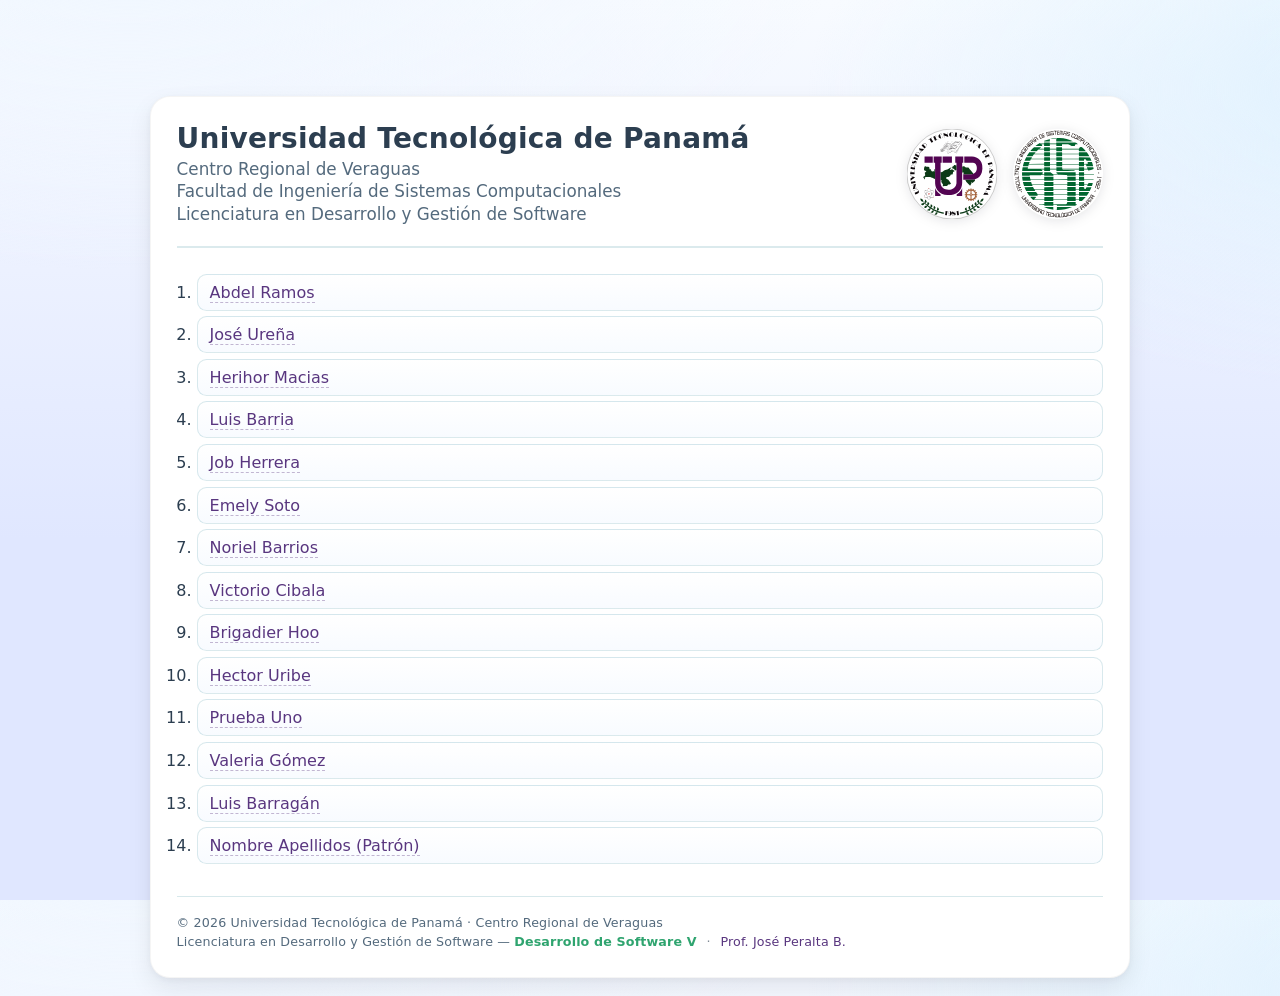
<file: site/index.html>
<!DOCTYPE html>
<html lang="es">
<head>
  <meta charset="utf-8" />
  <meta name="viewport" content="width=device-width,initial-scale=1" />
  <title>Portafolio de Estudiantes — Desarrollo de Software V</title>
  <meta name="description" content="Portafolio de estudiantes de la asignatura Desarrollo de Software V — UTP FISC Veraguas." />
  <link rel="stylesheet" href="./assets/css/style.css" />
</head>
<body>
  <!-- Enlaces de salto por accesibilidad -->
  <a class="skip-link" href="#contenido">Saltar al contenido</a>

  <main class="container" id="contenido" role="main">
    <header class="header">
      <div class="titulos">
        <h1>Universidad Tecnológica de Panamá</h1>
        <p class="sub">Centro Regional de Veraguas</p>
        <p class="sub">Facultad de Ingeniería de Sistemas Computacionales</p>
        <p class="sub">Licenciatura en Desarrollo y Gestión de Software</p>
      </div>

      <div class="logos">
        <!-- width/height ayudan a evitar “saltos” de layout -->
        <img class="logo" src="./assets/img/logo-utp.svg" alt="Logo UTP" width="90" height="90" />
        <img class="logo" src="./assets/img/logo-fisc.svg" alt="Logo FISC" width="90" height="90" />
      </div>
    </header>

    <section class="curso">
      <ol class="lista-estudiantes">
        <!-- ================================================================ -->
        <!-- INSERTA TU ENLACE AQUÍ, COMO PRIMER ELEMENTO DE LA LISTA.        -->
        <!-- Copia el bloque <li> de abajo, pégalo justo debajo de este       -->
        <!-- comentario y cambia la ruta y el nombre por los tuyos.           -->
        <!-- No lo pongas al final ni en medio: va siempre aquí arriba.       -->
        <!-- ================================================================ -->
         <li>
          <a class="enlace-estudiante" href="./alumnos/ramos-abdel/about-ramos-abdel.html">
            Abdel Ramos
          </a>
        </li>
        <li>
          <a class="enlace-estudiante" href="./alumnos/urena-jose/about-urena-jose.html">
            José Ureña
          </a>
        </li>
        <li>
          <a class="enlace-estudiante" href="./alumnos/macias-herihor/about-macias-herihor.html">
            Herihor Macias
          </a>
        </li>
        <li>
          <a class="enlace-estudiante" href="./alumnos/barria-luis/about-barria-luis.html">
            Luis Barria
          </a>
        </li>
        <li>
          <a class="enlace-estudiante" href="./alumnos/herrera-job/about-herrera-job.html">
            Job Herrera
          </a>
        </li>
        <li>
          <a class="enlace-estudiante" href="./alumnos/soto-emely/about-soto-emely.html">
            Emely Soto
          </a>
        </li>
        <li>
          <a class="enlace-estudiante" href="./alumnos/barrios-noriel/about-barrios-noriel.html">
            Noriel Barrios
          </a>
        </li>
        <li>
          <a class="enlace-estudiante" href="./alumnos/cibala-victorio/about-cibala-victorio.html">
            Victorio Cibala
          </a>
        </li>
        <li>
          <a class="enlace-estudiante" href="./alumnos/hoo-brigadier/about-hoo-brigadier.html">
            Brigadier Hoo
          </a>
        </li>
        <li>
          <a class="enlace-estudiante" href="./alumnos/uribe-hector/about-uribe-hector.html">
            Hector Uribe
          </a>
        </li>
        <li>
          <a class="enlace-estudiante" href="./alumnos/prueba-uno/about-prueba-uno.html">
            Prueba Uno
          </a>
        </li>
        <li>
          <a class="enlace-estudiante" href="./alumnos/gomez-valeria/about-gomez-valeria.html">
            Valeria Gómez
          </a>
        </li>
        <li>
          <a class="enlace-estudiante" href="./alumnos/barragan-luis/about-barragan-luis.html">
            Luis Barragán
          </a>
        </li>
        <li>
          <a class="enlace-estudiante" href="./alumnos/apellidos-nombre/about-apellidos-nombre.html">
            Nombre Apellidos (Patrón)
          </a>
        </li>
      </ol>
    </section>

    <footer class="footer">
      <small>
        © 2026 Universidad Tecnológica de Panamá · Centro Regional de Veraguas<br />
        Licenciatura en Desarrollo y Gestión de Software —
        <span class="accent-course">Desarrollo de Software V</span>
        <span class="sep">·</span>
        <span class="accent-prof">Prof. José Peralta B.</span>
      </small>
    </footer>
  </main>
</body>
</html>
</file>
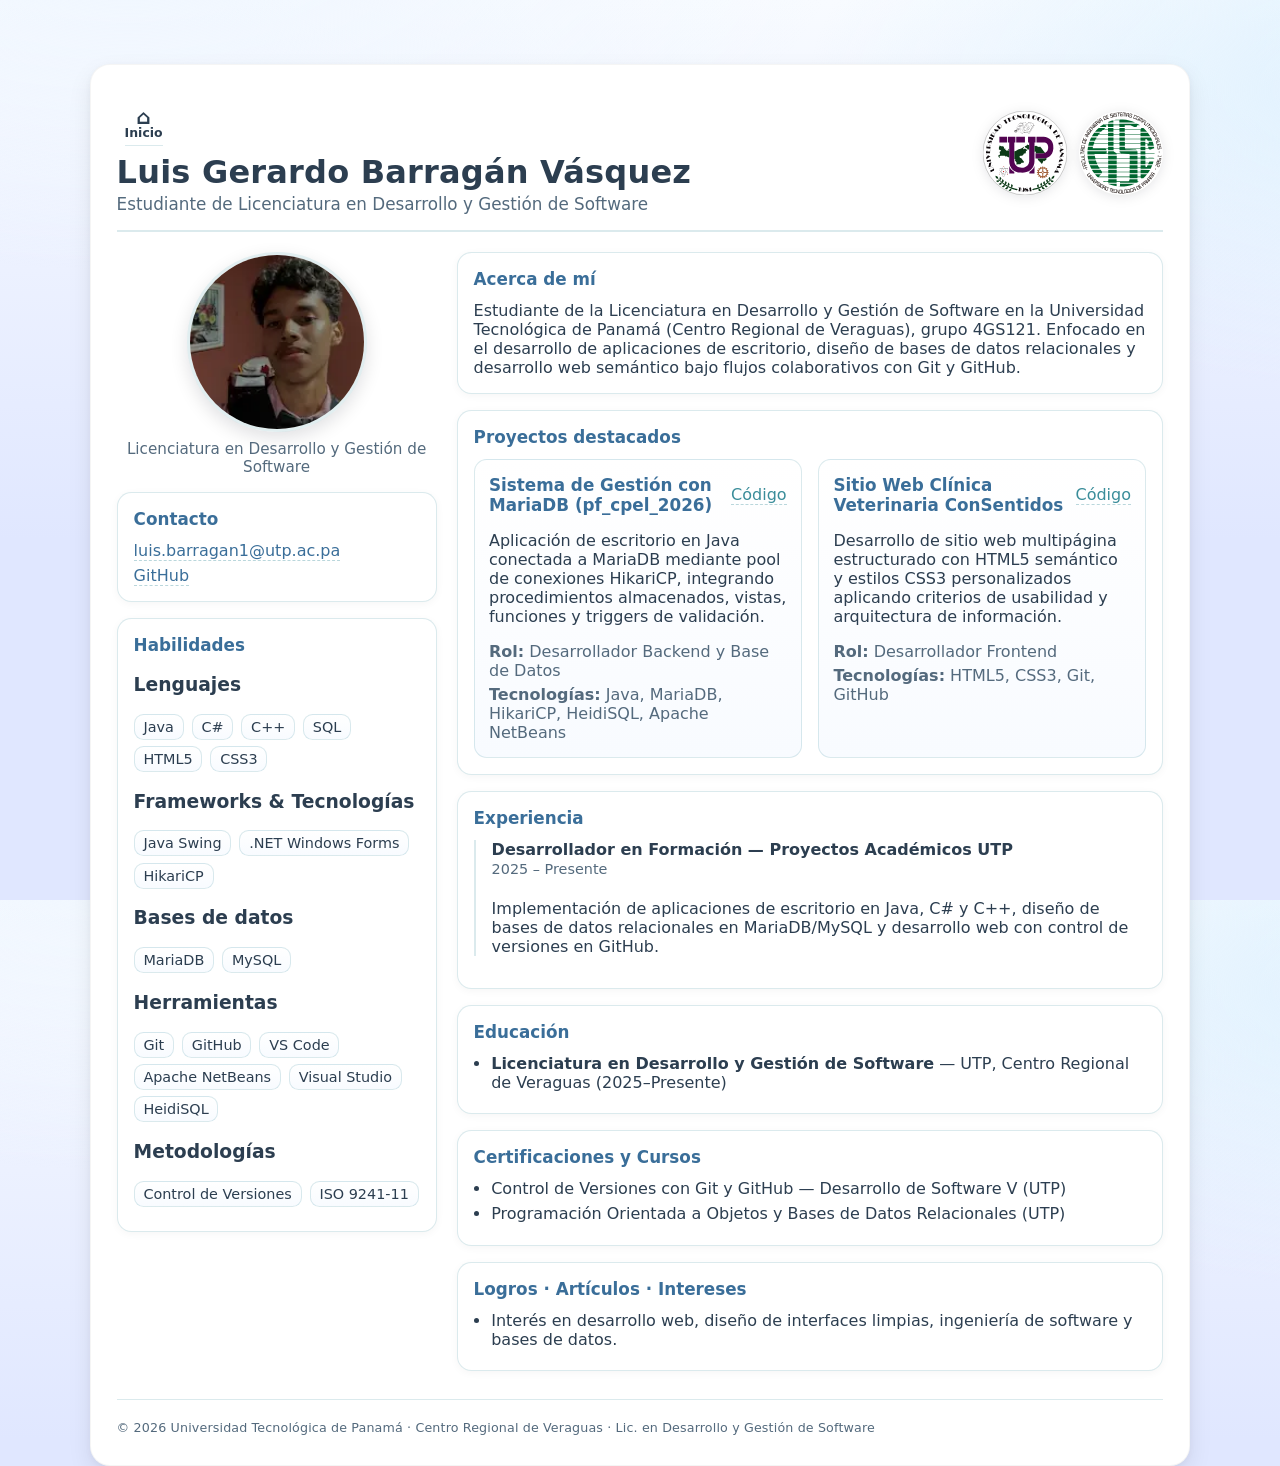
<file: site/alumnos/barragan-luis/about-barragan-luis.html>
<!-- file: site/alumnos/barragan-luis/about-barragan-luis.html -->
<!DOCTYPE html>
<html lang="es">
  <head>
    <meta charset="utf-8" />
    <meta name="viewport" content="width=device-width,initial-scale=1" />
    <title>Luis Gerardo Barragán Vásquez — Perfil</title>

    <!-- CSS específico de esta página -->
    <link rel="stylesheet" href="./assets/css/about-barragan-luis.css" />

    <!-- Descripción breve (práctica de metadatos/SEO) -->
    <meta
      name="description"
      content="Perfil de estudiante — Licenciatura en Desarrollo y Gestión de Software (UTP FISC Veraguas)"
    />
  </head>
  <body>
    <!-- Contenedor principal (layout en Grid definido en el CSS) -->
    <div class="page-grid">
      <header class="header">
        <div class="titulos">
          <!-- Navegación mínima (breadcrumb) -->
          <div class="top-actions">
            <nav class="tabs-left" aria-label="Navegación">
              <a href="../../index.html" class="tab-link is-active">
                <span class="ico" aria-hidden="true">&#8962;</span>
                <span class="label">Inicio</span>
              </a>
            </nav>
          </div>

          <h1 class="nombre">Luis Gerardo Barragán Vásquez</h1>
          <p class="tagline">Estudiante de Licenciatura en Desarrollo y Gestión de Software</p>
        </div>

        <!-- Logos institucionales (no cambiar rutas) -->
        <div class="logos">
          <img
            class="logo"
            src="../../assets/img/logo-utp.svg"
            alt="Logo UTP"
          />
          <img
            class="logo"
            src="../../assets/img/logo-fisc.svg"
            alt="Logo FISC"
          />
        </div>
      </header>

      <!-- Columna izquierda (foto + contacto + habilidades) -->
      <aside class="sidebar">
        <figure class="perfil">
          <img
            src="./assets/img/foto-barragan-luis-480.webp"
            srcset="
              ./assets/img/foto-barragan-luis-160.webp 160w,
              ./assets/img/foto-barragan-luis-320.webp 320w,
              ./assets/img/foto-barragan-luis-480.webp 480w,
              ./assets/img/foto-barragan-luis-640.webp 640w
            "
            sizes="(max-width: 700px) 128px, 160px"
            alt="Luis Gerardo Barragán Vásquez, estudiante de LDGS UTP FISC Veraguas"
            width="160"
            height="160"
            loading="lazy"
            decoding="async"
          />
          <figcaption>
            Licenciatura en Desarrollo y Gestión de Software
          </figcaption>
        </figure>

        <section class="contacto card">
          <h2>Contacto</h2>
          <ul class="lista-contacto">
            <li>
              <a href="mailto:luis.barragan1@utp.ac.pa">luis.barragan1@utp.ac.pa</a>
            </li>
            <li>
              <a target="_blank" rel="noopener" href="https://github.com/Luis-G-Barragan">GitHub</a>
            </li>
          </ul>
        </section>

        <section class="skills card">
          <h2>Habilidades</h2>

          <h3>Lenguajes</h3>
          <div class="chips">
            <span class="chip">Java</span>
            <span class="chip">C#</span>
            <span class="chip">C++</span>
            <span class="chip">SQL</span>
            <span class="chip">HTML5</span>
            <span class="chip">CSS3</span>
          </div>

          <h3>Frameworks & Tecnologías</h3>
          <div class="chips">
            <span class="chip">Java Swing</span>
            <span class="chip">.NET Windows Forms</span>
            <span class="chip">HikariCP</span>
          </div>

          <h3>Bases de datos</h3>
          <div class="chips">
            <span class="chip">MariaDB</span>
            <span class="chip">MySQL</span>
          </div>

          <h3>Herramientas</h3>
          <div class="chips">
            <span class="chip">Git</span>
            <span class="chip">GitHub</span>
            <span class="chip">VS Code</span>
            <span class="chip">Apache NetBeans</span>
            <span class="chip">Visual Studio</span>
            <span class="chip">HeidiSQL</span>
          </div>

          <h3>Metodologías</h3>
          <div class="chips">
            <span class="chip">Control de Versiones</span>
            <span class="chip">ISO 9241-11</span>
          </div>
        </section>
      </aside>

      <!-- Columna derecha (contenido principal) -->
      <main class="contenido">
        <section class="resumen card">
          <h2>Acerca de mí</h2>
          <p>
            Estudiante de la Licenciatura en Desarrollo y Gestión de Software en la Universidad Tecnológica de Panamá (Centro Regional de Veraguas), grupo 4GS121. Enfocado en el desarrollo de aplicaciones de escritorio, diseño de bases de datos relacionales y desarrollo web semántico bajo flujos colaborativos con Git y GitHub.
          </p>
        </section>

        <section class="proyectos card">
          <h2>Proyectos destacados</h2>
          <div class="proyectos-flex">
            <article class="proyecto">
              <header class="proyecto-head">
                <h3>Sistema de Gestión con MariaDB (pf_cpel_2026)</h3>
                <div class="proyecto-links">
                  <a target="_blank" rel="noopener" href="https://github.com/Luis-G-Barragan">Código</a>
                </div>
              </header>
              <p>
                Aplicación de escritorio en Java conectada a MariaDB mediante pool de conexiones HikariCP, integrando procedimientos almacenados, vistas, funciones y triggers de validación.
              </p>
              <p class="rol"><strong>Rol:</strong> Desarrollador Backend y Base de Datos</p>
              <p class="tech"><strong>Tecnologías:</strong> Java, MariaDB, HikariCP, HeidiSQL, Apache NetBeans</p>
            </article>

            <article class="proyecto">
              <header class="proyecto-head">
                <h3>Sitio Web Clínica Veterinaria ConSentidos</h3>
                <div class="proyecto-links">
                  <a target="_blank" rel="noopener" href="https://github.com/Luis-G-Barragan">Código</a>
                </div>
              </header>
              <p>
                Desarrollo de sitio web multipágina estructurado con HTML5 semántico y estilos CSS3 personalizados aplicando criterios de usabilidad y arquitectura de información.
              </p>
              <p class="rol"><strong>Rol:</strong> Desarrollador Frontend</p>
              <p class="tech"><strong>Tecnologías:</strong> HTML5, CSS3, Git, GitHub</p>
            </article>
          </div>
        </section>

        <section class="experiencia card">
          <h2>Experiencia</h2>
          <ul class="timeline">
            <li>
              <div class="item">
                <h3>Desarrollador en Formación — Proyectos Académicos UTP</h3>
                <span class="meta">2025 – Presente</span>
                <p>
                  Implementación de aplicaciones de escritorio en Java, C# y C++, diseño de bases de datos relacionales en MariaDB/MySQL y desarrollo web con control de versiones en GitHub.
                </p>
              </div>
            </li>
          </ul>
        </section>

        <section class="educacion card">
          <h2>Educación</h2>
          <ul class="listado-simple">
            <li>
              <strong>Licenciatura en Desarrollo y Gestión de Software</strong>
              — UTP, Centro Regional de Veraguas (2025–Presente)
            </li>
          </ul>
        </section>

        <section class="certificaciones card">
          <h2>Certificaciones y Cursos</h2>
          <ul class="listado-simple">
            <li>Control de Versiones con Git y GitHub — Desarrollo de Software V (UTP)</li>
            <li>Programación Orientada a Objetos y Bases de Datos Relacionales (UTP)</li>
          </ul>
        </section>

        <section class="extra card">
          <h2>Logros · Artículos · Intereses</h2>
          <ul class="listado-simple">
            <li>Interés en desarrollo web, diseño de interfaces limpias, ingeniería de software y bases de datos.</li>
          </ul>
        </section>
      </main>

      <footer class="footer">
        <small>
          © 2026 Universidad Tecnológica de Panamá · Centro Regional de Veraguas
          · Lic. en Desarrollo y Gestión de Software
        </small>
      </footer>
    </div>
  </body>
</html>
</file>
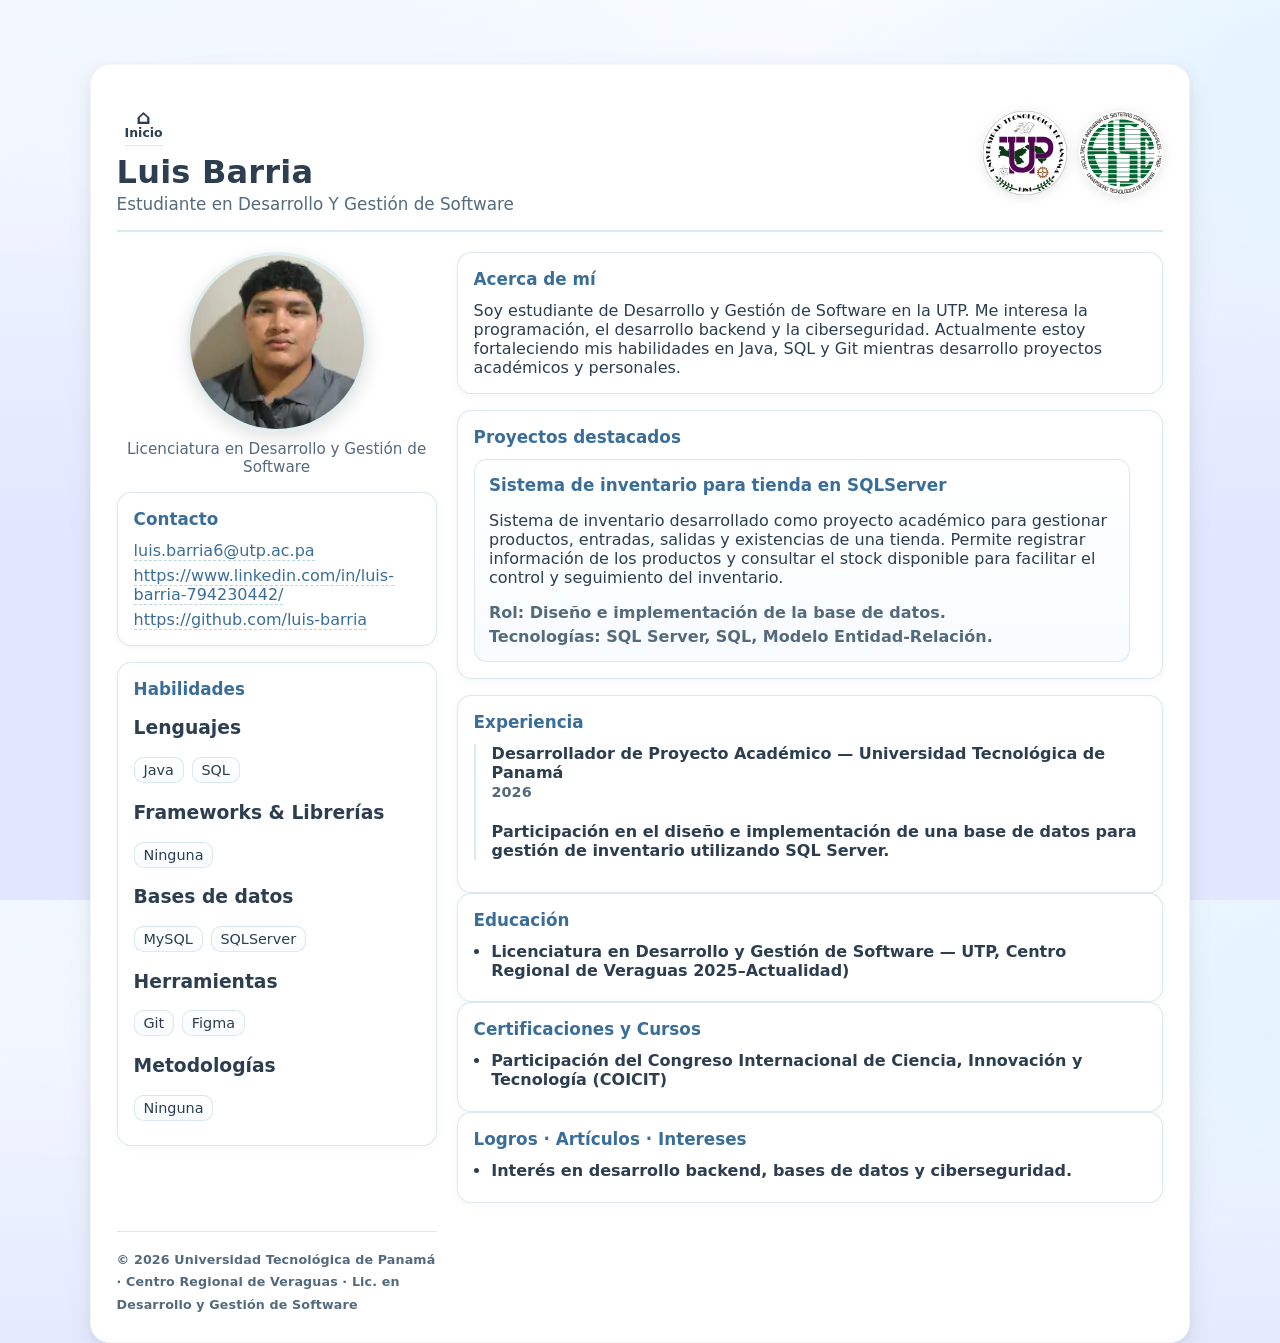
<file: site/alumnos/barria-luis/about-barria-luis.html>
<!-- file: site/alumnos/barria-luis/about-barria-luis.html -->
<!--
  PLANTILLA DE PERFIL — HTML
  ──────────────────────────────────────────────────────────────
  ESTA ES LA PLANTILLA. No la edites: copia la carpeta completa
  site/alumnos/apellidos-nombre/ y renómbrala con tus datos.

  Qué editar en tu copia:
    • Este comentario de la primera línea (la ruta debe ser la tuya).
    • El <title> y el <link> a tu hoja de estilos.
    • Nombre, tagline y todos los marcadores con la forma {{TEXTO}}.
    • Las cuatro rutas de la fotografía (src y srcset).
  Qué NO cambiar:
    • Estructura (header / aside / main / footer).
    • Rutas a los logos institucionales (../../assets/img/).

  Nombres de archivo de tu copia, si te llamas Luis Barria:
    about-luis-barria.html
    assets/css/about-barria-luis.css
    assets/img/foto-barria-luis-{160,320,480,640}.webp
-->
<!DOCTYPE html>
<html lang="es">
  <head>
    <meta charset="utf-8" />
    <meta name="viewport" content="width=device-width,initial-scale=1" />
    <title>Luis Barria — Perfil</title>

    <!-- CSS específico de esta página -->
    <link rel="stylesheet" href="./assets/css/about-barria-luis.css" />

    <!-- Descripción breve (práctica de metadatos/SEO) -->
    <meta
      name="description"
      content="Perfil de estudiante — Licenciatura en Desarrollo y Gestión de Software (UTP FISC Veraguas)"
    />
  </head>
  <body>
    <!-- Contenedor principal (layout en Grid definido en el CSS) -->
    <div class="page-grid">
      <header class="header">
        <div class="titulos">
          <!-- Navegación mínima (breadcrumb). Puedes añadir más tabs si el profe lo pide -->
          <div class="top-actions">
            <nav class="tabs-left" aria-label="Navegación">
              <a href="../../index.html" class="tab-link is-active">
                <span class="ico" aria-hidden="true">&#8962;</span>
                <span class="label">Inicio</span>
              </a>
            </nav>
          </div>

          <!-- EDITA: nombre y tagline -->
          <h1 class="nombre">Luis Barria</h1>
          <p class="tagline">Estudiante en Desarrollo Y Gestión de Software</p>
        </div>

        <!-- Logos institucionales (no cambiar rutas) -->
        <div class="logos">
          <img
            class="logo"
            src="../../assets/img/logo-utp.svg"
            alt="Logo UTP"
          />
          <img
            class="logo"
            src="../../assets/img/logo-fisc.svg"
            alt="Logo FISC"
          />
        </div>
      </header>

      <!-- Columna izquierda (foto + contacto + habilidades) -->
      <aside class="sidebar">
        <figure class="perfil">
          <img
            src="./assets/img/foto-barria-luis-480.webp"
            srcset="
              ./assets/img/foto-barria-luis-160.webp 160w,
              ./assets/img/foto-barria-luis-320.webp 320w,
              ./assets/img/foto-barria-luis-480.webp 480w,
              ./assets/img/foto-barria-luis-640.webp 640w
            "
            sizes="(max-width: 700px) 128px, 160px"
            alt="Luis Barria, estudiante de LDGS UTP FISC Veraguas"
            width="160"
            height="160"
            loading="lazy"
            decoding="async"
          />
          <figcaption>
            Licenciatura en Desarrollo y Gestión de Software
          </figcaption>
        </figure>

        <section class="contacto card">
          <h2>Contacto</h2>
          <ul class="lista-contacto">
            <li>
              <a href="mailto:luis.barria6@utp.ac.pa">luis.barria6@utp.ac.pa</a>
            </li>
            <li>
              <a target="_blank" rel="noopener" href="https://www.linkedin.com/in/luis-barria-794230442/">https://www.linkedin.com/in/luis-barria-794230442/</a>
            </li>
            <li>
              <a target="_blank" rel="noopener" href="https://github.com/luis-barria">https://github.com/luis-barria</a>
            </li>
          </ul>
        </section>

        <!-- Añade o quita chips según tus tecnologías reales -->
        <section class="skills card">
          <h2>Habilidades</h2>

          <h3>Lenguajes</h3>
          <div class="chips">
            <span class="chip">Java</span>
            <span class="chip">SQL</span>
          </div>

          <h3>Frameworks & Librerías</h3>
          <div class="chips">
            <span class="chip">Ninguna</span>
          </div>

          <h3>Bases de datos</h3>
          <div class="chips">
            <span class="chip">MySQL</span>
            <span class="chip">SQLServer</span>

          </div>

          <h3>Herramientas</h3>
          <div class="chips">
            <span class="chip">Git</span>
            <span class="chip">Figma</span>
          </div>

          <h3>Metodologías</h3>
          <div class="chips">
            <span class="chip">Ninguna</span>
          </div>
        </section>
      </aside>

      <!-- Columna derecha (contenido principal) -->
      <main class="contenido">
        <section class="resumen card">
          <h2>Acerca de mí</h2>
          <p>Soy estudiante de Desarrollo y Gestión de Software en la UTP. Me interesa la programación, el desarrollo backend y la ciberseguridad. Actualmente estoy fortaleciendo mis habilidades en Java, SQL y Git mientras desarrollo proyectos académicos y personales.</p>
        </section>

        <!-- Duplica <article.proyecto> por cada proyecto -->
        <section class="proyectos card">
          <h2>Proyectos destacados</h2>
          <div class="proyectos-flex">
            <article class="proyecto">
              <header class="proyecto-head">
                <h3>Sistema de inventario para tienda en SQLServer</h3>
              </header>
              <p>Sistema de inventario desarrollado como proyecto académico para gestionar productos, entradas, salidas y existencias de una tienda. Permite registrar información de los productos y consultar el stock disponible para facilitar el control y seguimiento del inventario.</p>
              <p class="rol"><strong>Rol: Diseño e implementación de la base de datos.</p>
              <p class="tech"><strong>Tecnologías: SQL Server, SQL, Modelo Entidad-Relación.</p>
            </article>
          </div>
        </section>

        <section class="experiencia card">
          <h2>Experiencia</h2>
          <ul class="timeline">
            <li>
              <div class="item">
                <h3>Desarrollador de Proyecto Académico — Universidad Tecnológica de Panamá</h3>
                <span class="meta">2026</span>
                <p>Participación en el diseño e implementación de una base de datos para gestión de inventario utilizando SQL Server.</p>
              </div>
            </li>
          </ul>
        </section>

        <section class="educacion card">
          <h2>Educación</h2>
          <ul class="listado-simple">
            <li>
              <strong>Licenciatura en Desarrollo y Gestión de Software</strong>
              — UTP, Centro Regional de Veraguas 2025–Actualidad)
            </li>
          </ul>
        </section>

        <section class="certificaciones card">
          <h2>Certificaciones y Cursos</h2>
          <ul class="listado-simple">
            <li>Participación del Congreso Internacional de Ciencia, Innovación y Tecnología (COICIT)</li>
          </ul>
        </section>

        <section class="extra card">
          <h2>Logros · Artículos · Intereses</h2>
          <ul class="listado-simple">
            <li>Interés en desarrollo backend, bases de datos y ciberseguridad.</li>
          </ul>
        </section>
      </main>

      <footer class="footer">
        <small>
          © 2026 Universidad Tecnológica de Panamá · Centro Regional de Veraguas
          · Lic. en Desarrollo y Gestión de Software
        </small>
      </footer>
    </div>
  </body>
</html>
</file>
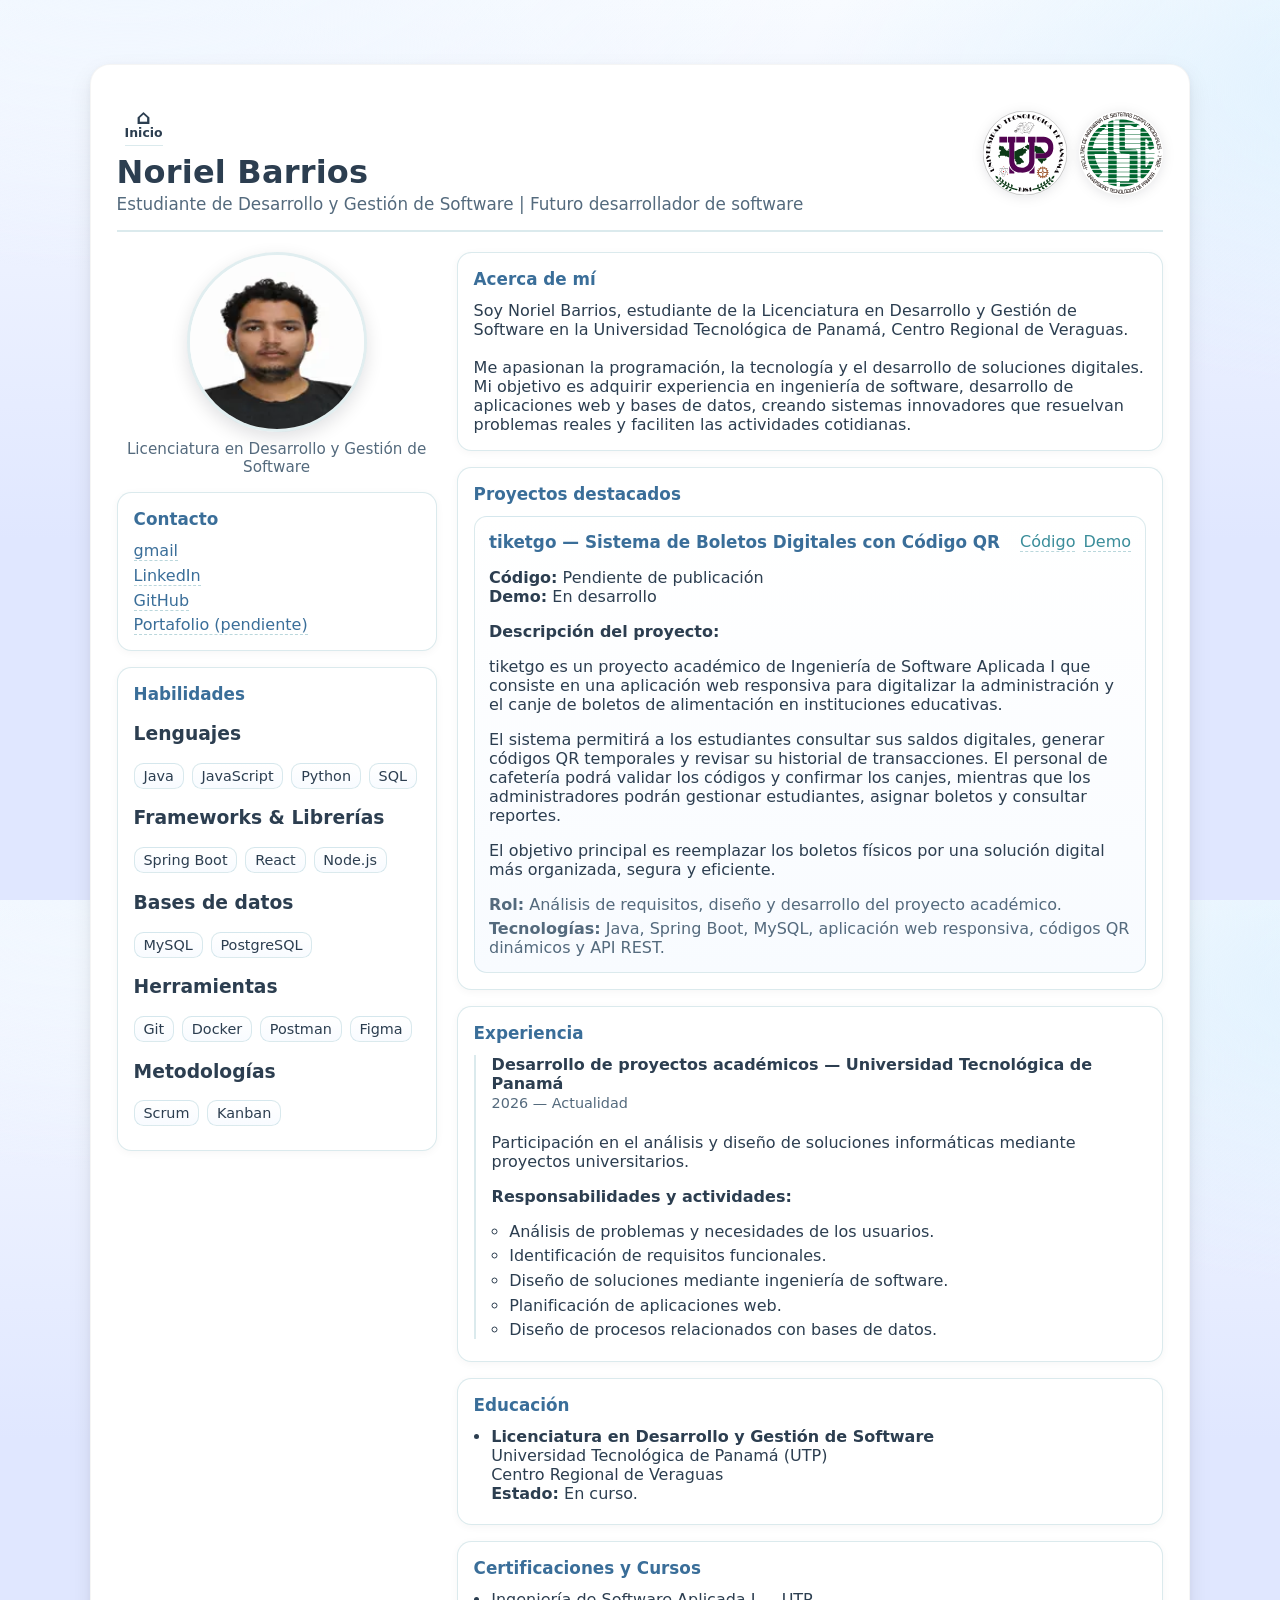
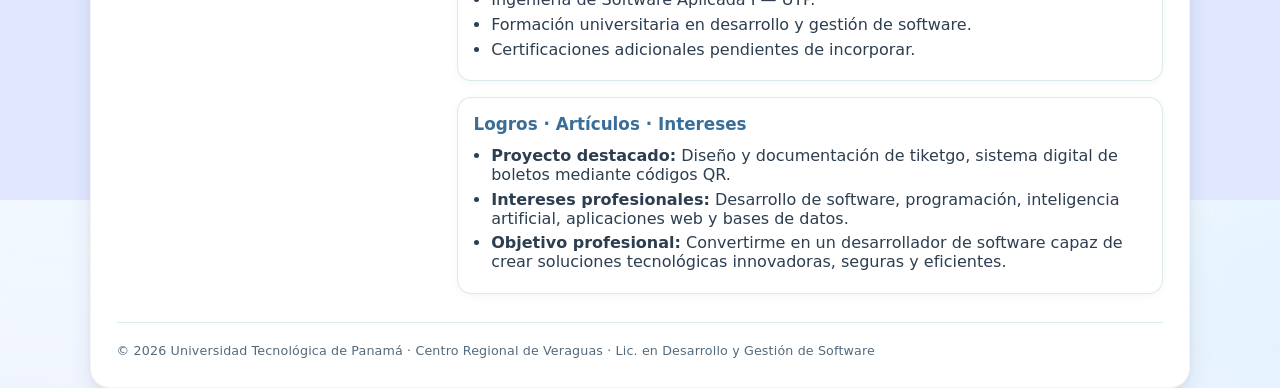
<file: site/alumnos/barrios-noriel/about-barrios-noriel.html>
<!-- file: site/alumnos/barrios-noriel/about-barrios-noriel.html -->
<!--
  PLANTILLA DE PERFIL — HTML
  ──────────────────────────────────────────────────────────────
  ESTA ES LA PLANTILLA. No la edites: copia la carpeta completa
  site/alumnos/apellidos-nombre/ y renómbrala con tus datos.

  Qué editar en tu copia:
    • Este comentario de la primera línea (la ruta debe ser la tuya).
    • El <title> y el <link> a tu hoja de estilos.
    • Nombre, tagline y todos los marcadores con la forma {{TEXTO}}.
    • Las cuatro rutas de la fotografía (src y srcset).
  Qué NO cambiar:
    • Estructura (header / aside / main / footer).
    • Rutas a los logos institucionales (../../assets/img/).

  Nombres de archivo de tu copia, si te llamas Juan Pérez:
    about-perez-juan.html
    assets/css/about-perez-juan.css
    assets/img/foto-perez-juan-{160,320,480,640}.webp
-->
<!DOCTYPE html>
<html lang="es">
  <head>
    <meta charset="utf-8" />
    <meta name="viewport" content="width=device-width,initial-scale=1" />
    <title>Noriel Barrios — Perfil</title>

    <!-- CSS específico de esta página -->
    <link rel="stylesheet" href="./assets/css/about-barrios-noriel.css" />

    <!-- Descripción breve (práctica de metadatos/SEO) -->
    <meta
      name="description"
      content="Perfil de estudiante — Licenciatura en Desarrollo y Gestión de Software (UTP FISC Veraguas)"
    />
  </head>
  <body>
    <!-- Contenedor principal (layout en Grid definido en el CSS) -->
    <div class="page-grid">
      <header class="header">
        <div class="titulos">
          <!-- Navegación mínima (breadcrumb). Puedes añadir más tabs si el profe lo pide -->
          <div class="top-actions">
            <nav class="tabs-left" aria-label="Navegación">
              <a href="../../index.html" class="tab-link is-active">
                <span class="ico" aria-hidden="true">&#8962;</span>
                <span class="label">Inicio</span>
              </a>
            </nav>
          </div>

          <!-- EDITA: nombre y tagline -->
          <h1 class="nombre">Noriel Barrios</h1>
          <p class="tagline">Estudiante de Desarrollo y Gestión de Software | Futuro desarrollador de software</p>
        </div>

        <!-- Logos institucionales (no cambiar rutas) -->
        <div class="logos">
          <img
            class="logo"
            src="../../assets/img/logo-utp.svg"
            alt="Logo UTP"
          />
          <img
            class="logo"
            src="../../assets/img/logo-fisc.svg"
            alt="Logo FISC"
          />
        </div>
      </header>

      <!-- Columna izquierda (foto + contacto + habilidades) -->
      <aside class="sidebar">
        <figure class="perfil">
          <img
            src="./assets/img/foto-barrios-noriel-480.webp"
            srcset="
              ./assets/img/foto-barrios-noriel-160.webp 160w,
              ./assets/img/foto-barrios-noriel-320.webp 320w,
              ./assets/img/foto-barrios-noriel-480.webp 480w,
              ./assets/img/foto-barrios-noriel-640.webp 640w
            "
            sizes="(max-width: 700px) 128px, 160px"
            alt="Noriel Barrios, estudiante de Desarrollo y Gestión de Software en la UTP, Centro Regional de Veraguas"
            width="160"
            height="160"
            loading="lazy"
            decoding="async"
          />
          <figcaption>
            Licenciatura en Desarrollo y Gestión de Software
          </figcaption>
        </figure>

        <section class="contacto card">
          <h2>Contacto</h2>
          <ul class="lista-contacto">
            <li>
              <a href="mailto:noriel.barrios@utp.ac.pa">gmail</a>
            </li>
            <li>
              <a target="_blank" rel="noopener" href="https://www.linkedin.com/in/noriel-barrios-1b987333a">LinkedIn</a>
            </li>
            <li>
              <a target="_blank" rel="noopener" href="https://github.com/noriel-utp">GitHub</a>
            </li>
            <li>
              <a aria-disabled="true" title="Enlace pendiente">Portafolio (pendiente)</a>
            </li>
          </ul>
        </section>

        <!-- Añade o quita chips según tus tecnologías reales -->
        <section class="skills card">
          <h2>Habilidades</h2>

          <h3>Lenguajes</h3>
          <div class="chips">
            <span class="chip">Java</span>
            <span class="chip">JavaScript</span>
            <span class="chip">Python</span>
            <span class="chip">SQL</span>
          </div>

          <h3>Frameworks & Librerías</h3>
          <div class="chips">
            <span class="chip">Spring Boot</span>
            <span class="chip">React</span>
            <span class="chip">Node.js</span>
          </div>

          <h3>Bases de datos</h3>
          <div class="chips">
            <span class="chip">MySQL</span>
            <span class="chip">PostgreSQL</span>
          </div>

          <h3>Herramientas</h3>
          <div class="chips">
            <span class="chip">Git</span>
            <span class="chip">Docker</span>
            <span class="chip">Postman</span>
            <span class="chip">Figma</span>
          </div>

          <h3>Metodologías</h3>
          <div class="chips">
            <span class="chip">Scrum</span>
            <span class="chip">Kanban</span>
          </div>
        </section>
      </aside>

      <!-- Columna derecha (contenido principal) -->
      <main class="contenido">
        <section class="resumen card">
          <h2>Acerca de mí</h2>
          <p>
            Soy Noriel Barrios, estudiante de la Licenciatura en Desarrollo y
            Gestión de Software en la Universidad Tecnológica de Panamá,
            Centro Regional de Veraguas.
            <br /><br />
            Me apasionan la programación, la tecnología y el desarrollo de
            soluciones digitales. Mi objetivo es adquirir experiencia en
            ingeniería de software, desarrollo de aplicaciones web y bases de
            datos, creando sistemas innovadores que resuelvan problemas reales
            y faciliten las actividades cotidianas.
          </p>
        </section>

        <!-- Duplica <article.proyecto> por cada proyecto -->
        <section class="proyectos card">
          <h2>Proyectos destacados</h2>
          <div class="proyectos-flex">
            <article class="proyecto">
              <header class="proyecto-head">
                <h3>tiketgo — Sistema de Boletos Digitales con Código QR</h3>
                <div class="proyecto-links">
                  <a aria-disabled="true" title="Pendiente de publicación">Código</a>
                  <a aria-disabled="true" title="En desarrollo">Demo</a>
                </div>
              </header>
              <p><strong>Código:</strong> Pendiente de publicación<br />
                <strong>Demo:</strong> En desarrollo</p>
              <p><strong>Descripción del proyecto:</strong></p>
              <p>
                tiketgo es un proyecto académico de Ingeniería de Software
                Aplicada I que consiste en una aplicación web responsiva para
                digitalizar la administración y el canje de boletos de
                alimentación en instituciones educativas.
              </p>
              <p>
                El sistema permitirá a los estudiantes consultar sus saldos
                digitales, generar códigos QR temporales y revisar su historial
                de transacciones. El personal de cafetería podrá validar los
                códigos y confirmar los canjes, mientras que los administradores
                podrán gestionar estudiantes, asignar boletos y consultar reportes.
              </p>
              <p>
                El objetivo principal es reemplazar los boletos físicos por una
                solución digital más organizada, segura y eficiente.
              </p>
              <p class="rol"><strong>Rol:</strong> Análisis de requisitos, diseño y desarrollo del proyecto académico.</p>
              <p class="tech"><strong>Tecnologías:</strong> Java, Spring Boot, MySQL, aplicación web responsiva, códigos QR dinámicos y API REST.</p>
            </article>
          </div>
        </section>

        <section class="experiencia card">
          <h2>Experiencia</h2>
          <ul class="timeline">
            <li>
              <div class="item">
                <h3>Desarrollo de proyectos académicos — Universidad Tecnológica de Panamá</h3>
                <span class="meta">2026 — Actualidad</span>
                <p>Participación en el análisis y diseño de soluciones informáticas mediante proyectos universitarios.</p>
                <p><strong>Responsabilidades y actividades:</strong></p>
                <ul class="listado-simple">
                  <li>Análisis de problemas y necesidades de los usuarios.</li>
                  <li>Identificación de requisitos funcionales.</li>
                  <li>Diseño de soluciones mediante ingeniería de software.</li>
                  <li>Planificación de aplicaciones web.</li>
                  <li>Diseño de procesos relacionados con bases de datos.</li>
                </ul>
              </div>
            </li>
          </ul>
        </section>

        <section class="educacion card">
          <h2>Educación</h2>
          <ul class="listado-simple">
            <li>
              <strong>Licenciatura en Desarrollo y Gestión de Software</strong>
              <br />Universidad Tecnológica de Panamá (UTP)
              <br />Centro Regional de Veraguas
              <br /><strong>Estado:</strong> En curso.
            </li>
          </ul>
        </section>

        <section class="certificaciones card">
          <h2>Certificaciones y Cursos</h2>
          <ul class="listado-simple">
            <li>Ingeniería de Software Aplicada I — UTP.</li>
            <li>Formación universitaria en desarrollo y gestión de software.</li>
            <li>Certificaciones adicionales pendientes de incorporar.</li>
          </ul>
        </section>

        <section class="extra card">
          <h2>Logros · Artículos · Intereses</h2>
          <ul class="listado-simple">
            <li><strong>Proyecto destacado:</strong> Diseño y documentación de tiketgo, sistema digital de boletos mediante códigos QR.</li>
            <li><strong>Intereses profesionales:</strong> Desarrollo de software, programación, inteligencia artificial, aplicaciones web y bases de datos.</li>
            <li><strong>Objetivo profesional:</strong> Convertirme en un desarrollador de software capaz de crear soluciones tecnológicas innovadoras, seguras y eficientes.</li>
          </ul>
        </section>
      </main>

      <footer class="footer">
        <small>
          © 2026 Universidad Tecnológica de Panamá · Centro Regional de Veraguas
          · Lic. en Desarrollo y Gestión de Software
        </small>
      </footer>
    </div>
  </body>
</html>
</file>
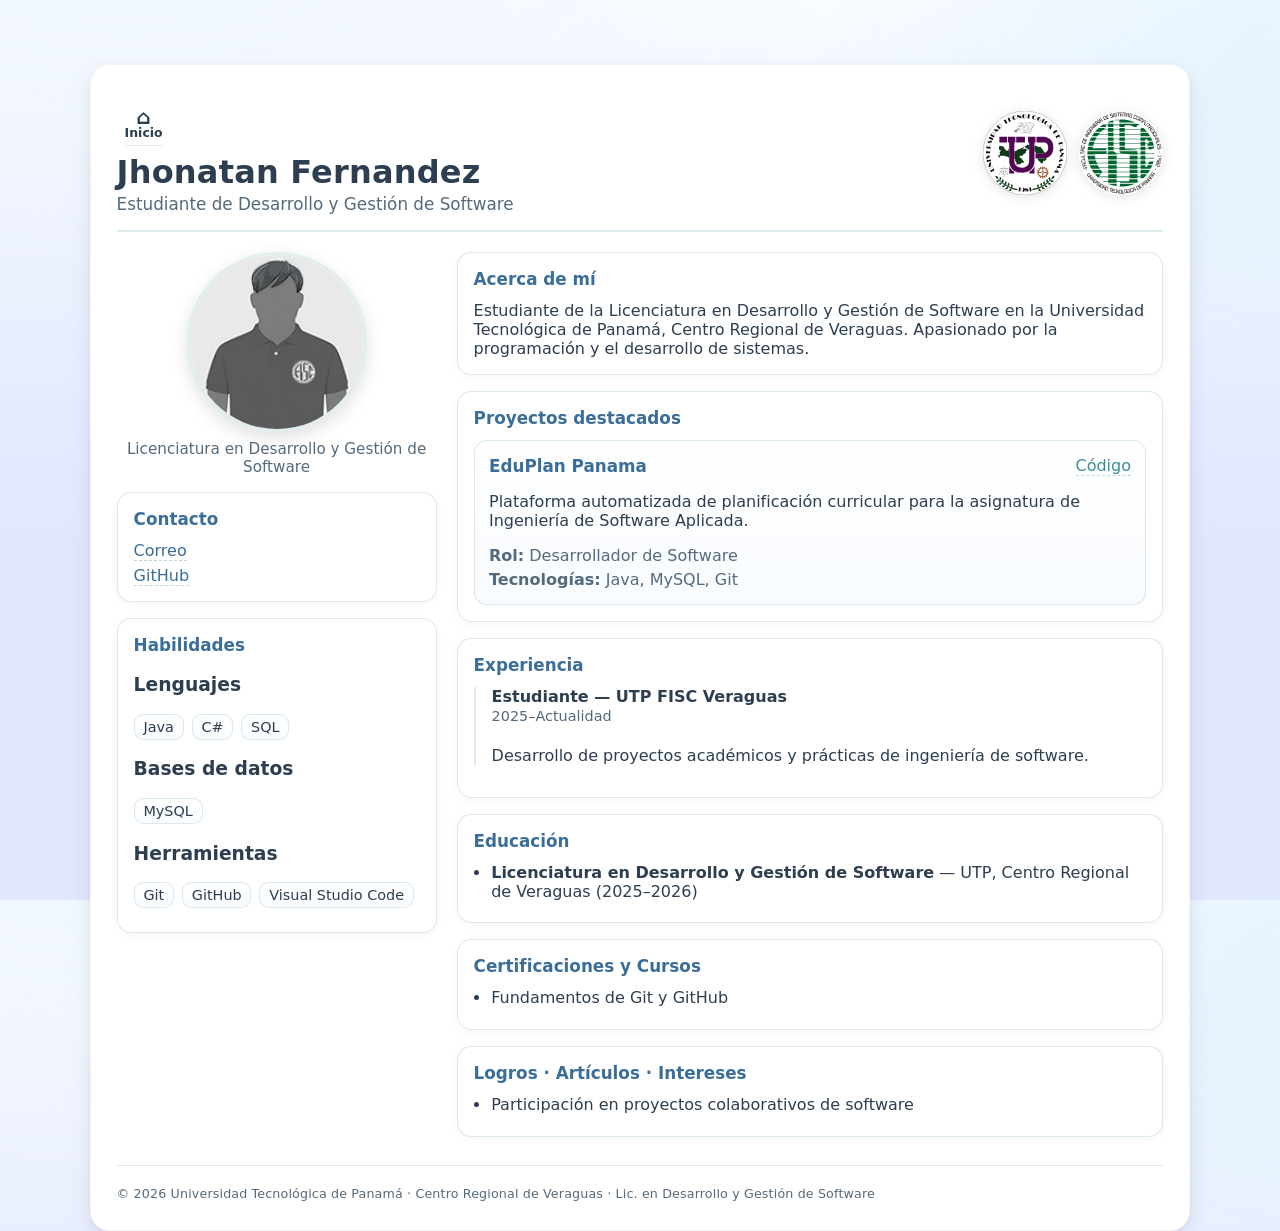
<file: site/alumnos/fernandez-jhonatan/about-fernandez-jhonatan.html>
<!-- file: site/alumnos/fernandez-jhonatan/about-fernandez-jhonatan.html -->
<!--
  PLANTILLA DE PERFIL — HTML
  ──────────────────────────────────────────────────────────────
  ESTA ES LA PLANTILLA. No la edites: copia la carpeta completa
  site/alumnos/apellidos-nombre/ y renómbrala con tus datos.

  Qué editar en tu copia:
    • Este comentario de la primera línea (la ruta debe ser la tuya).
    • El <title> y el <link> a tu hoja de estilos.
    • Nombre, tagline y todos los marcadores con la forma {{TEXTO}}.
    • Las cuatro rutas de la fotografía (src y srcset).
  Qué NO cambiar:
    • Estructura (header / aside / main / footer).
    • Rutas a los logos institucionales (../../assets/img/).

  Nombres de archivo de tu copia, si te llamas Juan Pérez:
    about-perez-juan.html
    assets/css/about-perez-juan.css
    assets/img/foto-perez-juan-{160,320,480,640}.webp
-->
<!DOCTYPE html>
<html lang="es">
  <head>
    <meta charset="utf-8" />
    <meta name="viewport" content="width=device-width,initial-scale=1" />
    <title>Jhonatan Fernandez — Perfil</title>

    <!-- CSS específico de esta página -->
    <link rel="stylesheet" href="./assets/css/about-fernandez-jhonatan.css" />

    <!-- Descripción breve (práctica de metadatos/SEO) -->
    <meta
      name="description"
      content="Perfil de estudiante — Licenciatura en Desarrollo y Gestión de Software (UTP FISC Veraguas)"
    />
  </head>
  <body>
    <!-- Contenedor principal (layout en Grid definido en el CSS) -->
    <div class="page-grid">
      <header class="header">
        <div class="titulos">
          <!-- Navegación mínima (breadcrumb). Puedes añadir más tabs si el profe lo pide -->
          <div class="top-actions">
            <nav class="tabs-left" aria-label="Navegación">
              <a href="../../index.html" class="tab-link is-active">
                <span class="ico" aria-hidden="true">&#8962;</span>
                <span class="label">Inicio</span>
              </a>
            </nav>
          </div>

          <!-- EDITA: nombre y tagline -->
          <h1 class="nombre">Jhonatan Fernandez</h1>
          <p class="tagline">Estudiante de Desarrollo y Gestión de Software</p>
        </div>

        <!-- Logos institucionales (no cambiar rutas) -->
        <div class="logos">
          <img
            class="logo"
            src="../../assets/img/logo-utp.svg"
            alt="Logo UTP"
          />
          <img
            class="logo"
            src="../../assets/img/logo-fisc.svg"
            alt="Logo FISC"
          />
        </div>
      </header>

      <!-- Columna izquierda (foto + contacto + habilidades) -->
      <aside class="sidebar">
        <figure class="perfil">
          <img
            src="./assets/img/foto-fernandez-jhonatan-480.webp"
            srcset="
              ./assets/img/foto-fernandez-jhonatan-160.webp 160w,
              ./assets/img/foto-fernandez-jhonatan-320.webp 320w,
              ./assets/img/foto-fernandez-jhonatan-480.webp 480w,
              ./assets/img/foto-fernandez-jhonatan-640.webp 640w
            "
            sizes="(max-width: 700px) 128px, 160px"
            alt="Jhonatan Fernandez, estudiante de LDGS UTP FISC Veraguas"
            width="160"
            height="160"
            loading="lazy"
            decoding="async"
          />
          <figcaption>
            Licenciatura en Desarrollo y Gestión de Software
          </figcaption>
        </figure>

        <section class="contacto card">
          <h2>Contacto</h2>
          <ul class="lista-contacto">
            <li>
              <a href="mailto:178839173+JhonatanFdz@users.noreply.github.com">Correo</a>
            </li>
            <li>
              <a target="_blank" rel="noopener" href="https://github.com/JhonatanFdz">GitHub</a>
            </li>
          </ul>
        </section>

        <!-- Añade o quita chips según tus tecnologías reales -->
        <section class="skills card">
          <h2>Habilidades</h2>

          <h3>Lenguajes</h3>
          <div class="chips">
            <span class="chip">Java</span>
            <span class="chip">C#</span>
            <span class="chip">SQL</span>
          </div>

          <h3>Bases de datos</h3>
          <div class="chips">
            <span class="chip">MySQL</span>
          </div>

          <h3>Herramientas</h3>
          <div class="chips">
            <span class="chip">Git</span>
            <span class="chip">GitHub</span>
            <span class="chip">Visual Studio Code</span>
          </div>
        </section>
      </aside>

      <!-- Columna derecha (contenido principal) -->
      <main class="contenido">
        <section class="resumen card">
          <h2>Acerca de mí</h2>
          <p>Estudiante de la Licenciatura en Desarrollo y Gestión de Software en la Universidad Tecnológica de Panamá, Centro Regional de Veraguas. Apasionado por la programación y el desarrollo de sistemas.</p>
        </section>

        <!-- Duplica <article.proyecto> por cada proyecto -->
        <section class="proyectos card">
          <h2>Proyectos destacados</h2>
          <div class="proyectos-flex">
            <article class="proyecto">
              <header class="proyecto-head">
                <h3>EduPlan Panama</h3>
                <div class="proyecto-links">
                  <a target="_blank" rel="noopener" href="https://github.com/JhonatanFdz">Código</a>
                </div>
              </header>
              <p>Plataforma automatizada de planificación curricular para la asignatura de Ingeniería de Software Aplicada.</p>
              <p class="rol"><strong>Rol:</strong> Desarrollador de Software</p>
              <p class="tech"><strong>Tecnologías:</strong> Java, MySQL, Git</p>
            </article>
          </div>
        </section>

        <section class="experiencia card">
          <h2>Experiencia</h2>
          <ul class="timeline">
            <li>
              <div class="item">
                <h3>Estudiante — UTP FISC Veraguas</h3>
                <span class="meta">2025–Actualidad</span>
                <p>Desarrollo de proyectos académicos y prácticas de ingeniería de software.</p>
              </div>
            </li>
          </ul>
        </section>

        <section class="educacion card">
          <h2>Educación</h2>
          <ul class="listado-simple">
            <li>
              <strong>Licenciatura en Desarrollo y Gestión de Software</strong>
              — UTP, Centro Regional de Veraguas (2025–2026)
            </li>
          </ul>
        </section>

        <section class="certificaciones card">
          <h2>Certificaciones y Cursos</h2>
          <ul class="listado-simple">
            <li>Fundamentos de Git y GitHub</li>
          </ul>
        </section>

        <section class="extra card">
          <h2>Logros · Artículos · Intereses</h2>
          <ul class="listado-simple">
            <li>Participación en proyectos colaborativos de software</li>
          </ul>
        </section>
      </main>

      <footer class="footer">
        <small>
          © 2026 Universidad Tecnológica de Panamá · Centro Regional de Veraguas
          · Lic. en Desarrollo y Gestión de Software
        </small>
      </footer>
    </div>
  </body>
</html>
</file>
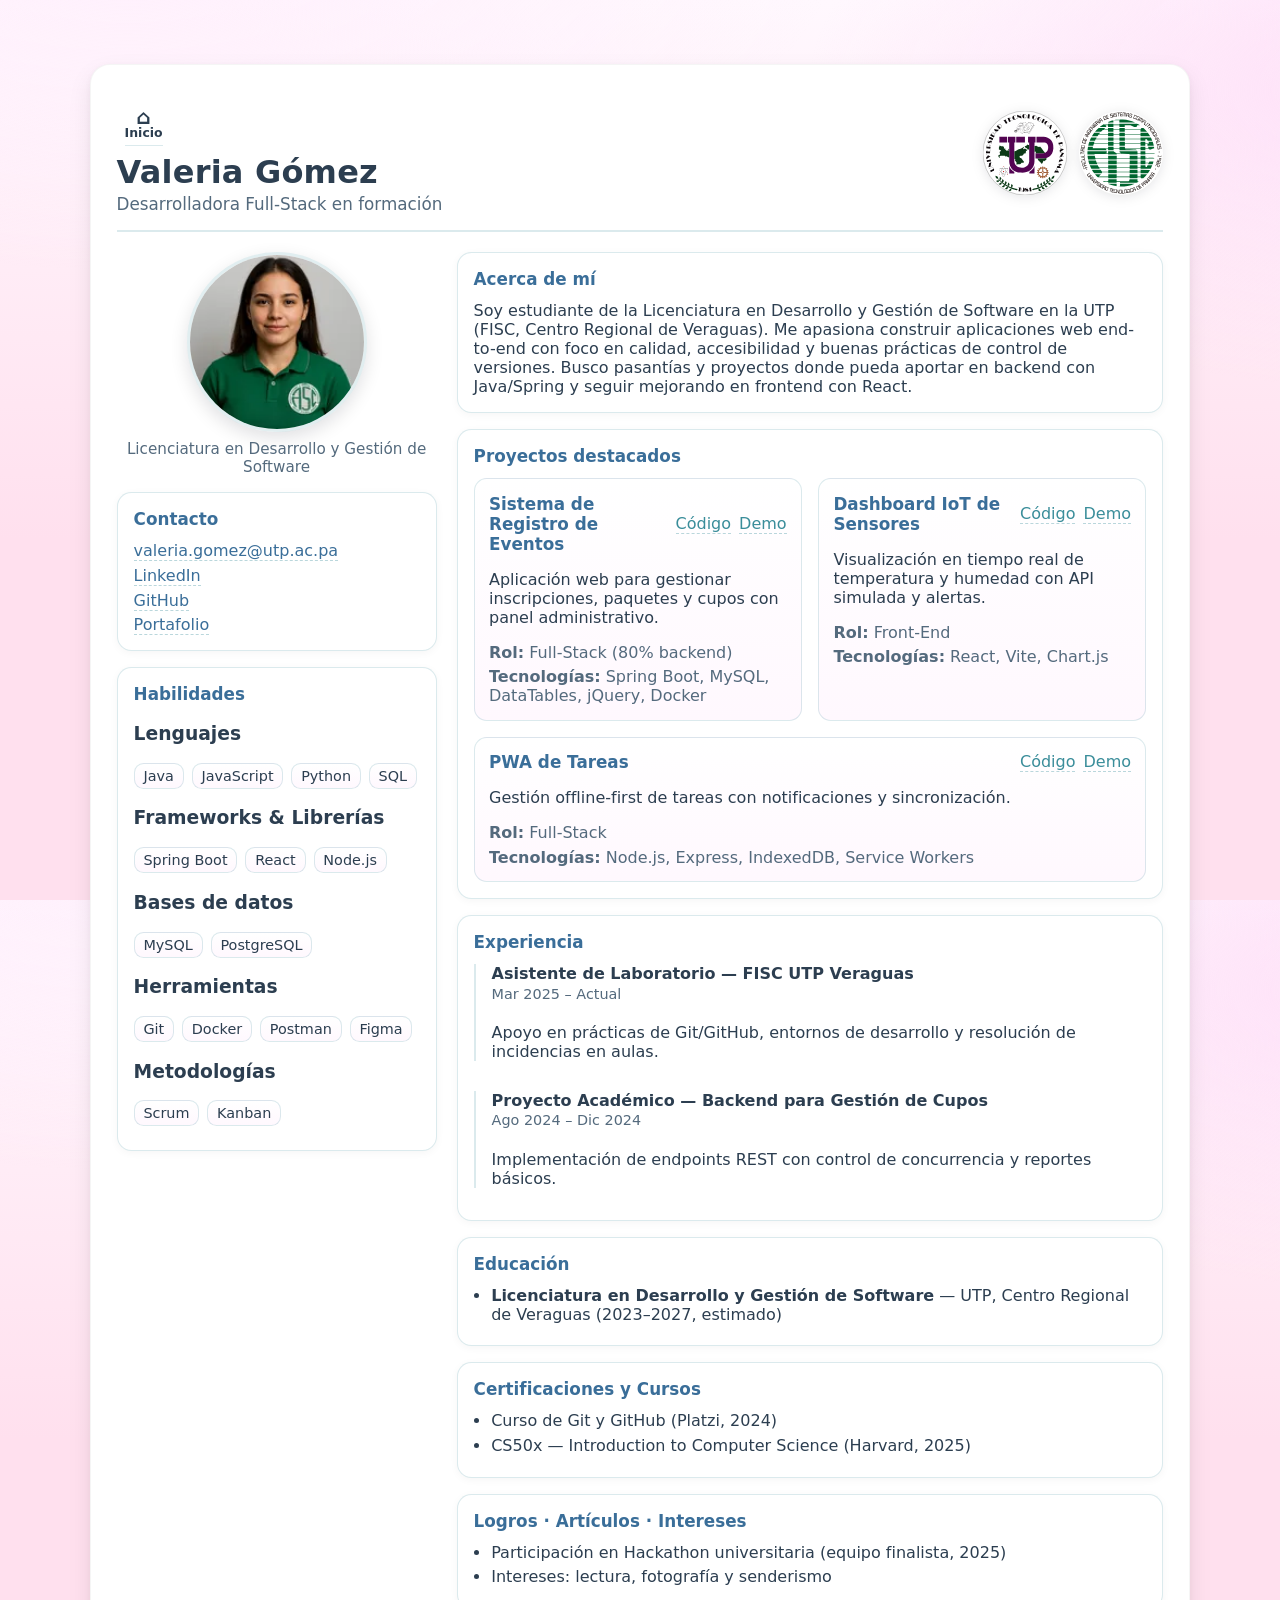
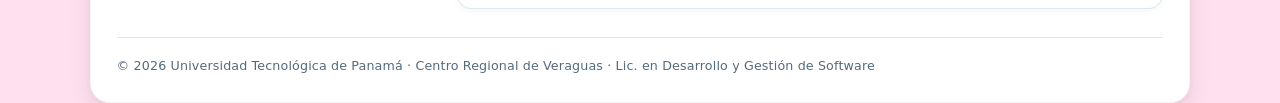
<file: site/alumnos/gomez-valeria/about-gomez-valeria.html>
<!-- file: site/alumnos/gomez-valeria/about-gomez-valeria.html -->
<!--
  PLANTILLA DE PERFIL — HTML (rellenada para: Valeria Gómez)
  ──────────────────────────────────────────────────────────────
  Qué editar a futuro:
    • Textos (nombre, tagline, secciones) y enlaces (mailto/LinkedIn/GitHub/Portafolio).
  Qué NO cambiar:
    • Estructura (header / aside / main / footer) y rutas a logos institucionales.
  Nota: La apariencia se controla en el CSS de esta misma carpeta.
-->
<!DOCTYPE html>
<html lang="es">
  <head>
    <meta charset="utf-8" />
    <meta name="viewport" content="width=device-width,initial-scale=1" />
    <title>Valeria Gómez — Perfil</title>

    <!-- CSS específico de esta página -->
    <link rel="stylesheet" href="./assets/css/about-gomez-valeria.css" />

    <!-- Descripción breve (práctica de metadatos/SEO) -->
    <meta
      name="description"
      content="Perfil de estudiante — Licenciatura en Desarrollo y Gestión de Software (UTP FISC Veraguas)"
    />
  </head>
  <body>
    <!-- Contenedor principal (layout en Grid definido en el CSS) -->
    <div class="page-grid">
      <header class="header">
        <div class="titulos">
          <!-- Navegación mínima (breadcrumb). Puedes añadir más tabs si el profe lo pide -->
          <div class="top-actions">
            <nav class="tabs-left" aria-label="Navegación">
              <a href="../../index.html" class="tab-link is-active">
                <span class="ico" aria-hidden="true">&#8962;</span>
                <span class="label">Inicio</span>
              </a>
            </nav>
          </div>

          <!-- Contenido principal del encabezado -->
          <h1 class="nombre">Valeria Gómez</h1>
          <p class="tagline">Desarrolladora Full-Stack en formación</p>
        </div>

        <!-- Logos institucionales (no cambiar rutas) -->
        <div class="logos">
          <img
            class="logo"
            src="../../assets/img/logo-utp.svg"
            alt="Logo UTP"
          />
          <img
            class="logo"
            src="../../assets/img/logo-fisc.svg"
            alt="Logo FISC"
          />
        </div>
      </header>

      <!-- Columna izquierda (foto + contacto + habilidades) -->
      <aside class="sidebar">
        <figure class="perfil">
          <img
            src="./assets/img/foto-gomez-valeria-480.webp"
            srcset="
              ./assets/img/foto-gomez-valeria-160.webp 160w,
              ./assets/img/foto-gomez-valeria-320.webp 320w,
              ./assets/img/foto-gomez-valeria-480.webp 480w,
              ./assets/img/foto-gomez-valeria-640.webp 640w
            "
            sizes="(max-width: 700px) 128px, 160px"
            alt="Valeria Gómez, estudiante de LDGS UTP FISC Veraguas"
            width="160"
            height="160"
            loading="lazy"
            decoding="async"
          />
          <figcaption>
            Licenciatura en Desarrollo y Gestión de Software
          </figcaption>
        </figure>

        <section class="contacto card">
          <h2>Contacto</h2>
          <ul class="lista-contacto">
            <li>
              <a href="mailto:valeria.gomez@utp.ac.pa">valeria.gomez@utp.ac.pa</a>
            </li>
            <li>
              <a target="_blank" rel="noopener" href="https://www.linkedin.com/in/valeriagomez-dev">LinkedIn</a>
            </li>
            <li>
              <a target="_blank" rel="noopener" href="https://github.com/vgomez-dev">GitHub</a>
            </li>
            <li>
              <a target="_blank" rel="noopener" href="https://vgomez.dev">Portafolio</a>
            </li>
          </ul>
        </section>

        <!-- Añade o quita chips según tus tecnologías reales -->
        <section class="skills card">
          <h2>Habilidades</h2>

          <h3>Lenguajes</h3>
          <div class="chips">
            <span class="chip">Java</span>
            <span class="chip">JavaScript</span>
            <span class="chip">Python</span>
            <span class="chip">SQL</span>
          </div>

          <h3>Frameworks & Librerías</h3>
          <div class="chips">
            <span class="chip">Spring Boot</span>
            <span class="chip">React</span>
            <span class="chip">Node.js</span>
          </div>

          <h3>Bases de datos</h3>
          <div class="chips">
            <span class="chip">MySQL</span>
            <span class="chip">PostgreSQL</span>
          </div>

          <h3>Herramientas</h3>
          <div class="chips">
            <span class="chip">Git</span>
            <span class="chip">Docker</span>
            <span class="chip">Postman</span>
            <span class="chip">Figma</span>
          </div>

          <h3>Metodologías</h3>
          <div class="chips">
            <span class="chip">Scrum</span>
            <span class="chip">Kanban</span>
          </div>
        </section>
      </aside>

      <!-- Columna derecha (contenido principal) -->
      <main class="contenido">
        <section class="resumen card">
          <h2>Acerca de mí</h2>
          <p>
            Soy estudiante de la Licenciatura en Desarrollo y Gestión de
            Software en la UTP (FISC, Centro Regional de Veraguas). Me apasiona
            construir aplicaciones web end-to-end con foco en calidad,
            accesibilidad y buenas prácticas de control de versiones. Busco
            pasantías y proyectos donde pueda aportar en backend con Java/Spring
            y seguir mejorando en frontend con React.
          </p>
        </section>

        <!-- Duplica <article.proyecto> por cada proyecto -->
        <section class="proyectos card">
          <h2>Proyectos destacados</h2>
          <div class="proyectos-flex">
            <article class="proyecto">
              <header class="proyecto-head">
                <h3>Sistema de Registro de Eventos</h3>
                <div class="proyecto-links">
                  <a target="_blank" rel="noopener" href="https://github.com/vgomez-dev/registro-eventos">Código</a>
                  <a target="_blank" rel="noopener" href="https://registro-eventos.demo">Demo</a>
                </div>
              </header>
              <p>
                Aplicación web para gestionar inscripciones, paquetes y cupos
                con panel administrativo.
              </p>
              <p class="rol"><strong>Rol:</strong> Full-Stack (80% backend)</p>
              <p class="tech">
                <strong>Tecnologías:</strong> Spring Boot, MySQL, DataTables,
                jQuery, Docker
              </p>
            </article>

            <article class="proyecto">
              <header class="proyecto-head">
                <h3>Dashboard IoT de Sensores</h3>
                <div class="proyecto-links">
                  <a target="_blank" rel="noopener" href="https://github.com/vgomez-dev/iot-dashboard">Código</a>
                  <a target="_blank" rel="noopener" href="https://iot-demo.vercel.app">Demo</a>
                </div>
              </header>
              <p>
                Visualización en tiempo real de temperatura y humedad con API
                simulada y alertas.
              </p>
              <p class="rol"><strong>Rol:</strong> Front-End</p>
              <p class="tech">
                <strong>Tecnologías:</strong> React, Vite, Chart.js
              </p>
            </article>

            <article class="proyecto">
              <header class="proyecto-head">
                <h3>PWA de Tareas</h3>
                <div class="proyecto-links">
                  <a target="_blank" rel="noopener" href="https://github.com/vgomez-dev/pwa-tareas">Código</a>
                  <a target="_blank" rel="noopener" href="https://pwa-tareas.demo">Demo</a>
                </div>
              </header>
              <p>
                Gestión offline-first de tareas con notificaciones y
                sincronización.
              </p>
              <p class="rol"><strong>Rol:</strong> Full-Stack</p>
              <p class="tech">
                <strong>Tecnologías:</strong> Node.js, Express, IndexedDB,
                Service Workers
              </p>
            </article>
          </div>
        </section>

        <section class="experiencia card">
          <h2>Experiencia</h2>
          <ul class="timeline">
            <li>
              <div class="item">
                <h3>Asistente de Laboratorio — FISC UTP Veraguas</h3>
                <span class="meta">Mar 2025 – Actual</span>
                <p>
                  Apoyo en prácticas de Git/GitHub, entornos de desarrollo y
                  resolución de incidencias en aulas.
                </p>
              </div>
            </li>
            <li>
              <div class="item">
                <h3>Proyecto Académico — Backend para Gestión de Cupos</h3>
                <span class="meta">Ago 2024 – Dic 2024</span>
                <p>
                  Implementación de endpoints REST con control de concurrencia y
                  reportes básicos.
                </p>
              </div>
            </li>
          </ul>
        </section>

        <section class="educacion card">
          <h2>Educación</h2>
          <ul class="listado-simple">
            <li>
              <strong>Licenciatura en Desarrollo y Gestión de Software</strong>
              — UTP, Centro Regional de Veraguas (2023–2027, estimado)
            </li>
          </ul>
        </section>

        <section class="certificaciones card">
          <h2>Certificaciones y Cursos</h2>
          <ul class="listado-simple">
            <li>Curso de Git y GitHub (Platzi, 2024)</li>
            <li>CS50x — Introduction to Computer Science (Harvard, 2025)</li>
          </ul>
        </section>

        <section class="extra card">
          <h2>Logros · Artículos · Intereses</h2>
          <ul class="listado-simple">
            <li>
              Participación en Hackathon universitaria (equipo finalista, 2025)
            </li>
            <li>Intereses: lectura, fotografía y senderismo</li>
          </ul>
        </section>
      </main>

      <footer class="footer">
        <small>
          © 2026 Universidad Tecnológica de Panamá · Centro Regional de Veraguas
          · Lic. en Desarrollo y Gestión de Software
        </small>
      </footer>
    </div>
  </body>
</html>
</file>
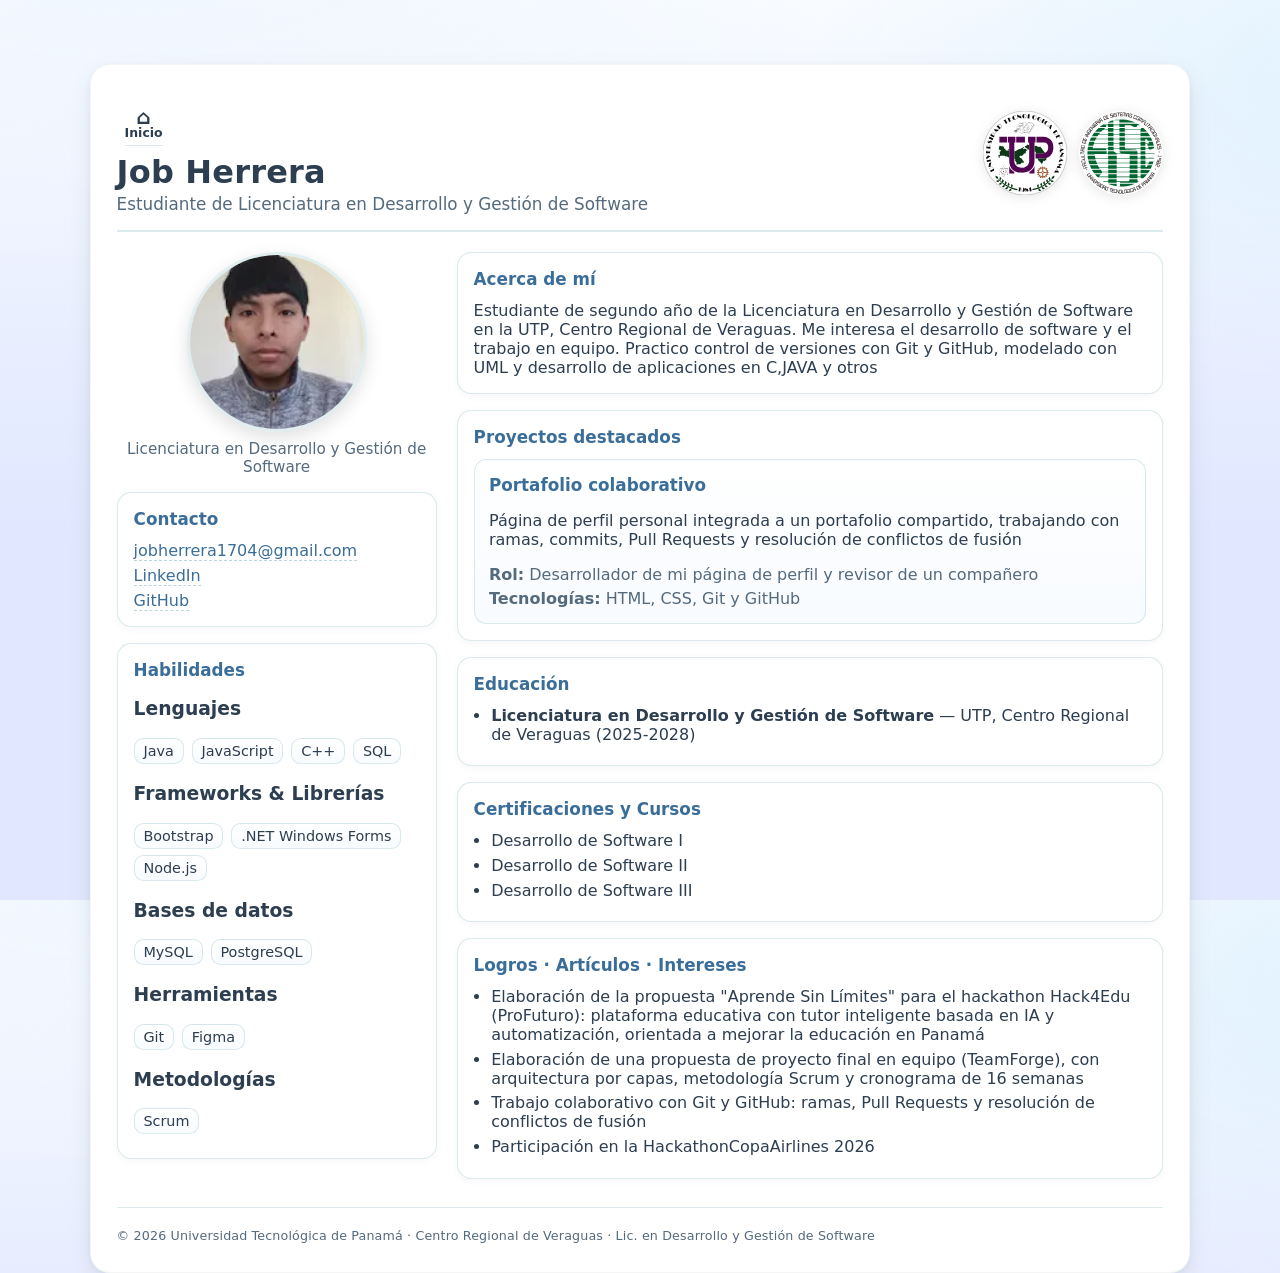
<file: site/alumnos/herrera-job/about-herrera-job.html>
<!-- file: site/alumnos/herrera-job/about-herrera-job.html -->
<!--
  PLANTILLA DE PERFIL — HTML
  ──────────────────────────────────────────────────────────────
  ESTA ES LA PLANTILLA. No la edites: copia la carpeta completa
  site/alumnos/herrera-job/ y renómbrala con tus datos.

  Qué editar en tu copia:
    • Este comentario de la primera línea (la ruta debe ser la tuya).
    • El <title> y el <link> a tu hoja de estilos.
    • Nombre, tagline y todos los marcadores con la forma {{TEXTO}}.
    • Las cuatro rutas de la fotografía (src y srcset).
  Qué NO cambiar:
    • Estructura (header / aside / main / footer).
    • Rutas a los logos institucionales (../../assets/img/).

  Nombres de archivo de tu copia, si te llamas Juan Pérez:
    about-perez-juan.html
    assets/css/about-perez-juan.css
    assets/img/foto-perez-juan-{160,320,480,640}.webp
-->
<!DOCTYPE html>
<html lang="es">
  <head>
    <meta charset="utf-8" />
    <meta name="viewport" content="width=device-width,initial-scale=1" />
    <title>Job Herrera — Perfil</title>

    <!-- CSS específico de esta página -->
    <link rel="stylesheet" href="./assets/css/about-herrera-job.css" />

    <!-- Descripción breve (práctica de metadatos/SEO) -->
    <meta
      name="description"
      content="Perfil de estudiante — Licenciatura en Desarrollo y Gestión de Software (UTP FISC Veraguas)"
    />
  </head>
  <body>
    <!-- Contenedor principal (layout en Grid definido en el CSS) -->
    <div class="page-grid">
      <header class="header">
        <div class="titulos">
          <!-- Navegación mínima (breadcrumb). Puedes añadir más tabs si el profe lo pide -->
          <div class="top-actions">
            <nav class="tabs-left" aria-label="Navegación">
              <a href="../../index.html" class="tab-link is-active">
                <span class="ico" aria-hidden="true">&#8962;</span>
                <span class="label">Inicio</span>
              </a>
            </nav>
          </div>

          <!-- EDITA: nombre y tagline -->
          <h1 class="nombre">Job Herrera</h1>
          <p class="tagline">Estudiante de Licenciatura en Desarrollo y Gestión de Software</p>
        </div>

        <!-- Logos institucionales (no cambiar rutas) -->
        <div class="logos">
          <img
            class="logo"
            src="../../assets/img/logo-utp.svg"
            alt="Logo UTP"
          />
          <img
            class="logo"
            src="../../assets/img/logo-fisc.svg"
            alt="Logo FISC"
          />
        </div>
      </header>

      <!-- Columna izquierda (foto + contacto + habilidades) -->
      <aside class="sidebar">
        <figure class="perfil">
          <img
            src="./assets/img/foto-herrera-job-480.webp"
            srcset="
              ./assets/img/foto-herrera-job-160.webp 160w,
              ./assets/img/foto-herrera-job-320.webp 320w,
              ./assets/img/foto-herrera-job-480.webp 480w,
              ./assets/img/foto-herrera-job-640.webp 640w
            "
            sizes="(max-width: 700px) 128px, 160px"
            alt="Job Herrera, estudiante de LDGS UTP FISC Veraguas"
            width="160"
            height="160"
            loading="lazy"
            decoding="async"
          />
          <figcaption>
            Licenciatura en Desarrollo y Gestión de Software
          </figcaption>
        </figure>

        <section class="contacto card">
          <h2>Contacto</h2>
          <ul class="lista-contacto">
            <li>
              <a href="mailto:jobherrera1704@gmail.com">jobherrera1704@gmail.com</a>
            </li>
            <li>
              <a target="_blank" rel="noopener" href="https://www.linkedin.com/in/job-herrera-1774613b7/">LinkedIn</a>
            </li>
            <li>
              <a target="_blank" rel="noopener" href="https://github.com/job-herrera">GitHub</a>
            </li>
         
          </ul>
        </section>

        <!-- Añade o quita chips según tus tecnologías reales -->
        <section class="skills card">
          <h2>Habilidades</h2>

          <h3>Lenguajes</h3>
          <div class="chips">
            <span class="chip">Java</span>
            <span class="chip">JavaScript</span>
            <span class="chip">C++</span>
            <span class="chip">SQL</span>
          </div>

          <h3>Frameworks & Librerías</h3>
          <div class="chips">
            <span class="chip">Bootstrap</span>
            <span class="chip">.NET Windows Forms</span>
            <span class="chip">Node.js</span>
          </div>

          <h3>Bases de datos</h3>
          <div class="chips">
            <span class="chip">MySQL</span>
            <span class="chip">PostgreSQL</span>
          </div>

          <h3>Herramientas</h3>
          <div class="chips">
            <span class="chip">Git</span>
            <span class="chip">Figma</span>
          </div>

          <h3>Metodologías</h3>
          <div class="chips">
            <span class="chip">Scrum</span>
          </div>
        </section>
      </aside>

      <!-- Columna derecha (contenido principal) -->
      <main class="contenido">
        <section class="resumen card">
          <h2>Acerca de mí</h2>
          <p>Estudiante de segundo año de la Licenciatura en Desarrollo y Gestión de Software en la UTP, Centro Regional de Veraguas. Me interesa el desarrollo de software y el trabajo en equipo. Practico control de versiones con Git y GitHub, modelado con UML y desarrollo de aplicaciones en C,JAVA y otros</p>
        </section>

        <!-- Duplica <article.proyecto> por cada proyecto -->
        <section class="proyectos card">
          <h2>Proyectos destacados</h2>
          <div class="proyectos-flex">
            <article class="proyecto">
              <header class="proyecto-head">
                <h3>Portafolio colaborativo</h3>
                
              </header>
              <p>Página de perfil personal integrada a un portafolio compartido, trabajando con ramas, commits, Pull Requests y resolución de conflictos de fusión</p>
              <p class="rol"><strong>Rol:</strong> Desarrollador de mi página de perfil y revisor de un compañero</p>
              <p class="tech"><strong>Tecnologías:</strong> HTML, CSS, Git y GitHub</p>
            </article>
          </div>
        </section>

       

        <section class="educacion card">
          <h2>Educación</h2>
          <ul class="listado-simple">
            <li>
              <strong>Licenciatura en Desarrollo y Gestión de Software</strong>
              — UTP, Centro Regional de Veraguas (2025-2028)
            </li>
          </ul>
        </section>

        <section class="certificaciones card">
          <h2>Certificaciones y Cursos</h2>
          <ul class="listado-simple">
      
            <li>Desarrollo de Software I</li>
<li>Desarrollo de Software II</li>
<li>Desarrollo de Software III</li>
          </ul>
        </section>

        <section class="extra card">
          <h2>Logros · Artículos · Intereses</h2>
          <ul class="listado-simple">
            <li>Elaboración de la propuesta "Aprende Sin Límites" para el hackathon Hack4Edu (ProFuturo): plataforma educativa con tutor inteligente basada en IA y automatización, orientada a mejorar la educación en Panamá</li>
<li>Elaboración de una propuesta de proyecto final en equipo (TeamForge), con arquitectura por capas, metodología Scrum y cronograma de 16 semanas</li>
<li>Trabajo colaborativo con Git y GitHub: ramas, Pull Requests y resolución de conflictos de fusión</li>
<li>Participación en la HackathonCopaAirlines 2026</li>
          </ul>
        </section>
      </main>

      <footer class="footer">
        <small>
          © 2026 Universidad Tecnológica de Panamá · Centro Regional de Veraguas
          · Lic. en Desarrollo y Gestión de Software
        </small>
      </footer>
    </div>
  </body>
</html>
</file>
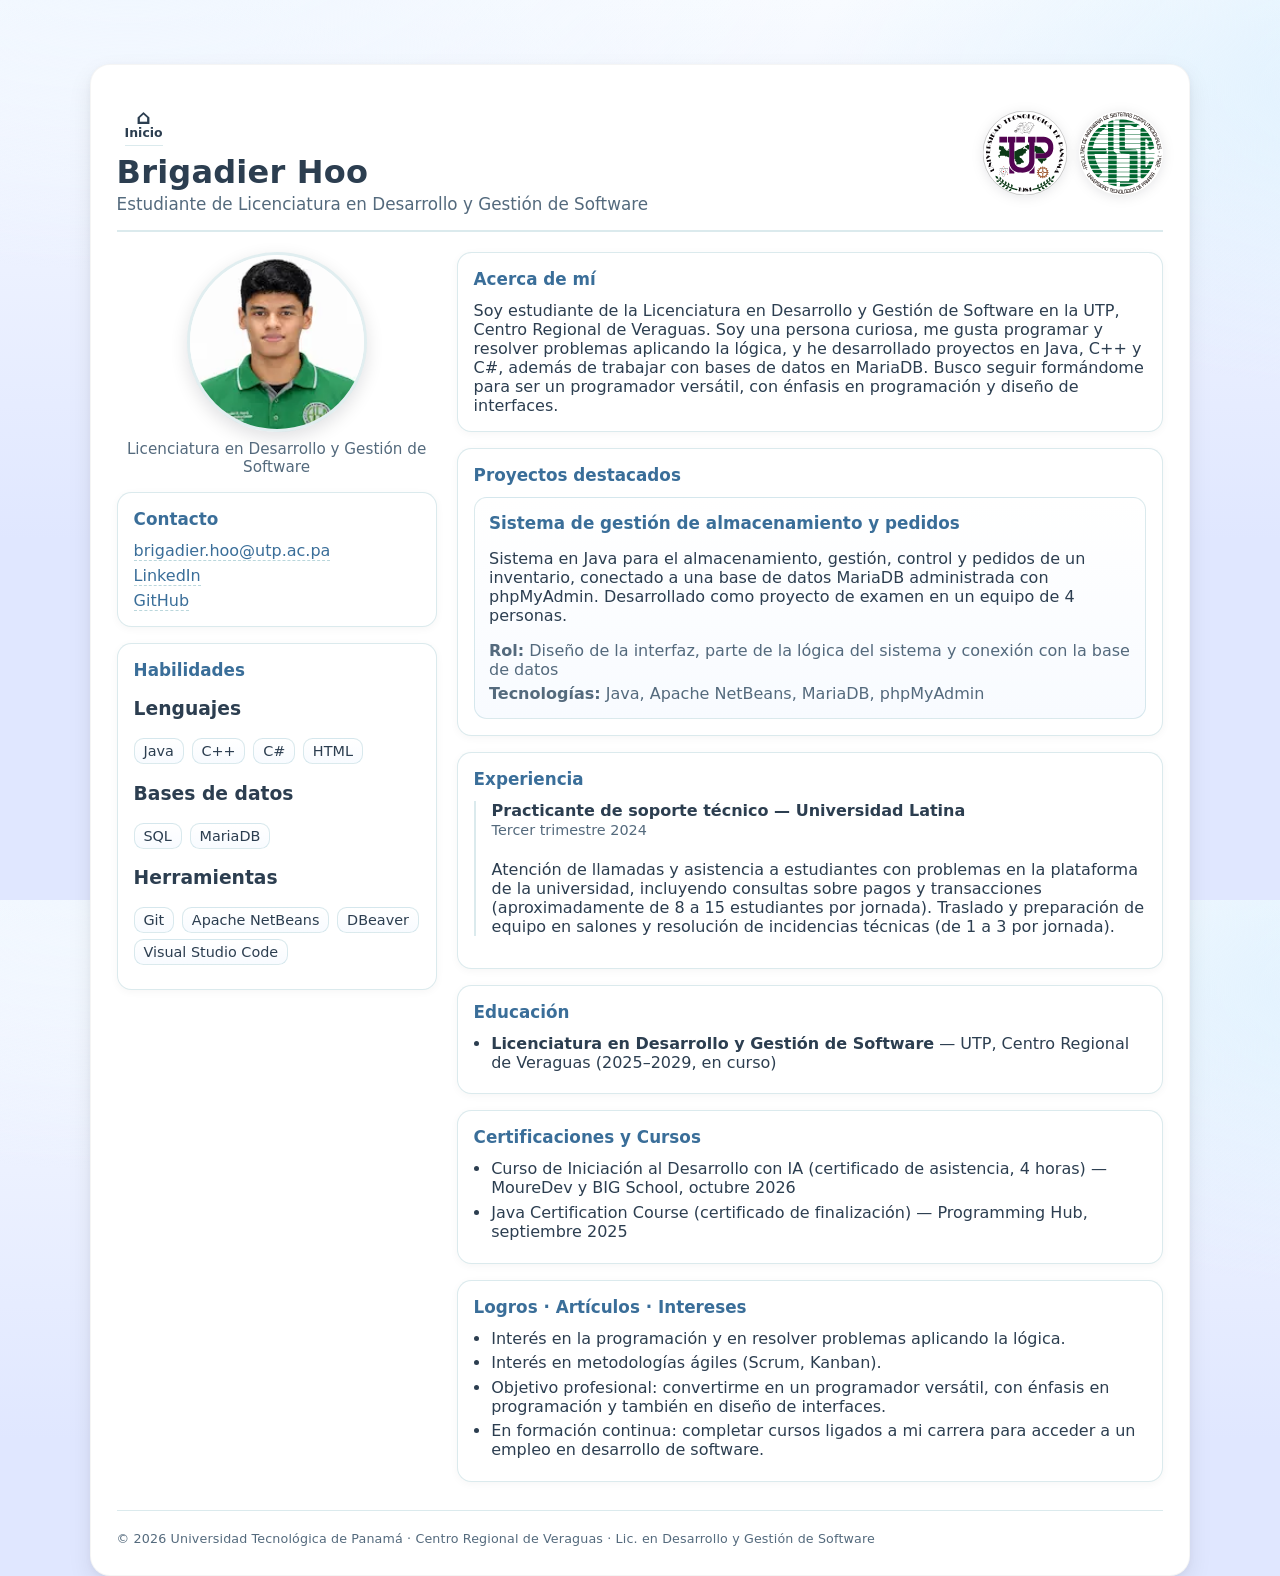
<file: site/alumnos/hoo-brigadier/about-hoo-brigadier.html>
<!-- file: site/alumnos/hoo-brigadier/about-hoo-brigadier.html -->
<!--
  PLANTILLA DE PERFIL — HTML
  ──────────────────────────────────────────────────────────────
  ESTA ES LA PLANTILLA. No la edites: copia la carpeta completa
  site/alumnos/apellidos-nombre/ y renómbrala con tus datos.

  Qué editar en tu copia:
    • Este comentario de la primera línea (la ruta debe ser la tuya).
    • El <title> y el <link> a tu hoja de estilos.
    • Nombre, tagline y todos los marcadores con la forma {{TEXTO}}.
    • Las cuatro rutas de la fotografía (src y srcset).
  Qué NO cambiar:
    • Estructura (header / aside / main / footer).
    • Rutas a los logos institucionales (../../assets/img/).

  Nombres de archivo de tu copia, si te llamas Juan Pérez:
    about-perez-juan.html
    assets/css/about-perez-juan.css
    assets/img/foto-perez-juan-{160,320,480,640}.webp
-->
<!DOCTYPE html>
<html lang="es">
  <head>
    <meta charset="utf-8" />
    <meta name="viewport" content="width=device-width,initial-scale=1" />
    <title>Brigadier Hoo — Perfil</title>

    <!-- CSS específico de esta página -->
    <link rel="stylesheet" href="./assets/css/about-hoo-brigadier.css" />

    <!-- Descripción breve (práctica de metadatos/SEO) -->
    <meta
      name="description"
      content="Perfil de estudiante — Licenciatura en Desarrollo y Gestión de Software (UTP FISC Veraguas)"
    />
  </head>
  <body>
    <!-- Contenedor principal (layout en Grid definido en el CSS) -->
    <div class="page-grid">
      <header class="header">
        <div class="titulos">
          <!-- Navegación mínima (breadcrumb). Puedes añadir más tabs si el profe lo pide -->
          <div class="top-actions">
            <nav class="tabs-left" aria-label="Navegación">
              <a href="../../index.html" class="tab-link is-active">
                <span class="ico" aria-hidden="true">&#8962;</span>
                <span class="label">Inicio</span>
              </a>
            </nav>
          </div>

          <!-- EDITA: nombre y tagline -->
          <h1 class="nombre">Brigadier Hoo</h1>
          <p class="tagline">Estudiante de Licenciatura en Desarrollo y Gestión de Software</p>
        </div>

        <!-- Logos institucionales (no cambiar rutas) -->
        <div class="logos">
          <img
            class="logo"
            src="../../assets/img/logo-utp.svg"
            alt="Logo UTP"
          />
          <img
            class="logo"
            src="../../assets/img/logo-fisc.svg"
            alt="Logo FISC"
          />
        </div>
      </header>

      <!-- Columna izquierda (foto + contacto + habilidades) -->
      <aside class="sidebar">
        <figure class="perfil">
          <img
            src="./assets/img/foto-hoo-brigadier-480.webp"
            srcset="
              ./assets/img/foto-hoo-brigadier-160.webp 160w,
              ./assets/img/foto-hoo-brigadier-320.webp 320w,
              ./assets/img/foto-hoo-brigadier-480.webp 480w,
              ./assets/img/foto-hoo-brigadier-640.webp 640w
            "
            sizes="(max-width: 700px) 128px, 160px"
            alt="Brigadier Hoo, estudiante de LDGS UTP FISC Veraguas"
            width="160"
            height="160"
            loading="lazy"
            decoding="async"
          />
          <figcaption>
            Licenciatura en Desarrollo y Gestión de Software
          </figcaption>
        </figure>

        <section class="contacto card">
          <h2>Contacto</h2>
          <ul class="lista-contacto">
            <li>
              <a href="mailto:brigadier.hoo@utp.ac.pa"> brigadier.hoo@utp.ac.pa</a>
            </li>
            <li>
              <a target="_blank" rel="noopener" href="https://www.linkedin.com/in/brigadier-hoo-056620442/">LinkedIn</a>
            </li>
            <li>
              <a target="_blank" rel="noopener" href="https://github.com/BrigadierHoo">GitHub</a>
            </li>
          </ul>
        </section>

        <!-- Añade o quita chips según tus tecnologías reales -->
        <section class="skills card">
          <h2>Habilidades</h2>

          <h3>Lenguajes</h3>
          <div class="chips">
            <span class="chip">Java</span>
            <span class="chip">C++</span>
            <span class="chip">C#</span>
            <span class="chip">HTML</span>
          </div>

          <h3>Bases de datos</h3>
          <div class="chips">
            <span class="chip">SQL</span>
            <span class="chip">MariaDB</span>
          </div>

          <h3>Herramientas</h3>
          <div class="chips">
            <span class="chip">Git</span>
            <span class="chip">Apache NetBeans</span>
            <span class="chip">DBeaver</span>
            <span class="chip">Visual Studio Code</span>
          </div>
        </section>
      </aside>

      <!-- Columna derecha (contenido principal) -->
      <main class="contenido">
        <section class="resumen card">
          <h2>Acerca de mí</h2>
            <p>Soy estudiante de la Licenciatura en Desarrollo y Gestión de Software en la UTP, Centro Regional de Veraguas. 
              Soy una persona curiosa, me gusta programar y resolver problemas aplicando la lógica, y he desarrollado proyectos 
              en Java, C++ y C#, además de trabajar con bases de datos en MariaDB. Busco seguir formándome para ser un programador 
              versátil, con énfasis en programación y diseño de interfaces.</p>

        </section>

        <!-- Duplica <article.proyecto> por cada proyecto -->
        <section class="proyectos card">
          <h2>Proyectos destacados</h2>
          <div class="proyectos-flex">
            <article class="proyecto">
              <header class="proyecto-head">
                <h3>Sistema de gestión de almacenamiento y pedidos</h3>
              </header>
              <p>Sistema en Java para el almacenamiento, gestión, control y pedidos de un inventario, 
                 conectado a una base de datos MariaDB administrada con phpMyAdmin. Desarrollado como 
                 proyecto de examen en un equipo de 4 personas.</p>
              <p class="rol"><strong>Rol:</strong> Diseño de la interfaz, parte de la lógica del sistema y conexión con la base de datos</p>
              <p class="tech"><strong>Tecnologías:</strong> Java, Apache NetBeans, MariaDB, phpMyAdmin</p>
            </article>
          </div>
        </section>

        <section class="experiencia card">
          <h2>Experiencia</h2>
          <ul class="timeline">
            <li>
              <div class="item">
                <h3>Practicante de soporte técnico — Universidad Latina</h3>
                <span class="meta">	Tercer trimestre 2024</span>
                <p>	Atención de llamadas y asistencia a estudiantes con problemas en la plataforma de la universidad, 
                   incluyendo consultas sobre pagos y transacciones (aproximadamente de 8 a 15 estudiantes por jornada). 
                    Traslado y preparación de equipo en salones y resolución de incidencias técnicas (de 1 a 3 por jornada).</p>
              </div>
            </li>
          </ul>
        </section>

        <section class="educacion card">
          <h2>Educación</h2>
          <ul class="listado-simple">
            <li>
              <strong>Licenciatura en Desarrollo y Gestión de Software</strong>
              — UTP, Centro Regional de Veraguas (2025–2029, en curso)
            </li>
          </ul>
        </section>

        <section class="certificaciones card">
          <h2>Certificaciones y Cursos</h2>
          <ul class="listado-simple">
            <li>Curso de Iniciación al Desarrollo con IA (certificado de asistencia, 4 horas) — MoureDev y BIG School, octubre 2026</li>
            <li>Java Certification Course (certificado de finalización) — Programming Hub, septiembre 2025</li>
          </ul>
        </section>

        <section class="extra card">
          <h2>Logros · Artículos · Intereses</h2>
          <ul class="listado-simple">
            <li>Interés en la programación y en resolver problemas aplicando la lógica.</li>
            <li>Interés en metodologías ágiles (Scrum, Kanban).</li>
            <li>Objetivo profesional: convertirme en un programador versátil, con énfasis en programación y también en diseño de interfaces.</li>
            <li>En formación continua: completar cursos ligados a mi carrera para acceder a un empleo en desarrollo de software.</li>
          </ul>
        </section>
      </main>

      <footer class="footer">
        <small>
          © 2026 Universidad Tecnológica de Panamá · Centro Regional de Veraguas
          · Lic. en Desarrollo y Gestión de Software
        </small>
      </footer>
    </div>
  </body>
</html>
</file>
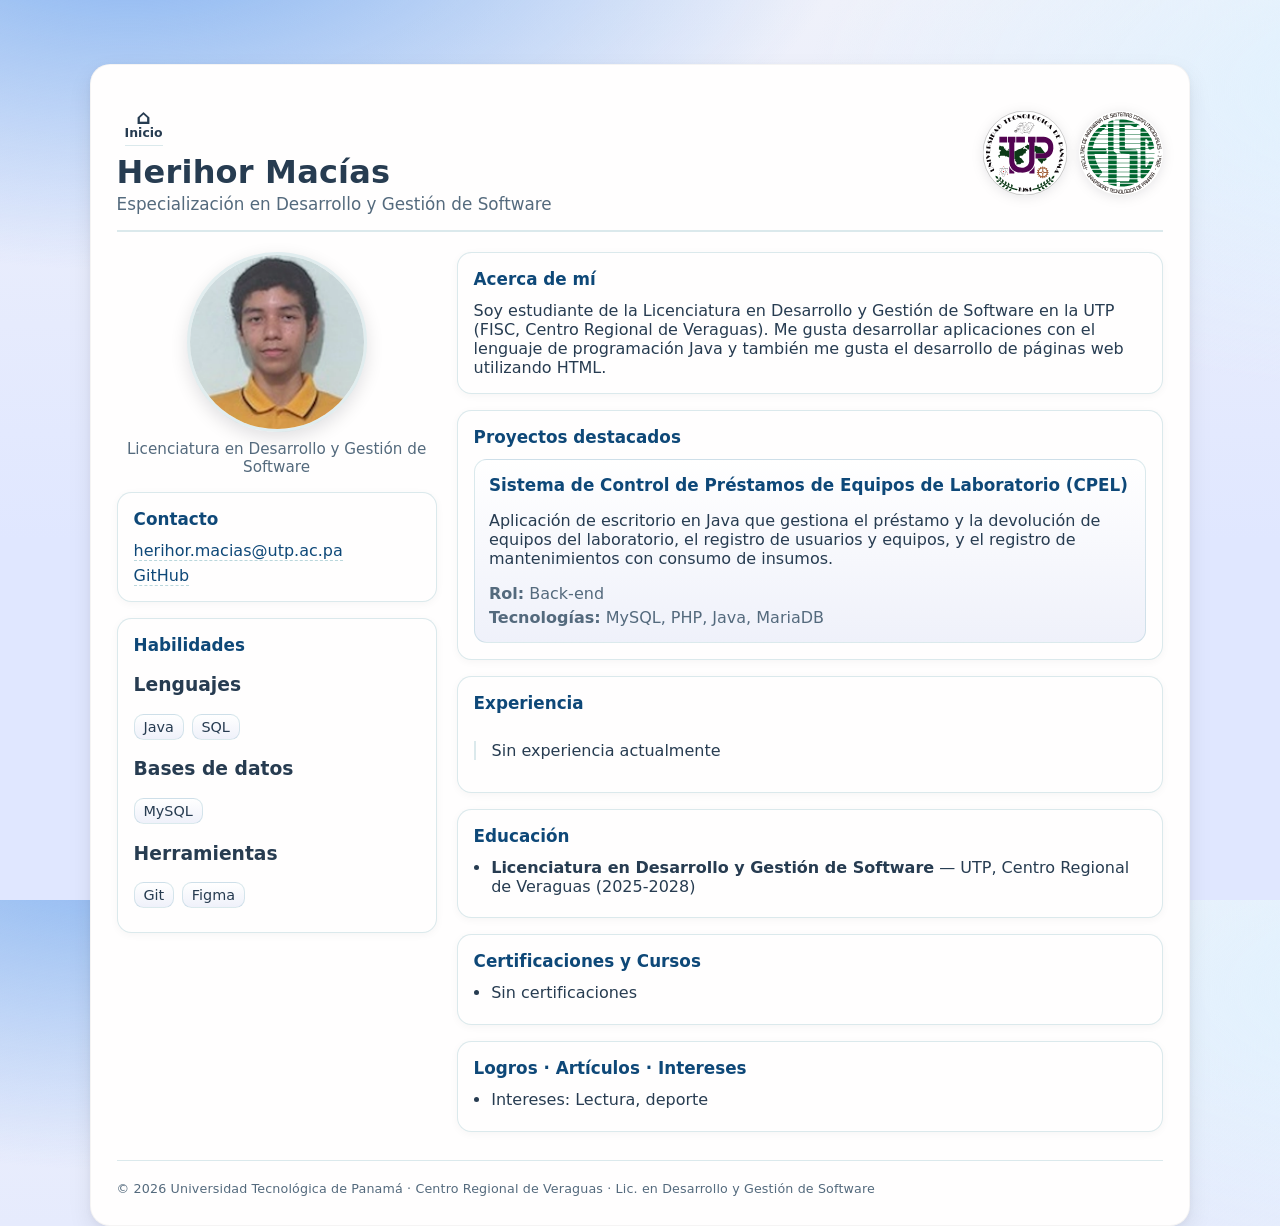
<file: site/alumnos/macias-herihor/about-macias-herihor.html>
<!-- file: site/alumnos/macias-herihor/about-macias-herihor.html -->
<!--
  PLANTILLA DE PERFIL — HTML
  ──────────────────────────────────────────────────────────────
  ESTA ES LA PLANTILLA. No la edites: copia la carpeta completa
  site/alumnos/apellidos-nombre/ y renómbrala con tus datos.

  Qué editar en tu copia:
    • Este comentario de la primera línea (la ruta debe ser la tuya).
    • El <title> y el <link> a tu hoja de estilos.
    • Nombre, tagline y todos los marcadores con la forma {{TEXTO}}.
    • Las cuatro rutas de la fotografía (src y srcset).
  Qué NO cambiar:
    • Estructura (header / aside / main / footer).
    • Rutas a los logos institucionales (../../assets/img/).

  Nombres de archivo de tu copia, si te llamas Juan Pérez:
    about-perez-juan.html
    assets/css/about-perez-juan.css
    assets/img/foto-perez-juan-{160,320,480,640}.webp
-->
<!DOCTYPE html>
<html lang="es">
  <head>
    <meta charset="utf-8" />
    <meta name="viewport" content="width=device-width,initial-scale=1" />
    <title>Herihor Macías — Perfil</title>

    <!-- CSS específico de esta página -->
    <link rel="stylesheet" href="./assets/css/about-macias-herihor.css" />

    <!-- Descripción breve (práctica de metadatos/SEO) -->
    <meta
      name="description"
      content="Perfil de estudiante — Licenciatura en Desarrollo y Gestión de Software (UTP FISC Veraguas)"
    />
  </head>
  <body>
    <!-- Contenedor principal (layout en Grid definido en el CSS) -->
    <div class="page-grid">
      <header class="header">
        <div class="titulos">
          <!-- Navegación mínima (breadcrumb). Puedes añadir más tabs si el profe lo pide -->
          <div class="top-actions">
            <nav class="tabs-left" aria-label="Navegación">
              <a href="../../index.html" class="tab-link is-active">
                <span class="ico" aria-hidden="true">&#8962;</span>
                <span class="label">Inicio</span>
              </a>
            </nav>
          </div>

          <!-- EDITA: nombre y tagline -->
          <h1 class="nombre">Herihor Macías</h1>
          <p class="tagline">Especialización en Desarrollo y Gestión de Software</p>
        </div>

        <!-- Logos institucionales (no cambiar rutas) -->
        <div class="logos">
          <img
            class="logo"
            src="../../assets/img/logo-utp.svg"
            alt="Logo UTP"
          />
          <img
            class="logo"
            src="../../assets/img/logo-fisc.svg"
            alt="Logo FISC"
          />
        </div>
      </header>

      <!-- Columna izquierda (foto + contacto + habilidades) -->
      <aside class="sidebar">
        <figure class="perfil">
          <img
            src="./assets/img/foto-macias-herihor-480.webp"
            srcset="
              ./assets/img/foto-macias-herihor-160.webp 160w,
              ./assets/img/foto-macias-herihor-320.webp 320w,
              ./assets/img/foto-macias-herihor-480.webp 480w,
              ./assets/img/foto-macias-herihor-640.webp 640w
            "
            sizes="(max-width: 700px) 128px, 160px"
            alt="Herihor Macías, estudiante de LDGS UTP FISC Veraguas"
            width="160"
            height="160"
            loading="lazy"
            decoding="async"
          />
          <figcaption>
            Licenciatura en Desarrollo y Gestión de Software
          </figcaption>
        </figure>

        <section class="contacto card">
          <h2>Contacto</h2>
          <ul class="lista-contacto">
            <li>
              <a href="mailto:herihor.macias@utp.ac.pa">herihor.macias@utp.ac.pa</a>
            </li>        
            <li>
              <a target="_blank" rel="noopener" href="https://github.com/herihor-macias">GitHub</a>
            </li>
          </ul>
        </section>

        <!-- Añade o quita chips según tus tecnologías reales -->
        <section class="skills card">
          <h2>Habilidades</h2>

          <h3>Lenguajes</h3>
          <div class="chips">
            <span class="chip">Java</span>
            <span class="chip">SQL</span>
          </div>

          <h3>Bases de datos</h3>
          <div class="chips">
            <span class="chip">MySQL</span>
          </div>

          <h3>Herramientas</h3>
          <div class="chips">
            <span class="chip">Git</span>
            <span class="chip">Figma</span>
          </div>
        </section>
      </aside>

      <!-- Columna derecha (contenido principal) -->
      <main class="contenido">
        <section class="resumen card">
          <h2>Acerca de mí</h2>
          <p>Soy estudiante de la Licenciatura en Desarrollo y Gestión de Software en la UTP
            (FISC, Centro Regional de Veraguas). Me gusta desarrollar aplicaciones con el lenguaje
            de programación Java y también me gusta el desarrollo de páginas web utilizando 
            HTML. 
          </p>
        </section>

        <!-- Duplica <article.proyecto> por cada proyecto -->
        <section class="proyectos card">
          <h2>Proyectos destacados</h2>
          <div class="proyectos-flex">
            <article class="proyecto">
              <header class="proyecto-head">
                <h3>Sistema de Control de Préstamos de Equipos de Laboratorio
                  (CPEL)
                </h3>
              </header>
              <p>Aplicación de escritorio en Java que gestiona el préstamo y la devolución de equipos del
                laboratorio, el registro de usuarios y equipos, y el registro de mantenimientos con consumo 
                de insumos.
              </p>
              <p class="rol"><strong>Rol:</strong> Back-end</p>
              <p class="tech"><strong>Tecnologías:</strong> MySQL, PHP, Java, MariaDB</p>
            </article>
          </div>
        </section>

        <section class="experiencia card">
          <h2>Experiencia</h2>
          <ul class="timeline">
            <li>
              <div class="item">
                <p>Sin experiencia actualmente</p>
              </div>
            </li>
          </ul>
        </section>

        <section class="educacion card">
          <h2>Educación</h2>
          <ul class="listado-simple">
            <li>
              <strong>Licenciatura en Desarrollo y Gestión de Software</strong>
              — UTP, Centro Regional de Veraguas (2025-2028)
            </li>
          </ul>
        </section>

        <section class="certificaciones card">
          <h2>Certificaciones y Cursos</h2>
          <ul class="listado-simple">
            <li>Sin certificaciones</li>
          </ul>
        </section>

        <section class="extra card">
          <h2>Logros · Artículos · Intereses</h2>
          <ul class="listado-simple">
            <li>Intereses: Lectura, deporte</li>
          </ul>
        </section>
      </main>

      <footer class="footer">
        <small>
          © 2026 Universidad Tecnológica de Panamá · Centro Regional de Veraguas
          · Lic. en Desarrollo y Gestión de Software
        </small>
      </footer>
    </div>
  </body>
</html>
</file>
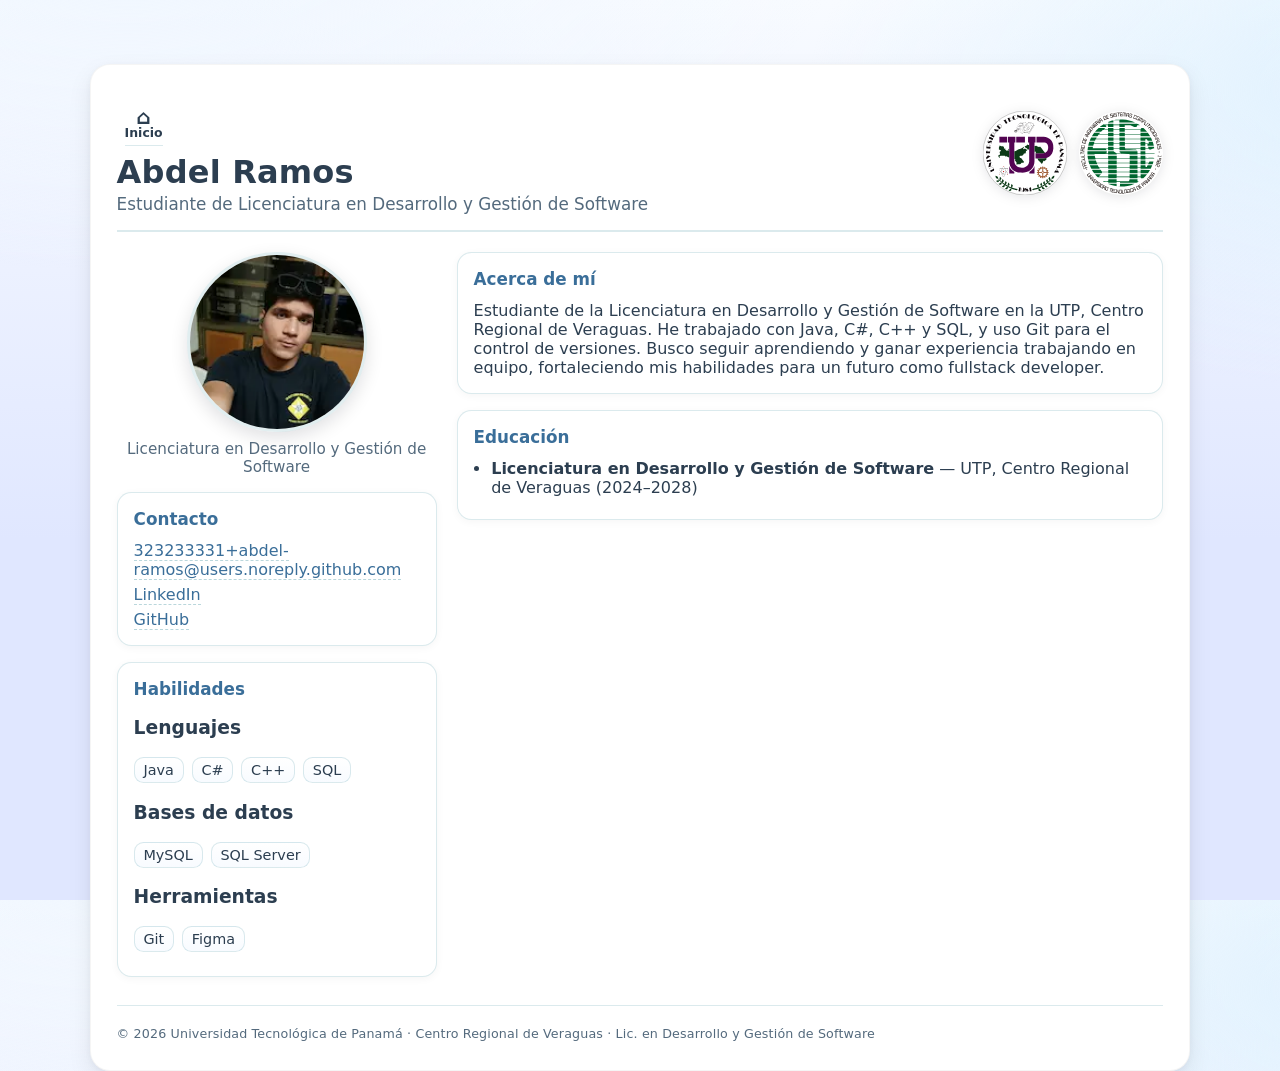
<file: site/alumnos/ramos-abdel/about-ramos-abdel.html>
<!-- file: site/alumnos/ramos-abdel/about-ramos-abdel.html -->
<!--
  PLANTILLA DE PERFIL — HTML
  ──────────────────────────────────────────────────────────────
  ESTA ES LA PLANTILLA. No la edites: copia la carpeta completa
  site/alumnos/apellidos-nombre/ y renómbrala con tus datos.

  Qué editar en tu copia:
    • Este comentario de la primera línea (la ruta debe ser la tuya).
    • El <title> y el <link> a tu hoja de estilos.
    • Nombre, tagline y todos los marcadores con la forma {{TEXTO}}.
    • Las cuatro rutas de la fotografía (src y srcset).
  Qué NO cambiar:
    • Estructura (header / aside / main / footer).
    • Rutas a los logos institucionales (../../assets/img/).

  Nombres de archivo de tu copia, si te llamas Juan Pérez:
    about-perez-juan.html
    assets/css/about-perez-juan.css
    assets/img/foto-perez-juan-{160,320,480,640}.webp
-->
<!DOCTYPE html>
<html lang="es">
  <head>
    <meta charset="utf-8" />
    <meta name="viewport" content="width=device-width,initial-scale=1" />
    <title>Abdel Ramos — Perfil</title>

    <!-- CSS específico de esta página -->
    <link rel="stylesheet" href="./assets/css/about-ramos-abdel.css" />

    <!-- Descripción breve (práctica de metadatos/SEO) -->
    <meta
      name="description"
      content="Perfil de estudiante — Licenciatura en Desarrollo y Gestión de Software (UTP FISC Veraguas)"
    />
  </head>
  <body>
    <!-- Contenedor principal (layout en Grid definido en el CSS) -->
    <div class="page-grid">
      <header class="header">
        <div class="titulos">
          <!-- Navegación mínima (breadcrumb). Puedes añadir más tabs si el profe lo pide -->
          <div class="top-actions">
            <nav class="tabs-left" aria-label="Navegación">
              <a href="../../index.html" class="tab-link is-active">
                <span class="ico" aria-hidden="true">&#8962;</span>
                <span class="label">Inicio</span>
              </a>
            </nav>
          </div>

          <!-- EDITA: nombre y tagline -->
          <h1 class="nombre">Abdel Ramos</h1>
          <p class="tagline">Estudiante de Licenciatura en Desarrollo y Gestión de Software</p>
        </div>

        <!-- Logos institucionales (no cambiar rutas) -->
        <div class="logos">
          <img
            class="logo"
            src="../../assets/img/logo-utp.svg"
            alt="Logo UTP"
          />
          <img
            class="logo"
            src="../../assets/img/logo-fisc.svg"
            alt="Logo FISC"
          />
        </div>
      </header>

      <!-- Columna izquierda (foto + contacto + habilidades) -->
      <aside class="sidebar">
        <figure class="perfil">
          <img
            src="./assets/img/foto-ramos-abdel-480.webp"
            srcset="
              ./assets/img/foto-ramos-abdel-160.webp 160w,
              ./assets/img/foto-ramos-abdel-320.webp 320w,
              ./assets/img/foto-ramos-abdel-480.webp 480w,
              ./assets/img/foto-ramos-abdel-640.webp 640w
            "
            sizes="(max-width: 700px) 128px, 160px"
            alt="Fotografía de Abdel Ramos, estudiante de LDGS UTP FISC Veraguas"
            width="160"
            height="160"
            loading="lazy"
            decoding="async"
          />
          <figcaption>
            Licenciatura en Desarrollo y Gestión de Software
          </figcaption>
        </figure>

        <section class="contacto card">
          <h2>Contacto</h2>
          <ul class="lista-contacto">
            <li>
              <a href="mailto:323233331+abdel-ramos@users.noreply.github.com">323233331+abdel-ramos@users.noreply.github.com</a>
            </li>
            <li>
              <a target="_blank" rel="noopener" href="https://www.linkedin.com/in/abdel-said-ramos-rodríguez31">LinkedIn</a>
            </li>
            <li>
              <a target="_blank" rel="noopener" href="https://github.com/abdel-ramos">GitHub</a>
            </li>
          </ul>
        </section>

        <!-- Añade o quita chips según tus tecnologías reales -->
        <section class="skills card">
          <h2>Habilidades</h2>

          <h3>Lenguajes</h3>
          <div class="chips">
            <span class="chip">Java</span>
            <span class="chip">C#</span>
            <span class="chip">C++</span>
            <span class="chip">SQL</span>
          </div>

          <h3>Bases de datos</h3>
          <div class="chips">
            <span class="chip">MySQL</span>
            <span class="chip">SQL Server</span>
          </div>

          <h3>Herramientas</h3>
          <div class="chips">
            <span class="chip">Git</span>
            <span class="chip">Figma</span>
          </div>

        </section>
      </aside>

      <!-- Columna derecha (contenido principal) -->
      <main class="contenido">
         <section class="resumen card">
          <h2>Acerca de mí</h2>
          <p>Estudiante de la Licenciatura en Desarrollo y Gestión de Software en la UTP, Centro Regional de Veraguas. He trabajado con Java, C#, C++ y SQL, y uso Git para el control de versiones. Busco seguir aprendiendo y ganar experiencia trabajando en equipo, fortaleciendo mis habilidades para un futuro como fullstack developer.</p>
        </section>

        <section class="educacion card">
          <h2>Educación</h2>
          <ul class="listado-simple">
            <li>
              <strong>Licenciatura en Desarrollo y Gestión de Software</strong>
              — UTP, Centro Regional de Veraguas (2024–2028)
            </li>
          </ul>
        </section>

      </main>

      <footer class="footer">
        <small>
          © 2026 Universidad Tecnológica de Panamá · Centro Regional de Veraguas
          · Lic. en Desarrollo y Gestión de Software
        </small>
      </footer>
    </div>
  </body>
</html>
</file>
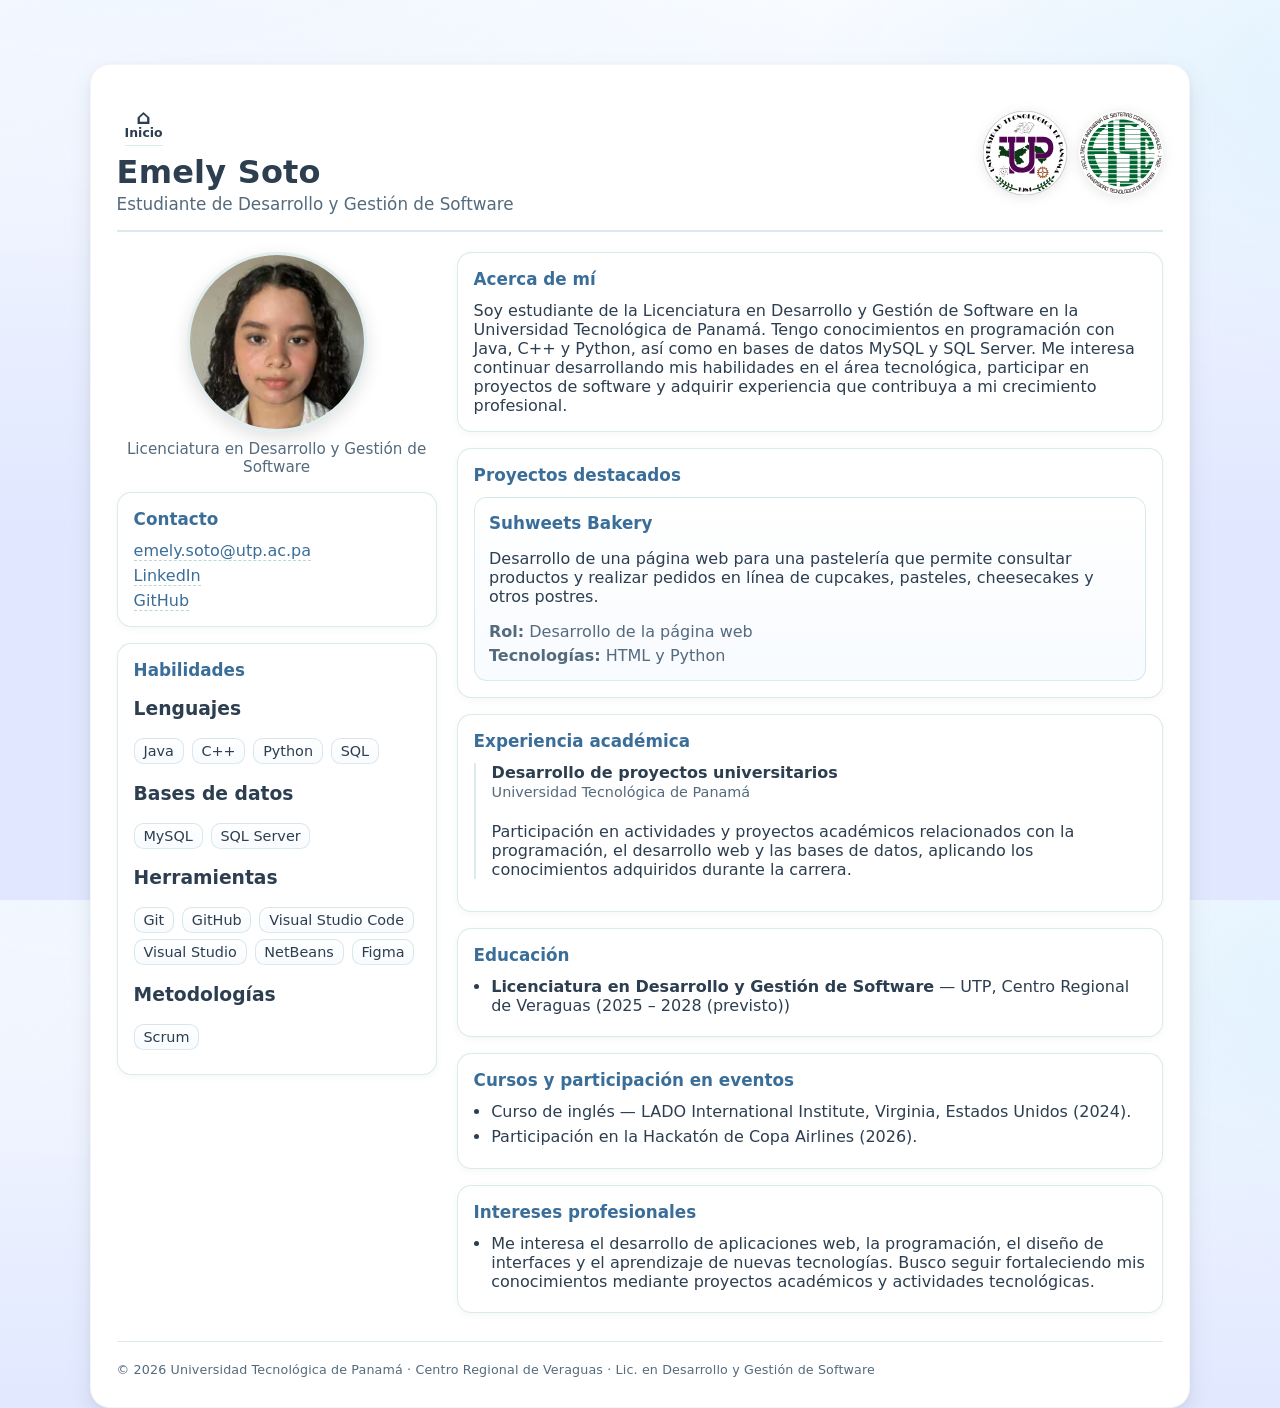
<file: site/alumnos/soto-emely/about-soto-emely.html>
<!-- file: site/alumnos/soto-emely/about-soto-emely.html -->
<!--
  PLANTILLA DE PERFIL — HTML
  ──────────────────────────────────────────────────────────────
  ESTA ES LA PLANTILLA. No la edites: copia la carpeta completa
  site/alumnos/apellidos-nombre/ y renómbrala con tus datos.

  Qué editar en tu copia:
    • Este comentario de la primera línea (la ruta debe ser la tuya).
    • El <title> y el <link> a tu hoja de estilos.
    • Nombre, tagline y todos los marcadores con la forma {{TEXTO}}.
    • Las cuatro rutas de la fotografía (src y srcset).
  Qué NO cambiar:
    • Estructura (header / aside / main / footer).
    • Rutas a los logos institucionales (../../assets/img/).

  Nombres de archivo de tu copia, si te llamas Juan Pérez:
    about-perez-juan.html
    assets/css/about-perez-juan.css
    assets/img/foto-perez-juan-{160,320,480,640}.webp
-->
<!DOCTYPE html>
<html lang="es">
  <head>
    <meta charset="utf-8" />
    <meta name="viewport" content="width=device-width,initial-scale=1" />
    <title>Emely Soto — Perfil</title>

    <!-- CSS específico de esta página -->
    <link rel="stylesheet" href="./assets/css/about-soto-emely.css" />

    <!-- Descripción breve (práctica de metadatos/SEO) -->
    <meta
      name="description"
      content="Perfil de estudiante — Licenciatura en Desarrollo y Gestión de Software (UTP FISC Veraguas)"
    />
  </head>
  <body>
    <!-- Contenedor principal (layout en Grid definido en el CSS) -->
    <div class="page-grid">
      <header class="header">
        <div class="titulos">
          <!-- Navegación mínima (breadcrumb). Puedes añadir más tabs si el profe lo pide -->
          <div class="top-actions">
            <nav class="tabs-left" aria-label="Navegación">
              <a href="../../index.html" class="tab-link is-active">
                <span class="ico" aria-hidden="true">&#8962;</span>
                <span class="label">Inicio</span>
              </a>
            </nav>
          </div>

          <!-- EDITA: nombre y tagline -->
          <h1 class="nombre">Emely Soto</h1>
          <p class="tagline">Estudiante de Desarrollo y Gestión de Software</p>
        </div>

        <!-- Logos institucionales (no cambiar rutas) -->
        <div class="logos">
          <img
            class="logo"
            src="../../assets/img/logo-utp.svg"
            alt="Logo UTP"
          />
          <img
            class="logo"
            src="../../assets/img/logo-fisc.svg"
            alt="Logo FISC"
          />
        </div>
      </header>

      <!-- Columna izquierda (foto + contacto + habilidades) -->
      <aside class="sidebar">
        <figure class="perfil">
          <img
            src="./assets/img/foto-soto-emely-480.webp"
            srcset="
             ./assets/img/foto-soto-emely-160.webp 160w,
             ./assets/img/foto-soto-emely-320.webp 320w,
             ./assets/img/foto-soto-emely-480.webp 480w,
             ./assets/img/foto-soto-emely-640.webp 640w
            "
            sizes="(max-width: 700px) 128px, 160px"
            alt="Emely Soto, estudiante de LDGS UTP FISC Veraguas"
            width="160"
            height="160"
            loading="lazy"
            decoding="async"
          />
          <figcaption>
            Licenciatura en Desarrollo y Gestión de Software
          </figcaption>
        </figure>

        <section class="contacto card">
          <h2>Contacto</h2>
          <ul class="lista-contacto">
            <li>
              <a href="mailto:emely.soto@utp.ac.pa">emely.soto@utp.ac.pa</a>
            </li>
            <li>
              <a target="_blank" rel="noopener" href="https://www.linkedin.com/in/emely-soto-83b081324">LinkedIn</a>
            </li>
            <li>
              <a target="_blank" rel="noopener" href="https://github.com/emely-soto">GitHub</a>
            </li>
          </ul>
        </section>

        <!-- Añade o quita chips según tus tecnologías reales -->
        <section class="skills card">
          <h2>Habilidades</h2>

          <h3>Lenguajes</h3>
          <div class="chips">
            <span class="chip">Java</span>
            <span class="chip">C++</span>
            <span class="chip">Python</span>
            <span class="chip">SQL</span>
          </div>

          <h3>Bases de datos</h3>
            <div class="chips">
              <span class="chip">MySQL</span>
              <span class="chip">SQL Server</span>
            </div>

          <h3>Herramientas</h3>
            <div class="chips">
              <span class="chip">Git</span>
              <span class="chip">GitHub</span>
              <span class="chip">Visual Studio Code</span>
              <span class="chip">Visual Studio</span>
              <span class="chip">NetBeans</span>
              <span class="chip">Figma</span>
            </div>

          <h3>Metodologías</h3>
          <div class="chips">
            <span class="chip">Scrum</span>
          </div>
        </section>
      </aside>

      <!-- Columna derecha (contenido principal) -->
      <main class="contenido">
        <section class="resumen card">
          <h2>Acerca de mí</h2>
          <p>
          Soy estudiante de la Licenciatura en Desarrollo y Gestión de Software
          en la Universidad Tecnológica de Panamá. Tengo conocimientos en
          programación con Java, C++ y Python, así como en bases de datos
          MySQL y SQL Server. Me interesa continuar desarrollando mis
          habilidades en el área tecnológica, participar en proyectos de
          software y adquirir experiencia que contribuya a mi crecimiento
          profesional.
        </p>
        </section>

        <!-- Duplica <article.proyecto> por cada proyecto -->
        <section class="proyectos card">
          <h2>Proyectos destacados</h2>
          <div class="proyectos-flex">
            <article class="proyecto">
            <header class="proyecto-head">
              <h3>Suhweets Bakery</h3>
            </header>

            <p>
              Desarrollo de una página web para una pastelería que permite
              consultar productos y realizar pedidos en línea de cupcakes,
              pasteles, cheesecakes y otros postres.
            </p>

            <p class="rol">
              <strong>Rol:</strong> Desarrollo de la página web
            </p>

            <p class="tech">
              <strong>Tecnologías:</strong> HTML y Python
            </p>
          </article>
          </div>
        </section>

        <section class="experiencia card">
          <h2>Experiencia académica</h2>
          <ul class="timeline">
            <li>
              <div class="item">
                <h3>Desarrollo de proyectos universitarios</h3>
                <span class="meta">Universidad Tecnológica de Panamá</span>
                <p>
                  Participación en actividades y proyectos académicos
                  relacionados con la programación, el desarrollo web
                  y las bases de datos, aplicando los conocimientos
                  adquiridos durante la carrera.
                </p>
              </div>
            </li>
          </ul>
        </section>

        <section class="educacion card">
          <h2>Educación</h2>
          <ul class="listado-simple">
            <li>
              <strong>Licenciatura en Desarrollo y Gestión de Software</strong>
              — UTP, Centro Regional de Veraguas (2025 – 2028 (previsto))
            </li>
          </ul>
        </section>

        <section class="certificaciones card">
          <h2>Cursos y participación en eventos</h2>
          <ul class="listado-simple">
            <li>Curso de inglés — LADO International Institute, Virginia, Estados Unidos (2024).</li>
            <li>Participación en la Hackatón de Copa Airlines (2026).</li>
          </ul>
        </section>

        <section class="extra card">
          <h2>Intereses profesionales</h2>
          <ul class="listado-simple">
            <li>
              Me interesa el desarrollo de aplicaciones web, la programación,
              el diseño de interfaces y el aprendizaje de nuevas tecnologías.
              Busco seguir fortaleciendo mis conocimientos mediante proyectos
              académicos y actividades tecnológicas.
            </li>
          </ul>
        </section>
      </main>

      <footer class="footer">
        <small>
          © 2026 Universidad Tecnológica de Panamá · Centro Regional de Veraguas
          · Lic. en Desarrollo y Gestión de Software
        </small>
      </footer>
    </div>
  </body>
</html>
</file>
<file: site/assets/css/style.css>
/* ==========================================================
   CSS de la PÁGINA ÍNDICE (site/index.html)
   - Variables con nombres FUNCIONALES (no atados a un color)
   - Comentarios pedagógicos
   ========================================================== */

/* =============  Variables de tema (índice)  ============= */
/* Si quieres cambiar apariencia global del índice, ajusta aquí */
:root {
  /* Colores de superficie y fondo */
  --color-surface: #ffffff;      /* tarjetas, contenedores */
  --color-bg-weak: #f8fbff;      /* fondo suave 1 (gradiente) */
  --color-bg-soft: #eff6ff;      /* fondo suave 2 (gradiente) */
  --color-bg-accent-a: #e0f2fe;  /* realce suave A en el fondo */
  --color-bg-accent-b: #e0e7ff;  /* realce suave B en el fondo */

  /* Tipografía */
  --color-text: #2c3e50;         /* texto principal */
  --color-text-muted: #546a7d;   /* texto secundario */

  /* Interacción (enlaces, acentos) */
  --color-brand: #3A9986;        /* color de marca principal */
  --color-brand-strong: #3A8D9A; /* hover/activos */
  --color-brand-title: #3A6E99;  /* títulos/secciones */
  --color-accent-1: #59367f;     /* acento secundario (por ejemplo, morado UTP) */
  --color-accent-2: #2fa46f;     /* acento secundario (por ejemplo, verde FISC) */

  /* Bordes, sombras y radios */
  --border-soft: rgba(58, 141, 154, 0.18);
  --radius-card: 1.25rem;
  --radius-md: 0.9rem;
  --radius-sm: 0.6rem;

  --shadow-card: 0 10px 25px rgba(2, 6, 23, .08), 0 2px 6px rgba(2, 6, 23, .04);
  --shadow-float: 0 8px 18px rgba(2, 6, 23, .08);
}

/* =============  Reset/tipografía básica (índice)  ============= */
* { box-sizing: border-box; }
html, body { height: 100%; }

body {
  margin: 0;
  font-family: system-ui, -apple-system, "Segoe UI", Roboto, "Helvetica Neue",
               Arial, "Noto Sans", "Liberation Sans", sans-serif;
  color: var(--color-text);
  /* Fondo con gradientes suaves usando variables funcionales */
  background:
    radial-gradient(1200px 600px at 10% -10%, var(--color-bg-soft), transparent 60%),
    radial-gradient(1000px 500px at 110% 10%, var(--color-bg-accent-a), transparent 60%),
    linear-gradient(180deg, var(--color-bg-weak), var(--color-bg-accent-b) 60%, var(--color-bg-accent-b));
}

/* Enlace de salto (accesibilidad) */
.skip-link {
  position: absolute;
  left: -9999px;
  top: auto;
  width: 1px; height: 1px;
  overflow: hidden;
}
.skip-link:focus {
  left: 1rem; top: 1rem;
  width: auto; height: auto;
  padding: .5rem .75rem;
  background: var(--color-surface);
  border: 1px solid var(--border-soft);
  border-radius: var(--radius-sm);
  box-shadow: var(--shadow-float);
}

/* =============  Layout principal (índice)  ============= */
.container {
  max-width: 980px;
  margin: 6rem auto;
  padding: clamp(1.25rem, 2vw, 2rem);
  background: var(--color-surface);
  border-radius: var(--radius-card);
  box-shadow: var(--shadow-card);
  border: 1px solid rgba(2, 6, 23, .04);
}

/* Header */
.header {
  display: flex;
  align-items: center;
  justify-content: space-between;
  gap: 1.25rem;
  padding-bottom: 1.25rem;
  border-bottom: 2px solid var(--border-soft);
}
.titulos { flex: 1 1 auto; }
.titulos h1 {
  margin: 0 0 .25rem 0;
  font-size: clamp(1.25rem, 2.4vw, 1.75rem);
  line-height: 1.15;
  letter-spacing: .2px;
}
.sub {
  margin: .15rem 0;
  color: var(--color-text-muted);
  font-size: clamp(.95rem, 1.6vw, 1.05rem);
}

.logos { display: flex; gap: 1rem; align-items: center; }
.logo  { width: clamp(60px, 10vw, 90px); height: auto; filter: drop-shadow(0 2px 6px rgba(2,6,23,.1)); border-radius: .3rem; }

/* Sección del curso/lista */
.curso { padding-top: 1.25rem; }
.curso h2 { margin: 1rem 0 .25rem; font-size: clamp(1.35rem, 2.2vw, 1.6rem); color: var(--color-brand-title); }
.curso h3 { margin: 0 0 .9rem; font-size: clamp(1.05rem, 1.8vw, 1.2rem); color: var(--color-brand-strong); font-weight: 600; }

.lista-estudiantes { margin: 0; padding-left: 1.25rem; }
.lista-estudiantes li {
  margin: .35rem 0;
  padding: .5rem .75rem;
  background: linear-gradient(180deg, #ffffff, var(--color-bg-weak));
  border: 1px solid var(--border-soft);
  border-radius: var(--radius-sm);
  list-style: decimal;
  transition: transform .15s ease, box-shadow .15s ease;
}
.lista-estudiantes li:hover { transform: translateY(-1px); box-shadow: var(--shadow-float); }

.enlace-estudiante {
  color: var(--color-accent-1);            /* ENLACE normal */
  text-decoration: none;
  border-bottom: 1px dashed rgba(89, 54, 127, .35);
  transition: border-color .15s ease, color .15s ease;
}
.enlace-estudiante:hover {
  color: var(--color-brand-strong);        /* ENLACE hover */
  border-bottom-color: var(--color-brand);
}

/* Footer */
.footer {
  margin-top: 2rem;
  padding-top: 1rem;
  border-top: 1px solid rgba(58, 141, 154, .20);
  color: var(--color-text-muted);
  font-size: .95rem;
  line-height: 1.5;
  letter-spacing: .15px;
}
.footer small { display: block; }
.footer .sep { margin: 0 .35rem; color: rgba(44, 62, 80, .6); }
.accent-course { color: var(--color-accent-2); font-weight: 600; }
.accent-prof  { color: var(--color-accent-1); font-weight: 500; }

/* Responsive (índice) */
@media (max-width: 700px) {
  .container { margin: 2rem 1rem; }
  .header { flex-direction: column; align-items: center; text-align: center; }
  .logos { justify-content: center; gap: 1.5rem; margin-top: .5rem; }
  .logo { width: clamp(70px, 15vw, 100px); }
}
</file>
<file: site/alumnos/barragan-luis/assets/css/about-barragan-luis.css>
/* file: site/alumnos/apellidos-nombre/assets/css/about-apellidos-nombre.css */
/* -----------------------------------------------------------------------
   Hoja de estilos del PERFIL del estudiante
   Cómo personalizar SIN romper el diseño:
     1) Cambia colores solo en la sección "PALETA (edita aquí)".
     2) Mantén el resto del CSS tal cual (layout y componentes).
     3) Añade/quita chips o elementos en tu HTML, no aquí.
   ----------------------------------------------------------------------- */

/* ========================= PALETA (edita aquí) =========================
   Cambia únicamente estos valores para personalizar tu tema.
   Todo el sitio lee de estas variables (no busques colores sueltos). */
:root {
  /* Fondos (tintos muy claros) */
  --bg-50: #f8fbff;
  --bg-100: #eff6ff;
  --bg-aqua-100: #e0f2fe;   /* azul claro */
  --bg-indigo-100: #e0e7ff; /* índigo claro */

  /* Marca / énfasis (gama verdosa/teal) */
  --brand-500: #3a9986;
  --brand-600: #3a8d9a;
  --brand-700: #3a6e99;

  /* Tipografía y superficies */
  --ink-900: #2c3e50;  /* texto principal */
  --ink-700: #546a7d;  /* texto secundario */
  --card:    #ffffff;  /* superficie (tarjetas / contenedores) */

  /* Accesorios derivados */
  --border-soft: rgba(58, 141, 154, 0.18); /* borde sutil ligado a brand */
  --shadow-1:    0 10px 25px rgba(2, 6, 23, 0.08), 0 2px 6px rgba(2, 6, 23, 0.04);
}

/* ===========================================
   RESETEO BÁSICO / TIPOGRAFÍA GLOBAL
   Mantiene el layout estable y la fuente del sistema.
   =========================================== */
* { box-sizing: border-box; }
html, body { height: 100%; }

body {
  margin: 0;
  font-family: system-ui, -apple-system, "Segoe UI", Roboto, "Helvetica Neue",
    Arial, "Noto Sans", "Liberation Sans", sans-serif;
  color: var(--ink-900);

  /* Fondo con gradientes suaves controlados por la paleta */
  background:
    radial-gradient(1200px 600px at 10% -10%, var(--bg-100), transparent 60%),
    radial-gradient(1000px 500px at 110% 10%, var(--bg-aqua-100), transparent 60%),
    linear-gradient(180deg, var(--bg-50), var(--bg-indigo-100) 60%, var(--bg-indigo-100));
}

/* ========================= GRID GENERAL DE LA PÁGINA =========================
   Móvil: 1 columna. ≥900px: 2 columnas (sidebar + contenido). */
.page-grid {
  display: grid;
  grid-template-columns: 1fr; /* móvil: 1 columna */
  grid-template-rows: auto auto 1fr auto; /* header, sidebar (móvil), contenido, footer */
  grid-template-areas:
    "header"
    "sidebar"
    "contenido"
    "footer";
  gap: 1.25rem;
  max-width: 1100px;
  margin: 4rem auto;
  padding: clamp(1rem, 2vw, 2rem);
  background: var(--card);
  border-radius: 1.25rem;
  box-shadow: var(--shadow-1);
  border: 1px solid rgba(2, 6, 23, 0.04);
}

@media (min-width: 900px) {
  .page-grid {
    grid-template-columns: 320px 1fr;
    grid-template-rows: auto 1fr auto; /* header, cuerpo, footer */
    grid-template-areas:
      "header header"
      "sidebar contenido"
      "footer footer";
  }
}

/* ========================= HEADER (Flex interno) =========================
   Títulos a la izquierda; logos a la derecha. */
.header {
  grid-area: header;
  display: flex; /* organiza títulos y logos */
  align-items: center;
  justify-content: space-between;
  gap: 1rem;
  padding-bottom: 1rem;
  border-bottom: 2px solid var(--border-soft);
}

.titulos { flex: 1 1 auto; }

.nombre {
  margin: 0 0 0.25rem;
  font-size: clamp(1.4rem, 3vw, 2rem);
  line-height: 1.15;
  letter-spacing: 0.2px;
}

.tagline {
  margin: 0;
  color: var(--ink-700);
  font-size: clamp(0.95rem, 1.6vw, 1.05rem);
}

.logos {
  display: flex; /* logos lado a lado */
  align-items: center;
  gap: 0.75rem;
  flex-shrink: 0;
}

.logo {
  width: clamp(56px, 10vw, 84px);
  height: auto;
  filter: drop-shadow(0 2px 6px rgba(2, 6, 23, 0.1));
  border-radius: 0.3rem;
}

/* ========================= SIDEBAR (Flex interno) =========================
   Columna izquierda: foto, contacto y habilidades. */
.sidebar {
  grid-area: sidebar;
  display: flex;
  flex-direction: column;
  gap: 1rem;
}

/* Imagen de perfil circular con recorte controlado */
.perfil {
  margin: 0;
  display: grid;
  gap: 0.5rem;
  justify-items: center;
  text-align: center;
}

.perfil img {
  width: var(--avatar-size, 160px);
  height: var(--avatar-size, 160px);
  aspect-ratio: 1 / 1;
  object-fit: cover;        /* rellena sin deformar */
  object-position: 60% 35%; /* ajusta encuadre (evita cortar cabello) */
  border-radius: 50%;       /* círculo perfecto */
  box-shadow: 0 6px 18px rgba(2, 6, 23, 0.12); /* sombra sutil */
  border: 3px solid rgba(58, 141, 154, 0.15);
}

.perfil figcaption {
  color: var(--ink-700);
  font-size: 0.95rem;
}

/* Tarjetas reutilizables (contacto, skills, etc.) */
.card {
  background: var(--card);
  border: 1px solid var(--border-soft);
  border-radius: 0.9rem;
  padding: 1rem;
  box-shadow: 0 2px 8px rgba(2, 6, 23, 0.04);
}

/* Títulos de sección dentro de tarjetas */
.contacto h2,
.skills h2,
.resumen h2,
.proyectos h2,
.experiencia h2,
.educacion h2,
.certificaciones h2,
.extra h2 {
  margin: 0 0 0.75rem;
  font-size: 1.05rem;
  color: var(--brand-700);
}

/* Lista de contacto con subrayado punteado (comunica clic) */
.lista-contacto {
  list-style: none;
  margin: 0;
  padding: 0;
  display: flex; /* columna */
  flex-direction: column;
  gap: 0.35rem;
}
.lista-contacto a {
  color: var(--brand-700);
  text-decoration: none;
  border-bottom: 1px dashed rgba(58, 141, 154, 0.35);
}
.lista-contacto a:hover {
  color: var(--brand-600);
  border-bottom-color: var(--brand-500);
}

/* Chips de skills (pastillas reusables) */
.chips {
  display: flex;
  flex-wrap: wrap;
  gap: 0.4rem 0.5rem;
  margin-bottom: 0.5rem;
}
.chip {
  display: inline-flex;
  align-items: center;
  padding: 0.25rem 0.55rem;
  border-radius: 0.6rem;
  background: linear-gradient(180deg, #ffffff, var(--bg-50));
  border: 1px solid var(--border-soft);
  font-size: 0.9rem;
  color: var(--ink-900);
}

/* ========================= CONTENIDO (Flex en secciones) ========================= */
.contenido {
  grid-area: contenido;
  display: flex;
  flex-direction: column;
  gap: 1rem;
}

.resumen p {
  margin: 0;
  color: var(--ink-900);
}

/* Proyectos: tarjetas con wrap para adaptarse a distintos anchos */
.proyectos-flex {
  display: flex;
  flex-wrap: wrap;
  gap: 1rem;
}
.proyecto {
  flex: 1 1 260px; /* se adapta con wrap */
  min-width: 240px;
  border: 1px solid var(--border-soft);
  border-radius: 0.8rem;
  padding: 0.9rem;
  background: linear-gradient(180deg, #fff, var(--bg-50));
}
.proyecto-head {
  display: flex; /* título + links */
  align-items: center;
  justify-content: space-between;
  gap: 0.5rem;
  margin-bottom: 0.5rem;
}
.proyecto h3 {
  margin: 0;
  font-size: 1.05rem;
  color: var(--brand-700);
}
.proyecto-links {
  display: flex;
  gap: 0.5rem;
}
.proyecto-links a {
  text-decoration: none;
  color: var(--brand-600);
  border-bottom: 1px dashed rgba(58, 141, 154, 0.35);
}
.proyecto-links a:hover {
  color: var(--brand-700);
}

.rol,
.tech {
  margin: 0.35rem 0 0;
  color: var(--ink-700);
}

/* Experiencia (timeline vertical sencillo) */
.timeline {
  list-style: none;
  margin: 0;
  padding: 0;
  display: flex;
  flex-direction: column;
  gap: 0.85rem;
}
.timeline .item {
  position: relative;
  padding-left: 1rem;
  border-left: 2px solid var(--border-soft);
}
.timeline .item h3 {
  margin: 0;
  font-size: 1rem;
}
.timeline .item .meta {
  display: inline-block;
  margin: 0.15rem 0 0.35rem;
  font-size: 0.9rem;
  color: var(--ink-700);
}

/* Listas simples (educación, certificaciones, etc.) */
.listado-simple {
  margin: 0;
  padding-left: 1.1rem;
}
.listado-simple li {
  margin: 0.35rem 0;
}

/* ========================= FOOTER ========================= */
.footer {
  grid-area: footer;
  margin-top: 0.5rem;
  padding-top: 1rem;
  border-top: 1px solid var(--border-soft);
  color: var(--ink-700);
  font-size: 0.95rem;
  line-height: 1.5;
  letter-spacing: 0.15px;
}

/* ========================= Tabbar simple (breadcrumb) ========================= */
.header { flex-wrap: wrap; }

.top-actions {
  flex-basis: 100%;
  padding: .5rem;
  margin-top: 0.5rem; /* antes estaba mal escrito como "margin: top" */
}
.tabs-left {
  display: inline-flex;
  gap: 1rem;
  border-bottom: 1px solid var(--border-soft);
  padding-bottom: 0.35rem;
  width: max-content; /* subrayado solo bajo los tabs */
}
.tab-link {
  display: flex;
  flex-direction: column;
  align-items: center;
  text-decoration: none;
  color: #8c8f93; /* gris inactivo */
  line-height: 1;
}
.tab-link .ico   { font-size: 20px; }
.tab-link .label { font-size: .78rem; }
.tab-link.is-active {
  color: var(--ink-900); /* activo más oscuro */
  font-weight: 600;
}
.tab-link:is(:hover, :focus-visible) {
  color: var(--brand-600);
  outline: none;
}

/* ========================= RESPONSIVE ESPECÍFICO ========================= */
@media (max-width: 700px) {
  :root { --avatar-size: 128px; }
}
@media (min-width: 1200px) {
  :root { --avatar-size: 180px; } /* un poco más grande en pantallas grandes */
}
@media (max-width: 700px) {
  .page-grid { margin: 2rem 1rem; }
  .header { flex-direction: column; align-items: flex-start; }
  .logos  { align-self: flex-end; }
}
</file>
<file: site/alumnos/barria-luis/assets/css/about-barria-luis.css>
/* file: site/alumnos/barria-luis/assets/css/about-barria-luis.css */
/* -----------------------------------------------------------------------
   Hoja de estilos del PERFIL del estudiante
   Cómo personalizar SIN romper el diseño:
     1) Cambia colores solo en la sección "PALETA (edita aquí)".
     2) Mantén el resto del CSS tal cual (layout y componentes).
     3) Añade/quita chips o elementos en tu HTML, no aquí.
   ----------------------------------------------------------------------- */

/* ========================= PALETA (edita aquí) =========================
   Cambia únicamente estos valores para personalizar tu tema.
   Todo el sitio lee de estas variables (no busques colores sueltos). */
:root {
  /* Fondos (tintos muy claros) */
  --bg-50: #f8fbff;
  --bg-100: #eff6ff;
  --bg-aqua-100: #e0f2fe;   /* azul claro */
  --bg-indigo-100: #e0e7ff; /* índigo claro */

  /* Marca / énfasis (gama verdosa/teal) */
  --brand-500: #3a9986;
  --brand-600: #3a8d9a;
  --brand-700: #3a6e99;

  /* Tipografía y superficies */
  --ink-900: #2c3e50;  /* texto principal */
  --ink-700: #546a7d;  /* texto secundario */
  --card:    #ffffff;  /* superficie (tarjetas / contenedores) */

  /* Accesorios derivados */
  --border-soft: rgba(58, 141, 154, 0.18); /* borde sutil ligado a brand */
  --shadow-1:    0 10px 25px rgba(2, 6, 23, 0.08), 0 2px 6px rgba(2, 6, 23, 0.04);
}

/* ===========================================
   RESETEO BÁSICO / TIPOGRAFÍA GLOBAL
   Mantiene el layout estable y la fuente del sistema.
   =========================================== */
* { box-sizing: border-box; }
html, body { height: 100%; }

body {
  margin: 0;
  font-family: system-ui, -apple-system, "Segoe UI", Roboto, "Helvetica Neue",
    Arial, "Noto Sans", "Liberation Sans", sans-serif;
  color: var(--ink-900);

  /* Fondo con gradientes suaves controlados por la paleta */
  background:
    radial-gradient(1200px 600px at 10% -10%, var(--bg-100), transparent 60%),
    radial-gradient(1000px 500px at 110% 10%, var(--bg-aqua-100), transparent 60%),
    linear-gradient(180deg, var(--bg-50), var(--bg-indigo-100) 60%, var(--bg-indigo-100));
}

/* ========================= GRID GENERAL DE LA PÁGINA =========================
   Móvil: 1 columna. ≥900px: 2 columnas (sidebar + contenido). */
.page-grid {
  display: grid;
  grid-template-columns: 1fr; /* móvil: 1 columna */
  grid-template-rows: auto auto 1fr auto; /* header, sidebar (móvil), contenido, footer */
  grid-template-areas:
    "header"
    "sidebar"
    "contenido"
    "footer";
  gap: 1.25rem;
  max-width: 1100px;
  margin: 4rem auto;
  padding: clamp(1rem, 2vw, 2rem);
  background: var(--card);
  border-radius: 1.25rem;
  box-shadow: var(--shadow-1);
  border: 1px solid rgba(2, 6, 23, 0.04);
}

@media (min-width: 900px) {
  .page-grid {
    grid-template-columns: 320px 1fr;
    grid-template-rows: auto 1fr auto; /* header, cuerpo, footer */
    grid-template-areas:
      "header header"
      "sidebar contenido"
      "footer footer";
  }
}

/* ========================= HEADER (Flex interno) =========================
   Títulos a la izquierda; logos a la derecha. */
.header {
  grid-area: header;
  display: flex; /* organiza títulos y logos */
  align-items: center;
  justify-content: space-between;
  gap: 1rem;
  padding-bottom: 1rem;
  border-bottom: 2px solid var(--border-soft);
}

.titulos { flex: 1 1 auto; }

.nombre {
  margin: 0 0 0.25rem;
  font-size: clamp(1.4rem, 3vw, 2rem);
  line-height: 1.15;
  letter-spacing: 0.2px;
}

.tagline {
  margin: 0;
  color: var(--ink-700);
  font-size: clamp(0.95rem, 1.6vw, 1.05rem);
}

.logos {
  display: flex; /* logos lado a lado */
  align-items: center;
  gap: 0.75rem;
  flex-shrink: 0;
}

.logo {
  width: clamp(56px, 10vw, 84px);
  height: auto;
  filter: drop-shadow(0 2px 6px rgba(2, 6, 23, 0.1));
  border-radius: 0.3rem;
}

/* ========================= SIDEBAR (Flex interno) =========================
   Columna izquierda: foto, contacto y habilidades. */
.sidebar {
  grid-area: sidebar;
  display: flex;
  flex-direction: column;
  gap: 1rem;
}

/* Imagen de perfil circular con recorte controlado */
.perfil {
  margin: 0;
  display: grid;
  gap: 0.5rem;
  justify-items: center;
  text-align: center;
}

.perfil img {
  width: var(--avatar-size, 160px);
  height: var(--avatar-size, 160px);
  aspect-ratio: 1 / 1;
  object-fit: cover;        /* rellena sin deformar */
  object-position: 60% 35%; /* ajusta encuadre (evita cortar cabello) */
  border-radius: 50%;       /* círculo perfecto */
  box-shadow: 0 6px 18px rgba(2, 6, 23, 0.12); /* sombra sutil */
  border: 3px solid rgba(58, 141, 154, 0.15);
}

.perfil figcaption {
  color: var(--ink-700);
  font-size: 0.95rem;
}

/* Tarjetas reutilizables (contacto, skills, etc.) */
.card {
  background: var(--card);
  border: 1px solid var(--border-soft);
  border-radius: 0.9rem;
  padding: 1rem;
  box-shadow: 0 2px 8px rgba(2, 6, 23, 0.04);
}

/* Títulos de sección dentro de tarjetas */
.contacto h2,
.skills h2,
.resumen h2,
.proyectos h2,
.experiencia h2,
.educacion h2,
.certificaciones h2,
.extra h2 {
  margin: 0 0 0.75rem;
  font-size: 1.05rem;
  color: var(--brand-700);
}

/* Lista de contacto con subrayado punteado (comunica clic) */
.lista-contacto {
  list-style: none;
  margin: 0;
  padding: 0;
  display: flex; /* columna */
  flex-direction: column;
  gap: 0.35rem;
}
.lista-contacto a {
  color: var(--brand-700);
  text-decoration: none;
  border-bottom: 1px dashed rgba(58, 141, 154, 0.35);
}
.lista-contacto a:hover {
  color: var(--brand-600);
  border-bottom-color: var(--brand-500);
}

/* Chips de skills (pastillas reusables) */
.chips {
  display: flex;
  flex-wrap: wrap;
  gap: 0.4rem 0.5rem;
  margin-bottom: 0.5rem;
}
.chip {
  display: inline-flex;
  align-items: center;
  padding: 0.25rem 0.55rem;
  border-radius: 0.6rem;
  background: linear-gradient(180deg, #ffffff, var(--bg-50));
  border: 1px solid var(--border-soft);
  font-size: 0.9rem;
  color: var(--ink-900);
}

/* ========================= CONTENIDO (Flex en secciones) ========================= */
.contenido {
  grid-area: contenido;
  display: flex;
  flex-direction: column;
  gap: 1rem;
}

.resumen p {
  margin: 0;
  color: var(--ink-900);
}

/* Proyectos: tarjetas con wrap para adaptarse a distintos anchos */
.proyectos-flex {
  display: flex;
  flex-wrap: wrap;
  gap: 1rem;
}
.proyecto {
  flex: 1 1 260px; /* se adapta con wrap */
  min-width: 240px;
  border: 1px solid var(--border-soft);
  border-radius: 0.8rem;
  padding: 0.9rem;
  background: linear-gradient(180deg, #fff, var(--bg-50));
}
.proyecto-head {
  display: flex; /* título + links */
  align-items: center;
  justify-content: space-between;
  gap: 0.5rem;
  margin-bottom: 0.5rem;
}
.proyecto h3 {
  margin: 0;
  font-size: 1.05rem;
  color: var(--brand-700);
}
.proyecto-links {
  display: flex;
  gap: 0.5rem;
}
.proyecto-links a {
  text-decoration: none;
  color: var(--brand-600);
  border-bottom: 1px dashed rgba(58, 141, 154, 0.35);
}
.proyecto-links a:hover {
  color: var(--brand-700);
}

.rol,
.tech {
  margin: 0.35rem 0 0;
  color: var(--ink-700);
}

/* Experiencia (timeline vertical sencillo) */
.timeline {
  list-style: none;
  margin: 0;
  padding: 0;
  display: flex;
  flex-direction: column;
  gap: 0.85rem;
}
.timeline .item {
  position: relative;
  padding-left: 1rem;
  border-left: 2px solid var(--border-soft);
}
.timeline .item h3 {
  margin: 0;
  font-size: 1rem;
}
.timeline .item .meta {
  display: inline-block;
  margin: 0.15rem 0 0.35rem;
  font-size: 0.9rem;
  color: var(--ink-700);
}

/* Listas simples (educación, certificaciones, etc.) */
.listado-simple {
  margin: 0;
  padding-left: 1.1rem;
}
.listado-simple li {
  margin: 0.35rem 0;
}

/* ========================= FOOTER ========================= */
.footer {
  grid-area: footer;
  margin-top: 0.5rem;
  padding-top: 1rem;
  border-top: 1px solid var(--border-soft);
  color: var(--ink-700);
  font-size: 0.95rem;
  line-height: 1.5;
  letter-spacing: 0.15px;
}

/* ========================= Tabbar simple (breadcrumb) ========================= */
.header { flex-wrap: wrap; }

.top-actions {
  flex-basis: 100%;
  padding: .5rem;
  margin-top: 0.5rem; /* antes estaba mal escrito como "margin: top" */
}
.tabs-left {
  display: inline-flex;
  gap: 1rem;
  border-bottom: 1px solid var(--border-soft);
  padding-bottom: 0.35rem;
  width: max-content; /* subrayado solo bajo los tabs */
}
.tab-link {
  display: flex;
  flex-direction: column;
  align-items: center;
  text-decoration: none;
  color: #8c8f93; /* gris inactivo */
  line-height: 1;
}
.tab-link .ico   { font-size: 20px; }
.tab-link .label { font-size: .78rem; }
.tab-link.is-active {
  color: var(--ink-900); /* activo más oscuro */
  font-weight: 600;
}
.tab-link:is(:hover, :focus-visible) {
  color: var(--brand-600);
  outline: none;
}

/* ========================= RESPONSIVE ESPECÍFICO ========================= */
@media (max-width: 700px) {
  :root { --avatar-size: 128px; }
}
@media (min-width: 1200px) {
  :root { --avatar-size: 180px; } /* un poco más grande en pantallas grandes */
}
@media (max-width: 700px) {
  .page-grid { margin: 2rem 1rem; }
  .header { flex-direction: column; align-items: flex-start; }
  .logos  { align-self: flex-end; }
}
</file>
<file: site/alumnos/barrios-noriel/assets/css/about-barrios-noriel.css>
/* file: site/alumnos/barrios-noriel/assets/css/about-barrios-noriel.css */
/* -----------------------------------------------------------------------
   Hoja de estilos del PERFIL del estudiante
   Cómo personalizar SIN romper el diseño:
     1) Cambia colores solo en la sección "PALETA (edita aquí)".
     2) Mantén el resto del CSS tal cual (layout y componentes).
     3) Añade/quita chips o elementos en tu HTML, no aquí.
   ----------------------------------------------------------------------- */

/* ========================= PALETA (edita aquí) =========================
   Cambia únicamente estos valores para personalizar tu tema.
   Todo el sitio lee de estas variables (no busques colores sueltos). */
:root {
  /* Fondos (tintos muy claros) */
  --bg-50: #f8fbff;
  --bg-100: #eff6ff;
  --bg-aqua-100: #e0f2fe;   /* azul claro */
  --bg-indigo-100: #e0e7ff; /* índigo claro */

  /* Marca / énfasis (gama verdosa/teal) */
  --brand-500: #3a9986;
  --brand-600: #3a8d9a;
  --brand-700: #3a6e99;

  /* Tipografía y superficies */
  --ink-900: #2c3e50;  /* texto principal */
  --ink-700: #546a7d;  /* texto secundario */
  --card:    #ffffff;  /* superficie (tarjetas / contenedores) */

  /* Accesorios derivados */
  --border-soft: rgba(58, 141, 154, 0.18); /* borde sutil ligado a brand */
  --shadow-1:    0 10px 25px rgba(2, 6, 23, 0.08), 0 2px 6px rgba(2, 6, 23, 0.04);
}

/* ===========================================
   RESETEO BÁSICO / TIPOGRAFÍA GLOBAL
   Mantiene el layout estable y la fuente del sistema.
   =========================================== */
* { box-sizing: border-box; }
html, body { height: 100%; }

body {
  margin: 0;
  font-family: system-ui, -apple-system, "Segoe UI", Roboto, "Helvetica Neue",
    Arial, "Noto Sans", "Liberation Sans", sans-serif;
  color: var(--ink-900);

  /* Fondo con gradientes suaves controlados por la paleta */
  background:
    radial-gradient(1200px 600px at 10% -10%, var(--bg-100), transparent 60%),
    radial-gradient(1000px 500px at 110% 10%, var(--bg-aqua-100), transparent 60%),
    linear-gradient(180deg, var(--bg-50), var(--bg-indigo-100) 60%, var(--bg-indigo-100));
}

/* ========================= GRID GENERAL DE LA PÁGINA =========================
   Móvil: 1 columna. ≥900px: 2 columnas (sidebar + contenido). */
.page-grid {
  display: grid;
  grid-template-columns: 1fr; /* móvil: 1 columna */
  grid-template-rows: auto auto 1fr auto; /* header, sidebar (móvil), contenido, footer */
  grid-template-areas:
    "header"
    "sidebar"
    "contenido"
    "footer";
  gap: 1.25rem;
  max-width: 1100px;
  margin: 4rem auto;
  padding: clamp(1rem, 2vw, 2rem);
  background: var(--card);
  border-radius: 1.25rem;
  box-shadow: var(--shadow-1);
  border: 1px solid rgba(2, 6, 23, 0.04);
}

@media (min-width: 900px) {
  .page-grid {
    grid-template-columns: 320px 1fr;
    grid-template-rows: auto 1fr auto; /* header, cuerpo, footer */
    grid-template-areas:
      "header header"
      "sidebar contenido"
      "footer footer";
  }
}

/* ========================= HEADER (Flex interno) =========================
   Títulos a la izquierda; logos a la derecha. */
.header {
  grid-area: header;
  display: flex; /* organiza títulos y logos */
  align-items: center;
  justify-content: space-between;
  gap: 1rem;
  padding-bottom: 1rem;
  border-bottom: 2px solid var(--border-soft);
}

.titulos { flex: 1 1 auto; }

.nombre {
  margin: 0 0 0.25rem;
  font-size: clamp(1.4rem, 3vw, 2rem);
  line-height: 1.15;
  letter-spacing: 0.2px;
}

.tagline {
  margin: 0;
  color: var(--ink-700);
  font-size: clamp(0.95rem, 1.6vw, 1.05rem);
}

.logos {
  display: flex; /* logos lado a lado */
  align-items: center;
  gap: 0.75rem;
  flex-shrink: 0;
}

.logo {
  width: clamp(56px, 10vw, 84px);
  height: auto;
  filter: drop-shadow(0 2px 6px rgba(2, 6, 23, 0.1));
  border-radius: 0.3rem;
}

/* ========================= SIDEBAR (Flex interno) =========================
   Columna izquierda: foto, contacto y habilidades. */
.sidebar {
  grid-area: sidebar;
  display: flex;
  flex-direction: column;
  gap: 1rem;
}

/* Imagen de perfil circular con recorte controlado */
.perfil {
  margin: 0;
  display: grid;
  gap: 0.5rem;
  justify-items: center;
  text-align: center;
}

.perfil img {
  width: var(--avatar-size, 160px);
  height: var(--avatar-size, 160px);
  aspect-ratio: 1 / 1;
  object-fit: cover;        /* rellena sin deformar */
  object-position: 60% 35%; /* ajusta encuadre (evita cortar cabello) */
  border-radius: 50%;       /* círculo perfecto */
  box-shadow: 0 6px 18px rgba(2, 6, 23, 0.12); /* sombra sutil */
  border: 3px solid rgba(58, 141, 154, 0.15);
}

.perfil figcaption {
  color: var(--ink-700);
  font-size: 0.95rem;
}

/* Tarjetas reutilizables (contacto, skills, etc.) */
.card {
  background: var(--card);
  border: 1px solid var(--border-soft);
  border-radius: 0.9rem;
  padding: 1rem;
  box-shadow: 0 2px 8px rgba(2, 6, 23, 0.04);
}

/* Títulos de sección dentro de tarjetas */
.contacto h2,
.skills h2,
.resumen h2,
.proyectos h2,
.experiencia h2,
.educacion h2,
.certificaciones h2,
.extra h2 {
  margin: 0 0 0.75rem;
  font-size: 1.05rem;
  color: var(--brand-700);
}

/* Lista de contacto con subrayado punteado (comunica clic) */
.lista-contacto {
  list-style: none;
  margin: 0;
  padding: 0;
  display: flex; /* columna */
  flex-direction: column;
  gap: 0.35rem;
}
.lista-contacto a {
  color: var(--brand-700);
  text-decoration: none;
  border-bottom: 1px dashed rgba(58, 141, 154, 0.35);
}
.lista-contacto a:hover {
  color: var(--brand-600);
  border-bottom-color: var(--brand-500);
}

/* Chips de skills (pastillas reusables) */
.chips {
  display: flex;
  flex-wrap: wrap;
  gap: 0.4rem 0.5rem;
  margin-bottom: 0.5rem;
}
.chip {
  display: inline-flex;
  align-items: center;
  padding: 0.25rem 0.55rem;
  border-radius: 0.6rem;
  background: linear-gradient(180deg, #ffffff, var(--bg-50));
  border: 1px solid var(--border-soft);
  font-size: 0.9rem;
  color: var(--ink-900);
}

/* ========================= CONTENIDO (Flex en secciones) ========================= */
.contenido {
  grid-area: contenido;
  display: flex;
  flex-direction: column;
  gap: 1rem;
}

.resumen p {
  margin: 0;
  color: var(--ink-900);
}

/* Proyectos: tarjetas con wrap para adaptarse a distintos anchos */
.proyectos-flex {
  display: flex;
  flex-wrap: wrap;
  gap: 1rem;
}
.proyecto {
  flex: 1 1 260px; /* se adapta con wrap */
  min-width: 240px;
  border: 1px solid var(--border-soft);
  border-radius: 0.8rem;
  padding: 0.9rem;
  background: linear-gradient(180deg, #fff, var(--bg-50));
}
.proyecto-head {
  display: flex; /* título + links */
  align-items: center;
  justify-content: space-between;
  gap: 0.5rem;
  margin-bottom: 0.5rem;
}
.proyecto h3 {
  margin: 0;
  font-size: 1.05rem;
  color: var(--brand-700);
}
.proyecto-links {
  display: flex;
  gap: 0.5rem;
}
.proyecto-links a {
  text-decoration: none;
  color: var(--brand-600);
  border-bottom: 1px dashed rgba(58, 141, 154, 0.35);
}
.proyecto-links a:hover {
  color: var(--brand-700);
}

.rol,
.tech {
  margin: 0.35rem 0 0;
  color: var(--ink-700);
}

/* Experiencia (timeline vertical sencillo) */
.timeline {
  list-style: none;
  margin: 0;
  padding: 0;
  display: flex;
  flex-direction: column;
  gap: 0.85rem;
}
.timeline .item {
  position: relative;
  padding-left: 1rem;
  border-left: 2px solid var(--border-soft);
}
.timeline .item h3 {
  margin: 0;
  font-size: 1rem;
}
.timeline .item .meta {
  display: inline-block;
  margin: 0.15rem 0 0.35rem;
  font-size: 0.9rem;
  color: var(--ink-700);
}

/* Listas simples (educación, certificaciones, etc.) */
.listado-simple {
  margin: 0;
  padding-left: 1.1rem;
}
.listado-simple li {
  margin: 0.35rem 0;
}

/* ========================= FOOTER ========================= */
.footer {
  grid-area: footer;
  margin-top: 0.5rem;
  padding-top: 1rem;
  border-top: 1px solid var(--border-soft);
  color: var(--ink-700);
  font-size: 0.95rem;
  line-height: 1.5;
  letter-spacing: 0.15px;
}

/* ========================= Tabbar simple (breadcrumb) ========================= */
.header { flex-wrap: wrap; }

.top-actions {
  flex-basis: 100%;
  padding: .5rem;
  margin-top: 0.5rem; /* antes estaba mal escrito como "margin: top" */
}
.tabs-left {
  display: inline-flex;
  gap: 1rem;
  border-bottom: 1px solid var(--border-soft);
  padding-bottom: 0.35rem;
  width: max-content; /* subrayado solo bajo los tabs */
}
.tab-link {
  display: flex;
  flex-direction: column;
  align-items: center;
  text-decoration: none;
  color: #8c8f93; /* gris inactivo */
  line-height: 1;
}
.tab-link .ico   { font-size: 20px; }
.tab-link .label { font-size: .78rem; }
.tab-link.is-active {
  color: var(--ink-900); /* activo más oscuro */
  font-weight: 600;
}
.tab-link:is(:hover, :focus-visible) {
  color: var(--brand-600);
  outline: none;
}

/* ========================= RESPONSIVE ESPECÍFICO ========================= */
@media (max-width: 700px) {
  :root { --avatar-size: 128px; }
}
@media (min-width: 1200px) {
  :root { --avatar-size: 180px; } /* un poco más grande en pantallas grandes */
}
@media (max-width: 700px) {
  .page-grid { margin: 2rem 1rem; }
  .header { flex-direction: column; align-items: flex-start; }
  .logos  { align-self: flex-end; }
}
</file>
<file: site/alumnos/fernandez-jhonatan/assets/css/about-fernandez-jhonatan.css>
/* file: site/alumnos/apellidos-nombre/assets/css/about-apellidos-nombre.css */
/* -----------------------------------------------------------------------
   Hoja de estilos del PERFIL del estudiante
   Cómo personalizar SIN romper el diseño:
     1) Cambia colores solo en la sección "PALETA (edita aquí)".
     2) Mantén el resto del CSS tal cual (layout y componentes).
     3) Añade/quita chips o elementos en tu HTML, no aquí.
   ----------------------------------------------------------------------- */

/* ========================= PALETA (edita aquí) =========================
   Cambia únicamente estos valores para personalizar tu tema.
   Todo el sitio lee de estas variables (no busques colores sueltos). */
:root {
  /* Fondos (tintos muy claros) */
  --bg-50: #f8fbff;
  --bg-100: #eff6ff;
  --bg-aqua-100: #e0f2fe;   /* azul claro */
  --bg-indigo-100: #e0e7ff; /* índigo claro */

  /* Marca / énfasis (gama verdosa/teal) */
  --brand-500: #3a9986;
  --brand-600: #3a8d9a;
  --brand-700: #3a6e99;

  /* Tipografía y superficies */
  --ink-900: #2c3e50;  /* texto principal */
  --ink-700: #546a7d;  /* texto secundario */
  --card:    #ffffff;  /* superficie (tarjetas / contenedores) */

  /* Accesorios derivados */
  --border-soft: rgba(58, 141, 154, 0.18); /* borde sutil ligado a brand */
  --shadow-1:    0 10px 25px rgba(2, 6, 23, 0.08), 0 2px 6px rgba(2, 6, 23, 0.04);
}

/* ===========================================
   RESETEO BÁSICO / TIPOGRAFÍA GLOBAL
   Mantiene el layout estable y la fuente del sistema.
   =========================================== */
* { box-sizing: border-box; }
html, body { height: 100%; }

body {
  margin: 0;
  font-family: system-ui, -apple-system, "Segoe UI", Roboto, "Helvetica Neue",
    Arial, "Noto Sans", "Liberation Sans", sans-serif;
  color: var(--ink-900);

  /* Fondo con gradientes suaves controlados por la paleta */
  background:
    radial-gradient(1200px 600px at 10% -10%, var(--bg-100), transparent 60%),
    radial-gradient(1000px 500px at 110% 10%, var(--bg-aqua-100), transparent 60%),
    linear-gradient(180deg, var(--bg-50), var(--bg-indigo-100) 60%, var(--bg-indigo-100));
}

/* ========================= GRID GENERAL DE LA PÁGINA =========================
   Móvil: 1 columna. ≥900px: 2 columnas (sidebar + contenido). */
.page-grid {
  display: grid;
  grid-template-columns: 1fr; /* móvil: 1 columna */
  grid-template-rows: auto auto 1fr auto; /* header, sidebar (móvil), contenido, footer */
  grid-template-areas:
    "header"
    "sidebar"
    "contenido"
    "footer";
  gap: 1.25rem;
  max-width: 1100px;
  margin: 4rem auto;
  padding: clamp(1rem, 2vw, 2rem);
  background: var(--card);
  border-radius: 1.25rem;
  box-shadow: var(--shadow-1);
  border: 1px solid rgba(2, 6, 23, 0.04);
}

@media (min-width: 900px) {
  .page-grid {
    grid-template-columns: 320px 1fr;
    grid-template-rows: auto 1fr auto; /* header, cuerpo, footer */
    grid-template-areas:
      "header header"
      "sidebar contenido"
      "footer footer";
  }
}

/* ========================= HEADER (Flex interno) =========================
   Títulos a la izquierda; logos a la derecha. */
.header {
  grid-area: header;
  display: flex; /* organiza títulos y logos */
  align-items: center;
  justify-content: space-between;
  gap: 1rem;
  padding-bottom: 1rem;
  border-bottom: 2px solid var(--border-soft);
}

.titulos { flex: 1 1 auto; }

.nombre {
  margin: 0 0 0.25rem;
  font-size: clamp(1.4rem, 3vw, 2rem);
  line-height: 1.15;
  letter-spacing: 0.2px;
}

.tagline {
  margin: 0;
  color: var(--ink-700);
  font-size: clamp(0.95rem, 1.6vw, 1.05rem);
}

.logos {
  display: flex; /* logos lado a lado */
  align-items: center;
  gap: 0.75rem;
  flex-shrink: 0;
}

.logo {
  width: clamp(56px, 10vw, 84px);
  height: auto;
  filter: drop-shadow(0 2px 6px rgba(2, 6, 23, 0.1));
  border-radius: 0.3rem;
}

/* ========================= SIDEBAR (Flex interno) =========================
   Columna izquierda: foto, contacto y habilidades. */
.sidebar {
  grid-area: sidebar;
  display: flex;
  flex-direction: column;
  gap: 1rem;
}

/* Imagen de perfil circular con recorte controlado */
.perfil {
  margin: 0;
  display: grid;
  gap: 0.5rem;
  justify-items: center;
  text-align: center;
}

.perfil img {
  width: var(--avatar-size, 160px);
  height: var(--avatar-size, 160px);
  aspect-ratio: 1 / 1;
  object-fit: cover;        /* rellena sin deformar */
  object-position: 60% 35%; /* ajusta encuadre (evita cortar cabello) */
  border-radius: 50%;       /* círculo perfecto */
  box-shadow: 0 6px 18px rgba(2, 6, 23, 0.12); /* sombra sutil */
  border: 3px solid rgba(58, 141, 154, 0.15);
}

.perfil figcaption {
  color: var(--ink-700);
  font-size: 0.95rem;
}

/* Tarjetas reutilizables (contacto, skills, etc.) */
.card {
  background: var(--card);
  border: 1px solid var(--border-soft);
  border-radius: 0.9rem;
  padding: 1rem;
  box-shadow: 0 2px 8px rgba(2, 6, 23, 0.04);
}

/* Títulos de sección dentro de tarjetas */
.contacto h2,
.skills h2,
.resumen h2,
.proyectos h2,
.experiencia h2,
.educacion h2,
.certificaciones h2,
.extra h2 {
  margin: 0 0 0.75rem;
  font-size: 1.05rem;
  color: var(--brand-700);
}

/* Lista de contacto con subrayado punteado (comunica clic) */
.lista-contacto {
  list-style: none;
  margin: 0;
  padding: 0;
  display: flex; /* columna */
  flex-direction: column;
  gap: 0.35rem;
}
.lista-contacto a {
  color: var(--brand-700);
  text-decoration: none;
  border-bottom: 1px dashed rgba(58, 141, 154, 0.35);
}
.lista-contacto a:hover {
  color: var(--brand-600);
  border-bottom-color: var(--brand-500);
}

/* Chips de skills (pastillas reusables) */
.chips {
  display: flex;
  flex-wrap: wrap;
  gap: 0.4rem 0.5rem;
  margin-bottom: 0.5rem;
}
.chip {
  display: inline-flex;
  align-items: center;
  padding: 0.25rem 0.55rem;
  border-radius: 0.6rem;
  background: linear-gradient(180deg, #ffffff, var(--bg-50));
  border: 1px solid var(--border-soft);
  font-size: 0.9rem;
  color: var(--ink-900);
}

/* ========================= CONTENIDO (Flex en secciones) ========================= */
.contenido {
  grid-area: contenido;
  display: flex;
  flex-direction: column;
  gap: 1rem;
}

.resumen p {
  margin: 0;
  color: var(--ink-900);
}

/* Proyectos: tarjetas con wrap para adaptarse a distintos anchos */
.proyectos-flex {
  display: flex;
  flex-wrap: wrap;
  gap: 1rem;
}
.proyecto {
  flex: 1 1 260px; /* se adapta con wrap */
  min-width: 240px;
  border: 1px solid var(--border-soft);
  border-radius: 0.8rem;
  padding: 0.9rem;
  background: linear-gradient(180deg, #fff, var(--bg-50));
}
.proyecto-head {
  display: flex; /* título + links */
  align-items: center;
  justify-content: space-between;
  gap: 0.5rem;
  margin-bottom: 0.5rem;
}
.proyecto h3 {
  margin: 0;
  font-size: 1.05rem;
  color: var(--brand-700);
}
.proyecto-links {
  display: flex;
  gap: 0.5rem;
}
.proyecto-links a {
  text-decoration: none;
  color: var(--brand-600);
  border-bottom: 1px dashed rgba(58, 141, 154, 0.35);
}
.proyecto-links a:hover {
  color: var(--brand-700);
}

.rol,
.tech {
  margin: 0.35rem 0 0;
  color: var(--ink-700);
}

/* Experiencia (timeline vertical sencillo) */
.timeline {
  list-style: none;
  margin: 0;
  padding: 0;
  display: flex;
  flex-direction: column;
  gap: 0.85rem;
}
.timeline .item {
  position: relative;
  padding-left: 1rem;
  border-left: 2px solid var(--border-soft);
}
.timeline .item h3 {
  margin: 0;
  font-size: 1rem;
}
.timeline .item .meta {
  display: inline-block;
  margin: 0.15rem 0 0.35rem;
  font-size: 0.9rem;
  color: var(--ink-700);
}

/* Listas simples (educación, certificaciones, etc.) */
.listado-simple {
  margin: 0;
  padding-left: 1.1rem;
}
.listado-simple li {
  margin: 0.35rem 0;
}

/* ========================= FOOTER ========================= */
.footer {
  grid-area: footer;
  margin-top: 0.5rem;
  padding-top: 1rem;
  border-top: 1px solid var(--border-soft);
  color: var(--ink-700);
  font-size: 0.95rem;
  line-height: 1.5;
  letter-spacing: 0.15px;
}

/* ========================= Tabbar simple (breadcrumb) ========================= */
.header { flex-wrap: wrap; }

.top-actions {
  flex-basis: 100%;
  padding: .5rem;
  margin-top: 0.5rem; /* antes estaba mal escrito como "margin: top" */
}
.tabs-left {
  display: inline-flex;
  gap: 1rem;
  border-bottom: 1px solid var(--border-soft);
  padding-bottom: 0.35rem;
  width: max-content; /* subrayado solo bajo los tabs */
}
.tab-link {
  display: flex;
  flex-direction: column;
  align-items: center;
  text-decoration: none;
  color: #8c8f93; /* gris inactivo */
  line-height: 1;
}
.tab-link .ico   { font-size: 20px; }
.tab-link .label { font-size: .78rem; }
.tab-link.is-active {
  color: var(--ink-900); /* activo más oscuro */
  font-weight: 600;
}
.tab-link:is(:hover, :focus-visible) {
  color: var(--brand-600);
  outline: none;
}

/* ========================= RESPONSIVE ESPECÍFICO ========================= */
@media (max-width: 700px) {
  :root { --avatar-size: 128px; }
}
@media (min-width: 1200px) {
  :root { --avatar-size: 180px; } /* un poco más grande en pantallas grandes */
}
@media (max-width: 700px) {
  .page-grid { margin: 2rem 1rem; }
  .header { flex-direction: column; align-items: flex-start; }
  .logos  { align-self: flex-end; }
}
</file>
<file: site/alumnos/gomez-valeria/assets/css/about-gomez-valeria.css>
/* file: site/alumnos/gomez-valeria/assets/css/about-gomez-valeria.css */
/* -----------------------------------------------------------------------
   Hoja de estilos del PERFIL (Valeria Gómez)
   Cómo personalizar SIN romper el diseño:
     1) Cambia colores solo en la sección "PALETA (edita aquí)".
     2) Mantén el resto del CSS tal cual (layout y componentes).
     3) Añade/quita chips o elementos en tu HTML, no aquí.
   ----------------------------------------------------------------------- */

/* ========================= PALETA (edita aquí) =========================
   Paleta propia de Valeria (fondo rosado suave). */
:root {
  /* Fondos (rosados muy claros) */
  --bg-50: #fff8fe;
  --bg-100: #ffeffc;
  --bg-aqua-100: #fee0f8;   /* azul claro → aquí rosado suave */
  --bg-indigo-100: #ffe0ee; /* índigo claro → aquí rosado más intenso */

  /* Marca / énfasis (se mantiene la gama teal de la plantilla) */
  --brand-500: #3a9986;
  --brand-600: #3a8d9a;
  --brand-700: #3a6e99;

  /* Tipografía y superficies */
  --ink-900: #2c3e50;  /* texto principal */
  --ink-700: #546a7d;  /* texto secundario */
  --card:    #ffffff;  /* superficie (tarjetas / contenedores) */

  /* Accesorios derivados */
  --border-soft: rgba(58, 141, 154, 0.18); /* borde sutil ligado a brand */
  --shadow-1:    0 10px 25px rgba(2, 6, 23, 0.08), 0 2px 6px rgba(2, 6, 23, 0.04);
}

/* ===========================================
   RESETEO BÁSICO / TIPOGRAFÍA GLOBAL
   Mantiene el layout estable y la fuente del sistema.
   =========================================== */
* { box-sizing: border-box; }
html, body { height: 100%; }

body {
  margin: 0;
  font-family: system-ui, -apple-system, "Segoe UI", Roboto, "Helvetica Neue",
    Arial, "Noto Sans", "Liberation Sans", sans-serif;
  color: var(--ink-900);

  /* Fondo con gradientes suaves controlados por la paleta */
  background:
    radial-gradient(1200px 600px at 10% -10%, var(--bg-100), transparent 60%),
    radial-gradient(1000px 500px at 110% 10%, var(--bg-aqua-100), transparent 60%),
    linear-gradient(180deg, var(--bg-50), var(--bg-indigo-100) 60%, var(--bg-indigo-100));
}

/* ========================= GRID GENERAL DE LA PÁGINA =========================
   Móvil: 1 columna. ≥900px: 2 columnas (sidebar + contenido). */
.page-grid {
  display: grid;
  grid-template-columns: 1fr; /* móvil: 1 columna */
  grid-template-rows: auto auto 1fr auto; /* header, sidebar (móvil), contenido, footer */
  grid-template-areas:
    "header"
    "sidebar"
    "contenido"
    "footer";
  gap: 1.25rem;
  max-width: 1100px;
  margin: 4rem auto;
  padding: clamp(1rem, 2vw, 2rem);
  background: var(--card);
  border-radius: 1.25rem;
  box-shadow: var(--shadow-1);
  border: 1px solid rgba(2, 6, 23, 0.04);
}

@media (min-width: 900px) {
  .page-grid {
    grid-template-columns: 320px 1fr;
    grid-template-rows: auto 1fr auto; /* header, cuerpo, footer */
    grid-template-areas:
      "header header"
      "sidebar contenido"
      "footer footer";
  }
}

/* ========================= HEADER (Flex interno) =========================
   Títulos a la izquierda; logos a la derecha. */
.header {
  grid-area: header;
  display: flex; /* organiza títulos y logos */
  align-items: center;
  justify-content: space-between;
  gap: 1rem;
  padding-bottom: 1rem;
  border-bottom: 2px solid var(--border-soft);
}

.titulos { flex: 1 1 auto; }

.nombre {
  margin: 0 0 0.25rem;
  font-size: clamp(1.4rem, 3vw, 2rem);
  line-height: 1.15;
  letter-spacing: 0.2px;
}

.tagline {
  margin: 0;
  color: var(--ink-700);
  font-size: clamp(0.95rem, 1.6vw, 1.05rem);
}

.logos {
  display: flex; /* logos lado a lado */
  align-items: center;
  gap: 0.75rem;
  flex-shrink: 0;
}

.logo {
  width: clamp(56px, 10vw, 84px);
  height: auto;
  filter: drop-shadow(0 2px 6px rgba(2, 6, 23, 0.1));
  border-radius: 0.3rem;
}

/* ========================= SIDEBAR (Flex interno) =========================
   Columna izquierda: foto, contacto y habilidades. */
.sidebar {
  grid-area: sidebar;
  display: flex;
  flex-direction: column;
  gap: 1rem;
}

/* Imagen de perfil circular con recorte controlado */
.perfil {
  margin: 0;
  display: grid;
  gap: 0.5rem;
  justify-items: center;
  text-align: center;
}

.perfil img {
  width: var(--avatar-size, 160px);
  height: var(--avatar-size, 160px);
  aspect-ratio: 1 / 1;
  object-fit: cover;        /* rellena sin deformar */
  object-position: 60% 35%; /* ajusta encuadre (evita cortar cabello) */
  border-radius: 50%;       /* círculo perfecto */
  box-shadow: 0 6px 18px rgba(2, 6, 23, 0.12); /* sombra sutil */
  border: 3px solid rgba(58, 141, 154, 0.15);
}

.perfil figcaption {
  color: var(--ink-700);
  font-size: 0.95rem;
}

/* Tarjetas reutilizables (contacto, skills, etc.) */
.card {
  background: var(--card);
  border: 1px solid var(--border-soft);
  border-radius: 0.9rem;
  padding: 1rem;
  box-shadow: 0 2px 8px rgba(2, 6, 23, 0.04);
}

/* Títulos de sección dentro de tarjetas */
.contacto h2,
.skills h2,
.resumen h2,
.proyectos h2,
.experiencia h2,
.educacion h2,
.certificaciones h2,
.extra h2 {
  margin: 0 0 0.75rem;
  font-size: 1.05rem;
  color: var(--brand-700);
}

/* Lista de contacto con subrayado punteado (comunica clic) */
.lista-contacto {
  list-style: none;
  margin: 0;
  padding: 0;
  display: flex; /* columna */
  flex-direction: column;
  gap: 0.35rem;
}
.lista-contacto a {
  color: var(--brand-700);
  text-decoration: none;
  border-bottom: 1px dashed rgba(58, 141, 154, 0.35);
}
.lista-contacto a:hover {
  color: var(--brand-600);
  border-bottom-color: var(--brand-500);
}

/* Chips de skills (pastillas reusables) */
.chips {
  display: flex;
  flex-wrap: wrap;
  gap: 0.4rem 0.5rem;
  margin-bottom: 0.5rem;
}
.chip {
  display: inline-flex;
  align-items: center;
  padding: 0.25rem 0.55rem;
  border-radius: 0.6rem;
  background: linear-gradient(180deg, #ffffff, var(--bg-50));
  border: 1px solid var(--border-soft);
  font-size: 0.9rem;
  color: var(--ink-900);
}

/* ========================= CONTENIDO (Flex en secciones) ========================= */
.contenido {
  grid-area: contenido;
  display: flex;
  flex-direction: column;
  gap: 1rem;
}

.resumen p {
  margin: 0;
  color: var(--ink-900);
}

/* Proyectos: tarjetas con wrap para adaptarse a distintos anchos */
.proyectos-flex {
  display: flex;
  flex-wrap: wrap;
  gap: 1rem;
}
.proyecto {
  flex: 1 1 260px; /* se adapta con wrap */
  min-width: 240px;
  border: 1px solid var(--border-soft);
  border-radius: 0.8rem;
  padding: 0.9rem;
  background: linear-gradient(180deg, #fff, var(--bg-50));
}
.proyecto-head {
  display: flex; /* título + links */
  align-items: center;
  justify-content: space-between;
  gap: 0.5rem;
  margin-bottom: 0.5rem;
}
.proyecto h3 {
  margin: 0;
  font-size: 1.05rem;
  color: var(--brand-700);
}
.proyecto-links {
  display: flex;
  gap: 0.5rem;
}
.proyecto-links a {
  text-decoration: none;
  color: var(--brand-600);
  border-bottom: 1px dashed rgba(58, 141, 154, 0.35);
}
.proyecto-links a:hover {
  color: var(--brand-700);
}

.rol,
.tech {
  margin: 0.35rem 0 0;
  color: var(--ink-700);
}

/* Experiencia (timeline vertical sencillo) */
.timeline {
  list-style: none;
  margin: 0;
  padding: 0;
  display: flex;
  flex-direction: column;
  gap: 0.85rem;
}
.timeline .item {
  position: relative;
  padding-left: 1rem;
  border-left: 2px solid var(--border-soft);
}
.timeline .item h3 {
  margin: 0;
  font-size: 1rem;
}
.timeline .item .meta {
  display: inline-block;
  margin: 0.15rem 0 0.35rem;
  font-size: 0.9rem;
  color: var(--ink-700);
}

/* Listas simples (educación, certificaciones, etc.) */
.listado-simple {
  margin: 0;
  padding-left: 1.1rem;
}
.listado-simple li {
  margin: 0.35rem 0;
}

/* ========================= FOOTER ========================= */
.footer {
  grid-area: footer;
  margin-top: 0.5rem;
  padding-top: 1rem;
  border-top: 1px solid var(--border-soft);
  color: var(--ink-700);
  font-size: 0.95rem;
  line-height: 1.5;
  letter-spacing: 0.15px;
}

/* ========================= Tabbar simple (breadcrumb) ========================= */
.header { flex-wrap: wrap; }

.top-actions {
  flex-basis: 100%;
  padding: .5rem;
  margin-top: 0.5rem; /* FIX: corregido (antes 'margin: top') */
}
.tabs-left {
  display: inline-flex;
  gap: 1rem;
  border-bottom: 1px solid var(--border-soft);
  padding-bottom: 0.35rem;
  width: max-content; /* subrayado solo bajo los tabs */
}
.tab-link {
  display: flex;
  flex-direction: column;
  align-items: center;
  text-decoration: none;
  color: #8c8f93; /* gris inactivo */
  line-height: 1;
}
.tab-link .ico   { font-size: 20px; }
.tab-link .label { font-size: .78rem; }
.tab-link.is-active {
  color: var(--ink-900); /* activo más oscuro */
  font-weight: 600;
}
.tab-link:is(:hover, :focus-visible) {
  color: var(--brand-600);
  outline: none;
}

/* ========================= RESPONSIVE ESPECÍFICO ========================= */
@media (max-width: 700px) {
  :root { --avatar-size: 128px; }
}
@media (min-width: 1200px) {
  :root { --avatar-size: 180px; } /* un poco más grande en pantallas grandes */
}
@media (max-width: 700px) {
  .page-grid { margin: 2rem 1rem; }
  .header { flex-direction: column; align-items: flex-start; }
  .logos  { align-self: flex-end; }
}
</file>
<file: site/alumnos/herrera-job/assets/css/about-herrera-job.css>
/* file: site/alumnos/herrera-job/assets/css/about-herrera-job.css */
/* -----------------------------------------------------------------------
   Hoja de estilos del PERFIL del estudiante
   Cómo personalizar SIN romper el diseño:
     1) Cambia colores solo en la sección "PALETA (edita aquí)".
     2) Mantén el resto del CSS tal cual (layout y componentes).
     3) Añade/quita chips o elementos en tu HTML, no aquí.
   ----------------------------------------------------------------------- */

/* ========================= PALETA (edita aquí) =========================
   Cambia únicamente estos valores para personalizar tu tema.
   Todo el sitio lee de estas variables (no busques colores sueltos). */
:root {
  /* Fondos (tintos muy claros) */
  --bg-50: #f8fbff;
  --bg-100: #eff6ff;
  --bg-aqua-100: #e0f2fe;   /* azul claro */
  --bg-indigo-100: #e0e7ff; /* índigo claro */

  /* Marca / énfasis (gama verdosa/teal) */
  --brand-500: #3a9986;
  --brand-600: #3a8d9a;
  --brand-700: #3a6e99;

  /* Tipografía y superficies */
  --ink-900: #2c3e50;  /* texto principal */
  --ink-700: #546a7d;  /* texto secundario */
  --card:    #ffffff;  /* superficie (tarjetas / contenedores) */

  /* Accesorios derivados */
  --border-soft: rgba(58, 141, 154, 0.18); /* borde sutil ligado a brand */
  --shadow-1:    0 10px 25px rgba(2, 6, 23, 0.08), 0 2px 6px rgba(2, 6, 23, 0.04);
}

/* ===========================================
   RESETEO BÁSICO / TIPOGRAFÍA GLOBAL
   Mantiene el layout estable y la fuente del sistema.
   =========================================== */
* { box-sizing: border-box; }
html, body { height: 100%; }

body {
  margin: 0;
  font-family: system-ui, -apple-system, "Segoe UI", Roboto, "Helvetica Neue",
    Arial, "Noto Sans", "Liberation Sans", sans-serif;
  color: var(--ink-900);

  /* Fondo con gradientes suaves controlados por la paleta */
  background:
    radial-gradient(1200px 600px at 10% -10%, var(--bg-100), transparent 60%),
    radial-gradient(1000px 500px at 110% 10%, var(--bg-aqua-100), transparent 60%),
    linear-gradient(180deg, var(--bg-50), var(--bg-indigo-100) 60%, var(--bg-indigo-100));
}

/* ========================= GRID GENERAL DE LA PÁGINA =========================
   Móvil: 1 columna. ≥900px: 2 columnas (sidebar + contenido). */
.page-grid {
  display: grid;
  grid-template-columns: 1fr; /* móvil: 1 columna */
  grid-template-rows: auto auto 1fr auto; /* header, sidebar (móvil), contenido, footer */
  grid-template-areas:
    "header"
    "sidebar"
    "contenido"
    "footer";
  gap: 1.25rem;
  max-width: 1100px;
  margin: 4rem auto;
  padding: clamp(1rem, 2vw, 2rem);
  background: var(--card);
  border-radius: 1.25rem;
  box-shadow: var(--shadow-1);
  border: 1px solid rgba(2, 6, 23, 0.04);
}

@media (min-width: 900px) {
  .page-grid {
    grid-template-columns: 320px 1fr;
    grid-template-rows: auto 1fr auto; /* header, cuerpo, footer */
    grid-template-areas:
      "header header"
      "sidebar contenido"
      "footer footer";
  }
}

/* ========================= HEADER (Flex interno) =========================
   Títulos a la izquierda; logos a la derecha. */
.header {
  grid-area: header;
  display: flex; /* organiza títulos y logos */
  align-items: center;
  justify-content: space-between;
  gap: 1rem;
  padding-bottom: 1rem;
  border-bottom: 2px solid var(--border-soft);
}

.titulos { flex: 1 1 auto; }

.nombre {
  margin: 0 0 0.25rem;
  font-size: clamp(1.4rem, 3vw, 2rem);
  line-height: 1.15;
  letter-spacing: 0.2px;
}

.tagline {
  margin: 0;
  color: var(--ink-700);
  font-size: clamp(0.95rem, 1.6vw, 1.05rem);
}

.logos {
  display: flex; /* logos lado a lado */
  align-items: center;
  gap: 0.75rem;
  flex-shrink: 0;
}

.logo {
  width: clamp(56px, 10vw, 84px);
  height: auto;
  filter: drop-shadow(0 2px 6px rgba(2, 6, 23, 0.1));
  border-radius: 0.3rem;
}

/* ========================= SIDEBAR (Flex interno) =========================
   Columna izquierda: foto, contacto y habilidades. */
.sidebar {
  grid-area: sidebar;
  display: flex;
  flex-direction: column;
  gap: 1rem;
}

/* Imagen de perfil circular con recorte controlado */
.perfil {
  margin: 0;
  display: grid;
  gap: 0.5rem;
  justify-items: center;
  text-align: center;
}

.perfil img {
  width: var(--avatar-size, 160px);
  height: var(--avatar-size, 160px);
  aspect-ratio: 1 / 1;
  object-fit: cover;        /* rellena sin deformar */
  object-position: 60% 35%; /* ajusta encuadre (evita cortar cabello) */
  border-radius: 50%;       /* círculo perfecto */
  box-shadow: 0 6px 18px rgba(2, 6, 23, 0.12); /* sombra sutil */
  border: 3px solid rgba(58, 141, 154, 0.15);
}

.perfil figcaption {
  color: var(--ink-700);
  font-size: 0.95rem;
}

/* Tarjetas reutilizables (contacto, skills, etc.) */
.card {
  background: var(--card);
  border: 1px solid var(--border-soft);
  border-radius: 0.9rem;
  padding: 1rem;
  box-shadow: 0 2px 8px rgba(2, 6, 23, 0.04);
}

/* Títulos de sección dentro de tarjetas */
.contacto h2,
.skills h2,
.resumen h2,
.proyectos h2,
.experiencia h2,
.educacion h2,
.certificaciones h2,
.extra h2 {
  margin: 0 0 0.75rem;
  font-size: 1.05rem;
  color: var(--brand-700);
}

/* Lista de contacto con subrayado punteado (comunica clic) */
.lista-contacto {
  list-style: none;
  margin: 0;
  padding: 0;
  display: flex; /* columna */
  flex-direction: column;
  gap: 0.35rem;
}
.lista-contacto a {
  color: var(--brand-700);
  text-decoration: none;
  border-bottom: 1px dashed rgba(58, 141, 154, 0.35);
}
.lista-contacto a:hover {
  color: var(--brand-600);
  border-bottom-color: var(--brand-500);
}

/* Chips de skills (pastillas reusables) */
.chips {
  display: flex;
  flex-wrap: wrap;
  gap: 0.4rem 0.5rem;
  margin-bottom: 0.5rem;
}
.chip {
  display: inline-flex;
  align-items: center;
  padding: 0.25rem 0.55rem;
  border-radius: 0.6rem;
  background: linear-gradient(180deg, #ffffff, var(--bg-50));
  border: 1px solid var(--border-soft);
  font-size: 0.9rem;
  color: var(--ink-900);
}

/* ========================= CONTENIDO (Flex en secciones) ========================= */
.contenido {
  grid-area: contenido;
  display: flex;
  flex-direction: column;
  gap: 1rem;
}

.resumen p {
  margin: 0;
  color: var(--ink-900);
}

/* Proyectos: tarjetas con wrap para adaptarse a distintos anchos */
.proyectos-flex {
  display: flex;
  flex-wrap: wrap;
  gap: 1rem;
}
.proyecto {
  flex: 1 1 260px; /* se adapta con wrap */
  min-width: 240px;
  border: 1px solid var(--border-soft);
  border-radius: 0.8rem;
  padding: 0.9rem;
  background: linear-gradient(180deg, #fff, var(--bg-50));
}
.proyecto-head {
  display: flex; /* título + links */
  align-items: center;
  justify-content: space-between;
  gap: 0.5rem;
  margin-bottom: 0.5rem;
}
.proyecto h3 {
  margin: 0;
  font-size: 1.05rem;
  color: var(--brand-700);
}
.proyecto-links {
  display: flex;
  gap: 0.5rem;
}
.proyecto-links a {
  text-decoration: none;
  color: var(--brand-600);
  border-bottom: 1px dashed rgba(58, 141, 154, 0.35);
}
.proyecto-links a:hover {
  color: var(--brand-700);
}

.rol,
.tech {
  margin: 0.35rem 0 0;
  color: var(--ink-700);
}

/* Experiencia (timeline vertical sencillo) */
.timeline {
  list-style: none;
  margin: 0;
  padding: 0;
  display: flex;
  flex-direction: column;
  gap: 0.85rem;
}
.timeline .item {
  position: relative;
  padding-left: 1rem;
  border-left: 2px solid var(--border-soft);
}
.timeline .item h3 {
  margin: 0;
  font-size: 1rem;
}
.timeline .item .meta {
  display: inline-block;
  margin: 0.15rem 0 0.35rem;
  font-size: 0.9rem;
  color: var(--ink-700);
}

/* Listas simples (educación, certificaciones, etc.) */
.listado-simple {
  margin: 0;
  padding-left: 1.1rem;
}
.listado-simple li {
  margin: 0.35rem 0;
}

/* ========================= FOOTER ========================= */
.footer {
  grid-area: footer;
  margin-top: 0.5rem;
  padding-top: 1rem;
  border-top: 1px solid var(--border-soft);
  color: var(--ink-700);
  font-size: 0.95rem;
  line-height: 1.5;
  letter-spacing: 0.15px;
}

/* ========================= Tabbar simple (breadcrumb) ========================= */
.header { flex-wrap: wrap; }

.top-actions {
  flex-basis: 100%;
  padding: .5rem;
  margin-top: 0.5rem; /* antes estaba mal escrito como "margin: top" */
}
.tabs-left {
  display: inline-flex;
  gap: 1rem;
  border-bottom: 1px solid var(--border-soft);
  padding-bottom: 0.35rem;
  width: max-content; /* subrayado solo bajo los tabs */
}
.tab-link {
  display: flex;
  flex-direction: column;
  align-items: center;
  text-decoration: none;
  color: #8c8f93; /* gris inactivo */
  line-height: 1;
}
.tab-link .ico   { font-size: 20px; }
.tab-link .label { font-size: .78rem; }
.tab-link.is-active {
  color: var(--ink-900); /* activo más oscuro */
  font-weight: 600;
}
.tab-link:is(:hover, :focus-visible) {
  color: var(--brand-600);
  outline: none;
}

/* ========================= RESPONSIVE ESPECÍFICO ========================= */
@media (max-width: 700px) {
  :root { --avatar-size: 128px; }
}
@media (min-width: 1200px) {
  :root { --avatar-size: 180px; } /* un poco más grande en pantallas grandes */
}
@media (max-width: 700px) {
  .page-grid { margin: 2rem 1rem; }
  .header { flex-direction: column; align-items: flex-start; }
  .logos  { align-self: flex-end; }
}
</file>
<file: site/alumnos/hoo-brigadier/assets/css/about-hoo-brigadier.css>
/* file: site/alumnos/apellidos-nombre/assets/css/about-apellidos-nombre.css */
/* -----------------------------------------------------------------------
   Hoja de estilos del PERFIL del estudiante
   Cómo personalizar SIN romper el diseño:
     1) Cambia colores solo en la sección "PALETA (edita aquí)".
     2) Mantén el resto del CSS tal cual (layout y componentes).
     3) Añade/quita chips o elementos en tu HTML, no aquí.
   ----------------------------------------------------------------------- */

/* ========================= PALETA (edita aquí) =========================
   Cambia únicamente estos valores para personalizar tu tema.
   Todo el sitio lee de estas variables (no busques colores sueltos). */
:root {
  /* Fondos (tintos muy claros) */
  --bg-50: #f8fbff;
  --bg-100: #eff6ff;
  --bg-aqua-100: #e0f2fe;   /* azul claro */
  --bg-indigo-100: #e0e7ff; /* índigo claro */

  /* Marca / énfasis (gama verdosa/teal) */
  --brand-500: #3a9986;
  --brand-600: #3a8d9a;
  --brand-700: #3a6e99;

  /* Tipografía y superficies */
  --ink-900: #2c3e50;  /* texto principal */
  --ink-700: #546a7d;  /* texto secundario */
  --card:    #ffffff;  /* superficie (tarjetas / contenedores) */

  /* Accesorios derivados */
  --border-soft: rgba(58, 141, 154, 0.18); /* borde sutil ligado a brand */
  --shadow-1:    0 10px 25px rgba(2, 6, 23, 0.08), 0 2px 6px rgba(2, 6, 23, 0.04);
}

/* ===========================================
   RESETEO BÁSICO / TIPOGRAFÍA GLOBAL
   Mantiene el layout estable y la fuente del sistema.
   =========================================== */
* { box-sizing: border-box; }
html, body { height: 100%; }

body {
  margin: 0;
  font-family: system-ui, -apple-system, "Segoe UI", Roboto, "Helvetica Neue",
    Arial, "Noto Sans", "Liberation Sans", sans-serif;
  color: var(--ink-900);

  /* Fondo con gradientes suaves controlados por la paleta */
  background:
    radial-gradient(1200px 600px at 10% -10%, var(--bg-100), transparent 60%),
    radial-gradient(1000px 500px at 110% 10%, var(--bg-aqua-100), transparent 60%),
    linear-gradient(180deg, var(--bg-50), var(--bg-indigo-100) 60%, var(--bg-indigo-100));
}

/* ========================= GRID GENERAL DE LA PÁGINA =========================
   Móvil: 1 columna. ≥900px: 2 columnas (sidebar + contenido). */
.page-grid {
  display: grid;
  grid-template-columns: 1fr; /* móvil: 1 columna */
  grid-template-rows: auto auto 1fr auto; /* header, sidebar (móvil), contenido, footer */
  grid-template-areas:
    "header"
    "sidebar"
    "contenido"
    "footer";
  gap: 1.25rem;
  max-width: 1100px;
  margin: 4rem auto;
  padding: clamp(1rem, 2vw, 2rem);
  background: var(--card);
  border-radius: 1.25rem;
  box-shadow: var(--shadow-1);
  border: 1px solid rgba(2, 6, 23, 0.04);
}

@media (min-width: 900px) {
  .page-grid {
    grid-template-columns: 320px 1fr;
    grid-template-rows: auto 1fr auto; /* header, cuerpo, footer */
    grid-template-areas:
      "header header"
      "sidebar contenido"
      "footer footer";
  }
}

/* ========================= HEADER (Flex interno) =========================
   Títulos a la izquierda; logos a la derecha. */
.header {
  grid-area: header;
  display: flex; /* organiza títulos y logos */
  align-items: center;
  justify-content: space-between;
  gap: 1rem;
  padding-bottom: 1rem;
  border-bottom: 2px solid var(--border-soft);
}

.titulos { flex: 1 1 auto; }

.nombre {
  margin: 0 0 0.25rem;
  font-size: clamp(1.4rem, 3vw, 2rem);
  line-height: 1.15;
  letter-spacing: 0.2px;
}

.tagline {
  margin: 0;
  color: var(--ink-700);
  font-size: clamp(0.95rem, 1.6vw, 1.05rem);
}

.logos {
  display: flex; /* logos lado a lado */
  align-items: center;
  gap: 0.75rem;
  flex-shrink: 0;
}

.logo {
  width: clamp(56px, 10vw, 84px);
  height: auto;
  filter: drop-shadow(0 2px 6px rgba(2, 6, 23, 0.1));
  border-radius: 0.3rem;
}

/* ========================= SIDEBAR (Flex interno) =========================
   Columna izquierda: foto, contacto y habilidades. */
.sidebar {
  grid-area: sidebar;
  display: flex;
  flex-direction: column;
  gap: 1rem;
}

/* Imagen de perfil circular con recorte controlado */
.perfil {
  margin: 0;
  display: grid;
  gap: 0.5rem;
  justify-items: center;
  text-align: center;
}

.perfil img {
  width: var(--avatar-size, 160px);
  height: var(--avatar-size, 160px);
  aspect-ratio: 1 / 1;
  object-fit: cover;        /* rellena sin deformar */
  object-position: 60% 35%; /* ajusta encuadre (evita cortar cabello) */
  border-radius: 50%;       /* círculo perfecto */
  box-shadow: 0 6px 18px rgba(2, 6, 23, 0.12); /* sombra sutil */
  border: 3px solid rgba(58, 141, 154, 0.15);
}

.perfil figcaption {
  color: var(--ink-700);
  font-size: 0.95rem;
}

/* Tarjetas reutilizables (contacto, skills, etc.) */
.card {
  background: var(--card);
  border: 1px solid var(--border-soft);
  border-radius: 0.9rem;
  padding: 1rem;
  box-shadow: 0 2px 8px rgba(2, 6, 23, 0.04);
}

/* Títulos de sección dentro de tarjetas */
.contacto h2,
.skills h2,
.resumen h2,
.proyectos h2,
.experiencia h2,
.educacion h2,
.certificaciones h2,
.extra h2 {
  margin: 0 0 0.75rem;
  font-size: 1.05rem;
  color: var(--brand-700);
}

/* Lista de contacto con subrayado punteado (comunica clic) */
.lista-contacto {
  list-style: none;
  margin: 0;
  padding: 0;
  display: flex; /* columna */
  flex-direction: column;
  gap: 0.35rem;
}
.lista-contacto a {
  color: var(--brand-700);
  text-decoration: none;
  border-bottom: 1px dashed rgba(58, 141, 154, 0.35);
}
.lista-contacto a:hover {
  color: var(--brand-600);
  border-bottom-color: var(--brand-500);
}

/* Chips de skills (pastillas reusables) */
.chips {
  display: flex;
  flex-wrap: wrap;
  gap: 0.4rem 0.5rem;
  margin-bottom: 0.5rem;
}
.chip {
  display: inline-flex;
  align-items: center;
  padding: 0.25rem 0.55rem;
  border-radius: 0.6rem;
  background: linear-gradient(180deg, #ffffff, var(--bg-50));
  border: 1px solid var(--border-soft);
  font-size: 0.9rem;
  color: var(--ink-900);
}

/* ========================= CONTENIDO (Flex en secciones) ========================= */
.contenido {
  grid-area: contenido;
  display: flex;
  flex-direction: column;
  gap: 1rem;
}

.resumen p {
  margin: 0;
  color: var(--ink-900);
}

/* Proyectos: tarjetas con wrap para adaptarse a distintos anchos */
.proyectos-flex {
  display: flex;
  flex-wrap: wrap;
  gap: 1rem;
}
.proyecto {
  flex: 1 1 260px; /* se adapta con wrap */
  min-width: 240px;
  border: 1px solid var(--border-soft);
  border-radius: 0.8rem;
  padding: 0.9rem;
  background: linear-gradient(180deg, #fff, var(--bg-50));
}
.proyecto-head {
  display: flex; /* título + links */
  align-items: center;
  justify-content: space-between;
  gap: 0.5rem;
  margin-bottom: 0.5rem;
}
.proyecto h3 {
  margin: 0;
  font-size: 1.05rem;
  color: var(--brand-700);
}
.proyecto-links {
  display: flex;
  gap: 0.5rem;
}
.proyecto-links a {
  text-decoration: none;
  color: var(--brand-600);
  border-bottom: 1px dashed rgba(58, 141, 154, 0.35);
}
.proyecto-links a:hover {
  color: var(--brand-700);
}

.rol,
.tech {
  margin: 0.35rem 0 0;
  color: var(--ink-700);
}

/* Experiencia (timeline vertical sencillo) */
.timeline {
  list-style: none;
  margin: 0;
  padding: 0;
  display: flex;
  flex-direction: column;
  gap: 0.85rem;
}
.timeline .item {
  position: relative;
  padding-left: 1rem;
  border-left: 2px solid var(--border-soft);
}
.timeline .item h3 {
  margin: 0;
  font-size: 1rem;
}
.timeline .item .meta {
  display: inline-block;
  margin: 0.15rem 0 0.35rem;
  font-size: 0.9rem;
  color: var(--ink-700);
}

/* Listas simples (educación, certificaciones, etc.) */
.listado-simple {
  margin: 0;
  padding-left: 1.1rem;
}
.listado-simple li {
  margin: 0.35rem 0;
}

/* ========================= FOOTER ========================= */
.footer {
  grid-area: footer;
  margin-top: 0.5rem;
  padding-top: 1rem;
  border-top: 1px solid var(--border-soft);
  color: var(--ink-700);
  font-size: 0.95rem;
  line-height: 1.5;
  letter-spacing: 0.15px;
}

/* ========================= Tabbar simple (breadcrumb) ========================= */
.header { flex-wrap: wrap; }

.top-actions {
  flex-basis: 100%;
  padding: .5rem;
  margin-top: 0.5rem; /* antes estaba mal escrito como "margin: top" */
}
.tabs-left {
  display: inline-flex;
  gap: 1rem;
  border-bottom: 1px solid var(--border-soft);
  padding-bottom: 0.35rem;
  width: max-content; /* subrayado solo bajo los tabs */
}
.tab-link {
  display: flex;
  flex-direction: column;
  align-items: center;
  text-decoration: none;
  color: #8c8f93; /* gris inactivo */
  line-height: 1;
}
.tab-link .ico   { font-size: 20px; }
.tab-link .label { font-size: .78rem; }
.tab-link.is-active {
  color: var(--ink-900); /* activo más oscuro */
  font-weight: 600;
}
.tab-link:is(:hover, :focus-visible) {
  color: var(--brand-600);
  outline: none;
}

/* ========================= RESPONSIVE ESPECÍFICO ========================= */
@media (max-width: 700px) {
  :root { --avatar-size: 128px; }
}
@media (min-width: 1200px) {
  :root { --avatar-size: 180px; } /* un poco más grande en pantallas grandes */
}
@media (max-width: 700px) {
  .page-grid { margin: 2rem 1rem; }
  .header { flex-direction: column; align-items: flex-start; }
  .logos  { align-self: flex-end; }
}
</file>
<file: site/alumnos/macias-herihor/assets/css/about-macias-herihor.css>
/* file: site/alumnos/macias-herihor/assets/css/about-macias-herihor.css */
/* -----------------------------------------------------------------------
   Hoja de estilos del PERFIL del estudiante
   Cómo personalizar SIN romper el diseño:
     1) Cambia colores solo en la sección "PALETA (edita aquí)".
     2) Mantén el resto del CSS tal cual (layout y componentes).
     3) Añade/quita chips o elementos en tu HTML, no aquí.
   ----------------------------------------------------------------------- */

/* ========================= PALETA (edita aquí) =========================
   Cambia únicamente estos valores para personalizar tu tema.
   Todo el sitio lee de estas variables (no busques colores sueltos). */
:root {
  /* Fondos (tintos muy claros) */
  --bg-50: #eff1fa;
  --bg-100: #7eaff0;
  --bg-aqua-100: #e0f2fe;   /* azul claro */
  --bg-indigo-100: #e0e7ff; /* índigo claro */

  /* Marca / énfasis (gama verdosa/teal) */
  --brand-500: #3a9986;
  --brand-600: #3a8d9a;
  --brand-700: #0e4878;

  /* Tipografía y superficies */
  --ink-900: #273c51;  /* texto principal */
  --ink-700: #546a7d;  /* texto secundario */
  --card:    #fffefe;  /* superficie (tarjetas / contenedores) */

  /* Accesorios derivados */
  --border-soft: rgba(58, 141, 154, 0.18); /* borde sutil ligado a brand */
  --shadow-1:    0 10px 25px rgba(2, 6, 23, 0.08), 0 2px 6px rgba(2, 6, 23, 0.04);
}

/* ===========================================
   RESETEO BÁSICO / TIPOGRAFÍA GLOBAL
   Mantiene el layout estable y la fuente del sistema.
   =========================================== */
* { box-sizing: border-box; }
html, body { height: 100%; }

body {
  margin: 0;
  font-family: system-ui, -apple-system, "Segoe UI", Roboto, "Helvetica Neue",
    Arial, "Noto Sans", "Liberation Sans", sans-serif;
  color: var(--ink-900);

  /* Fondo con gradientes suaves controlados por la paleta */
  background:
    radial-gradient(1200px 600px at 10% -10%, var(--bg-100), transparent 60%),
    radial-gradient(1000px 500px at 110% 10%, var(--bg-aqua-100), transparent 60%),
    linear-gradient(180deg, var(--bg-50), var(--bg-indigo-100) 60%, var(--bg-indigo-100));
}

/* ========================= GRID GENERAL DE LA PÁGINA =========================
   Móvil: 1 columna. ≥900px: 2 columnas (sidebar + contenido). */
.page-grid {
  display: grid;
  grid-template-columns: 1fr; /* móvil: 1 columna */
  grid-template-rows: auto auto 1fr auto; /* header, sidebar (móvil), contenido, footer */
  grid-template-areas:
    "header"
    "sidebar"
    "contenido"
    "footer";
  gap: 1.25rem;
  max-width: 1100px;
  margin: 4rem auto;
  padding: clamp(1rem, 2vw, 2rem);
  background: var(--card);
  border-radius: 1.25rem;
  box-shadow: var(--shadow-1);
  border: 1px solid rgba(2, 6, 23, 0.04);
}

@media (min-width: 900px) {
  .page-grid {
    grid-template-columns: 320px 1fr;
    grid-template-rows: auto 1fr auto; /* header, cuerpo, footer */
    grid-template-areas:
      "header header"
      "sidebar contenido"
      "footer footer";
  }
}

/* ========================= HEADER (Flex interno) =========================
   Títulos a la izquierda; logos a la derecha. */
.header {
  grid-area: header;
  display: flex; /* organiza títulos y logos */
  align-items: center;
  justify-content: space-between;
  gap: 1rem;
  padding-bottom: 1rem;
  border-bottom: 2px solid var(--border-soft);
}

.titulos { flex: 1 1 auto; }

.nombre {
  margin: 0 0 0.25rem;
  font-size: clamp(1.4rem, 3vw, 2rem);
  line-height: 1.15;
  letter-spacing: 0.2px;
}

.tagline {
  margin: 0;
  color: var(--ink-700);
  font-size: clamp(0.95rem, 1.6vw, 1.05rem);
}

.logos {
  display: flex; /* logos lado a lado */
  align-items: center;
  gap: 0.75rem;
  flex-shrink: 0;
}

.logo {
  width: clamp(56px, 10vw, 84px);
  height: auto;
  filter: drop-shadow(0 2px 6px rgba(2, 6, 23, 0.1));
  border-radius: 0.3rem;
}

/* ========================= SIDEBAR (Flex interno) =========================
   Columna izquierda: foto, contacto y habilidades. */
.sidebar {
  grid-area: sidebar;
  display: flex;
  flex-direction: column;
  gap: 1rem;
}

/* Imagen de perfil circular con recorte controlado */
.perfil {
  margin: 0;
  display: grid;
  gap: 0.5rem;
  justify-items: center;
  text-align: center;
}

.perfil img {
  width: var(--avatar-size, 160px);
  height: var(--avatar-size, 160px);
  aspect-ratio: 1 / 1;
  object-fit: cover;        /* rellena sin deformar */
  object-position: 60% 35%; /* ajusta encuadre (evita cortar cabello) */
  border-radius: 50%;       /* círculo perfecto */
  box-shadow: 0 6px 18px rgba(2, 6, 23, 0.12); /* sombra sutil */
  border: 3px solid rgba(58, 141, 154, 0.15);
}

.perfil figcaption {
  color: var(--ink-700);
  font-size: 0.95rem;
}

/* Tarjetas reutilizables (contacto, skills, etc.) */
.card {
  background: var(--card);
  border: 1px solid var(--border-soft);
  border-radius: 0.9rem;
  padding: 1rem;
  box-shadow: 0 2px 8px rgba(2, 6, 23, 0.04);
}

/* Títulos de sección dentro de tarjetas */
.contacto h2,
.skills h2,
.resumen h2,
.proyectos h2,
.experiencia h2,
.educacion h2,
.certificaciones h2,
.extra h2 {
  margin: 0 0 0.75rem;
  font-size: 1.05rem;
  color: var(--brand-700);
}

/* Lista de contacto con subrayado punteado (comunica clic) */
.lista-contacto {
  list-style: none;
  margin: 0;
  padding: 0;
  display: flex; /* columna */
  flex-direction: column;
  gap: 0.35rem;
}
.lista-contacto a {
  color: var(--brand-700);
  text-decoration: none;
  border-bottom: 1px dashed rgba(58, 141, 154, 0.35);
}
.lista-contacto a:hover {
  color: var(--brand-600);
  border-bottom-color: var(--brand-500);
}

/* Chips de skills (pastillas reusables) */
.chips {
  display: flex;
  flex-wrap: wrap;
  gap: 0.4rem 0.5rem;
  margin-bottom: 0.5rem;
}
.chip {
  display: inline-flex;
  align-items: center;
  padding: 0.25rem 0.55rem;
  border-radius: 0.6rem;
  background: linear-gradient(180deg, #ffffff, var(--bg-50));
  border: 1px solid var(--border-soft);
  font-size: 0.9rem;
  color: var(--ink-900);
}

/* ========================= CONTENIDO (Flex en secciones) ========================= */
.contenido {
  grid-area: contenido;
  display: flex;
  flex-direction: column;
  gap: 1rem;
}

.resumen p {
  margin: 0;
  color: var(--ink-900);
}

/* Proyectos: tarjetas con wrap para adaptarse a distintos anchos */
.proyectos-flex {
  display: flex;
  flex-wrap: wrap;
  gap: 1rem;
}
.proyecto {
  flex: 1 1 260px; /* se adapta con wrap */
  min-width: 240px;
  border: 1px solid var(--border-soft);
  border-radius: 0.8rem;
  padding: 0.9rem;
  background: linear-gradient(180deg, #fff, var(--bg-50));
}
.proyecto-head {
  display: flex; /* título + links */
  align-items: center;
  justify-content: space-between;
  gap: 0.5rem;
  margin-bottom: 0.5rem;
}
.proyecto h3 {
  margin: 0;
  font-size: 1.05rem;
  color: var(--brand-700);
}
.proyecto-links {
  display: flex;
  gap: 0.5rem;
}
.proyecto-links a {
  text-decoration: none;
  color: var(--brand-600);
  border-bottom: 1px dashed rgba(58, 141, 154, 0.35);
}
.proyecto-links a:hover {
  color: var(--brand-700);
}

.rol,
.tech {
  margin: 0.35rem 0 0;
  color: var(--ink-700);
}

/* Experiencia (timeline vertical sencillo) */
.timeline {
  list-style: none;
  margin: 0;
  padding: 0;
  display: flex;
  flex-direction: column;
  gap: 0.85rem;
}
.timeline .item {
  position: relative;
  padding-left: 1rem;
  border-left: 2px solid var(--border-soft);
}
.timeline .item h3 {
  margin: 0;
  font-size: 1rem;
}
.timeline .item .meta {
  display: inline-block;
  margin: 0.15rem 0 0.35rem;
  font-size: 0.9rem;
  color: var(--ink-700);
}

/* Listas simples (educación, certificaciones, etc.) */
.listado-simple {
  margin: 0;
  padding-left: 1.1rem;
}
.listado-simple li {
  margin: 0.35rem 0;
}

/* ========================= FOOTER ========================= */
.footer {
  grid-area: footer;
  margin-top: 0.5rem;
  padding-top: 1rem;
  border-top: 1px solid var(--border-soft);
  color: var(--ink-700);
  font-size: 0.95rem;
  line-height: 1.5;
  letter-spacing: 0.15px;
}

/* ========================= Tabbar simple (breadcrumb) ========================= */
.header { flex-wrap: wrap; }

.top-actions {
  flex-basis: 100%;
  padding: .5rem;
  margin-top: 0.5rem; /* antes estaba mal escrito como "margin: top" */
}
.tabs-left {
  display: inline-flex;
  gap: 1rem;
  border-bottom: 1px solid var(--border-soft);
  padding-bottom: 0.35rem;
  width: max-content; /* subrayado solo bajo los tabs */
}
.tab-link {
  display: flex;
  flex-direction: column;
  align-items: center;
  text-decoration: none;
  color: #8c8f93; /* gris inactivo */
  line-height: 1;
}
.tab-link .ico   { font-size: 20px; }
.tab-link .label { font-size: .78rem; }
.tab-link.is-active {
  color: var(--ink-900); /* activo más oscuro */
  font-weight: 600;
}
.tab-link:is(:hover, :focus-visible) {
  color: var(--brand-600);
  outline: none;
}

/* ========================= RESPONSIVE ESPECÍFICO ========================= */
@media (max-width: 700px) {
  :root { --avatar-size: 128px; }
}
@media (min-width: 1200px) {
  :root { --avatar-size: 180px; } /* un poco más grande en pantallas grandes */
}
@media (max-width: 700px) {
  .page-grid { margin: 2rem 1rem; }
  .header { flex-direction: column; align-items: flex-start; }
  .logos  { align-self: flex-end; }
}
</file>
<file: site/alumnos/ramos-abdel/assets/css/about-ramos-abdel.css>
/* file: site/alumnos/ramos-abdel/assets/css/about-ramos-abdel.css */
/* -----------------------------------------------------------------------
   Hoja de estilos del PERFIL del estudiante
   Cómo personalizar SIN romper el diseño:
     1) Cambia colores solo en la sección "PALETA (edita aquí)".
     2) Mantén el resto del CSS tal cual (layout y componentes).
     3) Añade/quita chips o elementos en tu HTML, no aquí.
   ----------------------------------------------------------------------- */

/* ========================= PALETA (edita aquí) =========================
   Cambia únicamente estos valores para personalizar tu tema.
   Todo el sitio lee de estas variables (no busques colores sueltos). */
:root {
  /* Fondos (tintos muy claros) */
  --bg-50: #f8fbff;
  --bg-100: #eff6ff;
  --bg-aqua-100: #e0f2fe;   /* azul claro */
  --bg-indigo-100: #e0e7ff; /* índigo claro */

  /* Marca / énfasis (gama verdosa/teal) */
  --brand-500: #3a9986;
  --brand-600: #3a8d9a;
  --brand-700: #3a6e99;

  /* Tipografía y superficies */
  --ink-900: #2c3e50;  /* texto principal */
  --ink-700: #546a7d;  /* texto secundario */
  --card:    #ffffff;  /* superficie (tarjetas / contenedores) */

  /* Accesorios derivados */
  --border-soft: rgba(58, 141, 154, 0.18); /* borde sutil ligado a brand */
  --shadow-1:    0 10px 25px rgba(2, 6, 23, 0.08), 0 2px 6px rgba(2, 6, 23, 0.04);
}

/* ===========================================
   RESETEO BÁSICO / TIPOGRAFÍA GLOBAL
   Mantiene el layout estable y la fuente del sistema.
   =========================================== */
* { box-sizing: border-box; }
html, body { height: 100%; }

body {
  margin: 0;
  font-family: system-ui, -apple-system, "Segoe UI", Roboto, "Helvetica Neue",
    Arial, "Noto Sans", "Liberation Sans", sans-serif;
  color: var(--ink-900);

  /* Fondo con gradientes suaves controlados por la paleta */
  background:
    radial-gradient(1200px 600px at 10% -10%, var(--bg-100), transparent 60%),
    radial-gradient(1000px 500px at 110% 10%, var(--bg-aqua-100), transparent 60%),
    linear-gradient(180deg, var(--bg-50), var(--bg-indigo-100) 60%, var(--bg-indigo-100));
}

/* ========================= GRID GENERAL DE LA PÁGINA =========================
   Móvil: 1 columna. ≥900px: 2 columnas (sidebar + contenido). */
.page-grid {
  display: grid;
  grid-template-columns: 1fr; /* móvil: 1 columna */
  grid-template-rows: auto auto 1fr auto; /* header, sidebar (móvil), contenido, footer */
  grid-template-areas:
    "header"
    "sidebar"
    "contenido"
    "footer";
  gap: 1.25rem;
  max-width: 1100px;
  margin: 4rem auto;
  padding: clamp(1rem, 2vw, 2rem);
  background: var(--card);
  border-radius: 1.25rem;
  box-shadow: var(--shadow-1);
  border: 1px solid rgba(2, 6, 23, 0.04);
}

@media (min-width: 900px) {
  .page-grid {
    grid-template-columns: 320px 1fr;
    grid-template-rows: auto 1fr auto; /* header, cuerpo, footer */
    grid-template-areas:
      "header header"
      "sidebar contenido"
      "footer footer";
  }
}

/* ========================= HEADER (Flex interno) =========================
   Títulos a la izquierda; logos a la derecha. */
.header {
  grid-area: header;
  display: flex; /* organiza títulos y logos */
  align-items: center;
  justify-content: space-between;
  gap: 1rem;
  padding-bottom: 1rem;
  border-bottom: 2px solid var(--border-soft);
}

.titulos { flex: 1 1 auto; }

.nombre {
  margin: 0 0 0.25rem;
  font-size: clamp(1.4rem, 3vw, 2rem);
  line-height: 1.15;
  letter-spacing: 0.2px;
}

.tagline {
  margin: 0;
  color: var(--ink-700);
  font-size: clamp(0.95rem, 1.6vw, 1.05rem);
}

.logos {
  display: flex; /* logos lado a lado */
  align-items: center;
  gap: 0.75rem;
  flex-shrink: 0;
}

.logo {
  width: clamp(56px, 10vw, 84px);
  height: auto;
  filter: drop-shadow(0 2px 6px rgba(2, 6, 23, 0.1));
  border-radius: 0.3rem;
}

/* ========================= SIDEBAR (Flex interno) =========================
   Columna izquierda: foto, contacto y habilidades. */
.sidebar {
  grid-area: sidebar;
  display: flex;
  flex-direction: column;
  gap: 1rem;
}

/* Imagen de perfil circular con recorte controlado */
.perfil {
  margin: 0;
  display: grid;
  gap: 0.5rem;
  justify-items: center;
  text-align: center;
}

.perfil img {
  width: var(--avatar-size, 160px);
  height: var(--avatar-size, 160px);
  aspect-ratio: 1 / 1;
  object-fit: cover;        /* rellena sin deformar */
  object-position: 60% 35%; /* ajusta encuadre (evita cortar cabello) */
  border-radius: 50%;       /* círculo perfecto */
  box-shadow: 0 6px 18px rgba(2, 6, 23, 0.12); /* sombra sutil */
  border: 3px solid rgba(58, 141, 154, 0.15);
}

.perfil figcaption {
  color: var(--ink-700);
  font-size: 0.95rem;
}

/* Tarjetas reutilizables (contacto, skills, etc.) */
.card {
  background: var(--card);
  border: 1px solid var(--border-soft);
  border-radius: 0.9rem;
  padding: 1rem;
  box-shadow: 0 2px 8px rgba(2, 6, 23, 0.04);
}

/* Títulos de sección dentro de tarjetas */
.contacto h2,
.skills h2,
.resumen h2,
.proyectos h2,
.experiencia h2,
.educacion h2,
.certificaciones h2,
.extra h2 {
  margin: 0 0 0.75rem;
  font-size: 1.05rem;
  color: var(--brand-700);
}

/* Lista de contacto con subrayado punteado (comunica clic) */
.lista-contacto {
  list-style: none;
  margin: 0;
  padding: 0;
  display: flex; /* columna */
  flex-direction: column;
  gap: 0.35rem;
}
.lista-contacto a {
  color: var(--brand-700);
  text-decoration: none;
  border-bottom: 1px dashed rgba(58, 141, 154, 0.35);
}
.lista-contacto a:hover {
  color: var(--brand-600);
  border-bottom-color: var(--brand-500);
}

/* Chips de skills (pastillas reusables) */
.chips {
  display: flex;
  flex-wrap: wrap;
  gap: 0.4rem 0.5rem;
  margin-bottom: 0.5rem;
}
.chip {
  display: inline-flex;
  align-items: center;
  padding: 0.25rem 0.55rem;
  border-radius: 0.6rem;
  background: linear-gradient(180deg, #ffffff, var(--bg-50));
  border: 1px solid var(--border-soft);
  font-size: 0.9rem;
  color: var(--ink-900);
}

/* ========================= CONTENIDO (Flex en secciones) ========================= */
.contenido {
  grid-area: contenido;
  display: flex;
  flex-direction: column;
  gap: 1rem;
}

.resumen p {
  margin: 0;
  color: var(--ink-900);
}

/* Proyectos: tarjetas con wrap para adaptarse a distintos anchos */
.proyectos-flex {
  display: flex;
  flex-wrap: wrap;
  gap: 1rem;
}
.proyecto {
  flex: 1 1 260px; /* se adapta con wrap */
  min-width: 240px;
  border: 1px solid var(--border-soft);
  border-radius: 0.8rem;
  padding: 0.9rem;
  background: linear-gradient(180deg, #fff, var(--bg-50));
}
.proyecto-head {
  display: flex; /* título + links */
  align-items: center;
  justify-content: space-between;
  gap: 0.5rem;
  margin-bottom: 0.5rem;
}
.proyecto h3 {
  margin: 0;
  font-size: 1.05rem;
  color: var(--brand-700);
}
.proyecto-links {
  display: flex;
  gap: 0.5rem;
}
.proyecto-links a {
  text-decoration: none;
  color: var(--brand-600);
  border-bottom: 1px dashed rgba(58, 141, 154, 0.35);
}
.proyecto-links a:hover {
  color: var(--brand-700);
}

.rol,
.tech {
  margin: 0.35rem 0 0;
  color: var(--ink-700);
}

/* Experiencia (timeline vertical sencillo) */
.timeline {
  list-style: none;
  margin: 0;
  padding: 0;
  display: flex;
  flex-direction: column;
  gap: 0.85rem;
}
.timeline .item {
  position: relative;
  padding-left: 1rem;
  border-left: 2px solid var(--border-soft);
}
.timeline .item h3 {
  margin: 0;
  font-size: 1rem;
}
.timeline .item .meta {
  display: inline-block;
  margin: 0.15rem 0 0.35rem;
  font-size: 0.9rem;
  color: var(--ink-700);
}

/* Listas simples (educación, certificaciones, etc.) */
.listado-simple {
  margin: 0;
  padding-left: 1.1rem;
}
.listado-simple li {
  margin: 0.35rem 0;
}

/* ========================= FOOTER ========================= */
.footer {
  grid-area: footer;
  margin-top: 0.5rem;
  padding-top: 1rem;
  border-top: 1px solid var(--border-soft);
  color: var(--ink-700);
  font-size: 0.95rem;
  line-height: 1.5;
  letter-spacing: 0.15px;
}

/* ========================= Tabbar simple (breadcrumb) ========================= */
.header { flex-wrap: wrap; }

.top-actions {
  flex-basis: 100%;
  padding: .5rem;
  margin-top: 0.5rem; /* antes estaba mal escrito como "margin: top" */
}
.tabs-left {
  display: inline-flex;
  gap: 1rem;
  border-bottom: 1px solid var(--border-soft);
  padding-bottom: 0.35rem;
  width: max-content; /* subrayado solo bajo los tabs */
}
.tab-link {
  display: flex;
  flex-direction: column;
  align-items: center;
  text-decoration: none;
  color: #8c8f93; /* gris inactivo */
  line-height: 1;
}
.tab-link .ico   { font-size: 20px; }
.tab-link .label { font-size: .78rem; }
.tab-link.is-active {
  color: var(--ink-900); /* activo más oscuro */
  font-weight: 600;
}
.tab-link:is(:hover, :focus-visible) {
  color: var(--brand-600);
  outline: none;
}

/* ========================= RESPONSIVE ESPECÍFICO ========================= */
@media (max-width: 700px) {
  :root { --avatar-size: 128px; }
}
@media (min-width: 1200px) {
  :root { --avatar-size: 180px; } /* un poco más grande en pantallas grandes */
}
@media (max-width: 700px) {
  .page-grid { margin: 2rem 1rem; }
  .header { flex-direction: column; align-items: flex-start; }
  .logos  { align-self: flex-end; }
}
</file>
<file: site/alumnos/soto-emely/assets/css/about-soto-emely.css>
/* file: site/alumnos/apellidos-nombre/assets/css/about-apellidos-nombre.css */
/* -----------------------------------------------------------------------
   Hoja de estilos del PERFIL del estudiante
   Cómo personalizar SIN romper el diseño:
     1) Cambia colores solo en la sección "PALETA (edita aquí)".
     2) Mantén el resto del CSS tal cual (layout y componentes).
     3) Añade/quita chips o elementos en tu HTML, no aquí.
   ----------------------------------------------------------------------- */

/* ========================= PALETA (edita aquí) =========================
   Cambia únicamente estos valores para personalizar tu tema.
   Todo el sitio lee de estas variables (no busques colores sueltos). */
:root {
  /* Fondos (tintos muy claros) */
  --bg-50: #f8fbff;
  --bg-100: #eff6ff;
  --bg-aqua-100: #e0f2fe;   /* azul claro */
  --bg-indigo-100: #e0e7ff; /* índigo claro */

  /* Marca / énfasis (gama verdosa/teal) */
  --brand-500: #3a9986;
  --brand-600: #3a8d9a;
  --brand-700: #3a6e99;

  /* Tipografía y superficies */
  --ink-900: #2c3e50;  /* texto principal */
  --ink-700: #546a7d;  /* texto secundario */
  --card:    #ffffff;  /* superficie (tarjetas / contenedores) */

  /* Accesorios derivados */
  --border-soft: rgba(58, 141, 154, 0.18); /* borde sutil ligado a brand */
  --shadow-1:    0 10px 25px rgba(2, 6, 23, 0.08), 0 2px 6px rgba(2, 6, 23, 0.04);
}

/* ===========================================
   RESETEO BÁSICO / TIPOGRAFÍA GLOBAL
   Mantiene el layout estable y la fuente del sistema.
   =========================================== */
* { box-sizing: border-box; }
html, body { height: 100%; }

body {
  margin: 0;
  font-family: system-ui, -apple-system, "Segoe UI", Roboto, "Helvetica Neue",
    Arial, "Noto Sans", "Liberation Sans", sans-serif;
  color: var(--ink-900);

  /* Fondo con gradientes suaves controlados por la paleta */
  background:
    radial-gradient(1200px 600px at 10% -10%, var(--bg-100), transparent 60%),
    radial-gradient(1000px 500px at 110% 10%, var(--bg-aqua-100), transparent 60%),
    linear-gradient(180deg, var(--bg-50), var(--bg-indigo-100) 60%, var(--bg-indigo-100));
}

/* ========================= GRID GENERAL DE LA PÁGINA =========================
   Móvil: 1 columna. ≥900px: 2 columnas (sidebar + contenido). */
.page-grid {
  display: grid;
  grid-template-columns: 1fr; /* móvil: 1 columna */
  grid-template-rows: auto auto 1fr auto; /* header, sidebar (móvil), contenido, footer */
  grid-template-areas:
    "header"
    "sidebar"
    "contenido"
    "footer";
  gap: 1.25rem;
  max-width: 1100px;
  margin: 4rem auto;
  padding: clamp(1rem, 2vw, 2rem);
  background: var(--card);
  border-radius: 1.25rem;
  box-shadow: var(--shadow-1);
  border: 1px solid rgba(2, 6, 23, 0.04);
}

@media (min-width: 900px) {
  .page-grid {
    grid-template-columns: 320px 1fr;
    grid-template-rows: auto 1fr auto; /* header, cuerpo, footer */
    grid-template-areas:
      "header header"
      "sidebar contenido"
      "footer footer";
  }
}

/* ========================= HEADER (Flex interno) =========================
   Títulos a la izquierda; logos a la derecha. */
.header {
  grid-area: header;
  display: flex; /* organiza títulos y logos */
  align-items: center;
  justify-content: space-between;
  gap: 1rem;
  padding-bottom: 1rem;
  border-bottom: 2px solid var(--border-soft);
}

.titulos { flex: 1 1 auto; }

.nombre {
  margin: 0 0 0.25rem;
  font-size: clamp(1.4rem, 3vw, 2rem);
  line-height: 1.15;
  letter-spacing: 0.2px;
}

.tagline {
  margin: 0;
  color: var(--ink-700);
  font-size: clamp(0.95rem, 1.6vw, 1.05rem);
}

.logos {
  display: flex; /* logos lado a lado */
  align-items: center;
  gap: 0.75rem;
  flex-shrink: 0;
}

.logo {
  width: clamp(56px, 10vw, 84px);
  height: auto;
  filter: drop-shadow(0 2px 6px rgba(2, 6, 23, 0.1));
  border-radius: 0.3rem;
}

/* ========================= SIDEBAR (Flex interno) =========================
   Columna izquierda: foto, contacto y habilidades. */
.sidebar {
  grid-area: sidebar;
  display: flex;
  flex-direction: column;
  gap: 1rem;
}

/* Imagen de perfil circular con recorte controlado */
.perfil {
  margin: 0;
  display: grid;
  gap: 0.5rem;
  justify-items: center;
  text-align: center;
}

.perfil img {
  width: var(--avatar-size, 160px);
  height: var(--avatar-size, 160px);
  aspect-ratio: 1 / 1;
  object-fit: cover;        /* rellena sin deformar */
  object-position: 60% 35%; /* ajusta encuadre (evita cortar cabello) */
  border-radius: 50%;       /* círculo perfecto */
  box-shadow: 0 6px 18px rgba(2, 6, 23, 0.12); /* sombra sutil */
  border: 3px solid rgba(58, 141, 154, 0.15);
}

.perfil figcaption {
  color: var(--ink-700);
  font-size: 0.95rem;
}

/* Tarjetas reutilizables (contacto, skills, etc.) */
.card {
  background: var(--card);
  border: 1px solid var(--border-soft);
  border-radius: 0.9rem;
  padding: 1rem;
  box-shadow: 0 2px 8px rgba(2, 6, 23, 0.04);
}

/* Títulos de sección dentro de tarjetas */
.contacto h2,
.skills h2,
.resumen h2,
.proyectos h2,
.experiencia h2,
.educacion h2,
.certificaciones h2,
.extra h2 {
  margin: 0 0 0.75rem;
  font-size: 1.05rem;
  color: var(--brand-700);
}

/* Lista de contacto con subrayado punteado (comunica clic) */
.lista-contacto {
  list-style: none;
  margin: 0;
  padding: 0;
  display: flex; /* columna */
  flex-direction: column;
  gap: 0.35rem;
}
.lista-contacto a {
  color: var(--brand-700);
  text-decoration: none;
  border-bottom: 1px dashed rgba(58, 141, 154, 0.35);
}
.lista-contacto a:hover {
  color: var(--brand-600);
  border-bottom-color: var(--brand-500);
}

/* Chips de skills (pastillas reusables) */
.chips {
  display: flex;
  flex-wrap: wrap;
  gap: 0.4rem 0.5rem;
  margin-bottom: 0.5rem;
}
.chip {
  display: inline-flex;
  align-items: center;
  padding: 0.25rem 0.55rem;
  border-radius: 0.6rem;
  background: linear-gradient(180deg, #ffffff, var(--bg-50));
  border: 1px solid var(--border-soft);
  font-size: 0.9rem;
  color: var(--ink-900);
}

/* ========================= CONTENIDO (Flex en secciones) ========================= */
.contenido {
  grid-area: contenido;
  display: flex;
  flex-direction: column;
  gap: 1rem;
}

.resumen p {
  margin: 0;
  color: var(--ink-900);
}

/* Proyectos: tarjetas con wrap para adaptarse a distintos anchos */
.proyectos-flex {
  display: flex;
  flex-wrap: wrap;
  gap: 1rem;
}
.proyecto {
  flex: 1 1 260px; /* se adapta con wrap */
  min-width: 240px;
  border: 1px solid var(--border-soft);
  border-radius: 0.8rem;
  padding: 0.9rem;
  background: linear-gradient(180deg, #fff, var(--bg-50));
}
.proyecto-head {
  display: flex; /* título + links */
  align-items: center;
  justify-content: space-between;
  gap: 0.5rem;
  margin-bottom: 0.5rem;
}
.proyecto h3 {
  margin: 0;
  font-size: 1.05rem;
  color: var(--brand-700);
}
.proyecto-links {
  display: flex;
  gap: 0.5rem;
}
.proyecto-links a {
  text-decoration: none;
  color: var(--brand-600);
  border-bottom: 1px dashed rgba(58, 141, 154, 0.35);
}
.proyecto-links a:hover {
  color: var(--brand-700);
}

.rol,
.tech {
  margin: 0.35rem 0 0;
  color: var(--ink-700);
}

/* Experiencia (timeline vertical sencillo) */
.timeline {
  list-style: none;
  margin: 0;
  padding: 0;
  display: flex;
  flex-direction: column;
  gap: 0.85rem;
}
.timeline .item {
  position: relative;
  padding-left: 1rem;
  border-left: 2px solid var(--border-soft);
}
.timeline .item h3 {
  margin: 0;
  font-size: 1rem;
}
.timeline .item .meta {
  display: inline-block;
  margin: 0.15rem 0 0.35rem;
  font-size: 0.9rem;
  color: var(--ink-700);
}

/* Listas simples (educación, certificaciones, etc.) */
.listado-simple {
  margin: 0;
  padding-left: 1.1rem;
}
.listado-simple li {
  margin: 0.35rem 0;
}

/* ========================= FOOTER ========================= */
.footer {
  grid-area: footer;
  margin-top: 0.5rem;
  padding-top: 1rem;
  border-top: 1px solid var(--border-soft);
  color: var(--ink-700);
  font-size: 0.95rem;
  line-height: 1.5;
  letter-spacing: 0.15px;
}

/* ========================= Tabbar simple (breadcrumb) ========================= */
.header { flex-wrap: wrap; }

.top-actions {
  flex-basis: 100%;
  padding: .5rem;
  margin-top: 0.5rem; /* antes estaba mal escrito como "margin: top" */
}
.tabs-left {
  display: inline-flex;
  gap: 1rem;
  border-bottom: 1px solid var(--border-soft);
  padding-bottom: 0.35rem;
  width: max-content; /* subrayado solo bajo los tabs */
}
.tab-link {
  display: flex;
  flex-direction: column;
  align-items: center;
  text-decoration: none;
  color: #8c8f93; /* gris inactivo */
  line-height: 1;
}
.tab-link .ico   { font-size: 20px; }
.tab-link .label { font-size: .78rem; }
.tab-link.is-active {
  color: var(--ink-900); /* activo más oscuro */
  font-weight: 600;
}
.tab-link:is(:hover, :focus-visible) {
  color: var(--brand-600);
  outline: none;
}

/* ========================= RESPONSIVE ESPECÍFICO ========================= */
@media (max-width: 700px) {
  :root { --avatar-size: 128px; }
}
@media (min-width: 1200px) {
  :root { --avatar-size: 180px; } /* un poco más grande en pantallas grandes */
}
@media (max-width: 700px) {
  .page-grid { margin: 2rem 1rem; }
  .header { flex-direction: column; align-items: flex-start; }
  .logos  { align-self: flex-end; }
}
</file>
